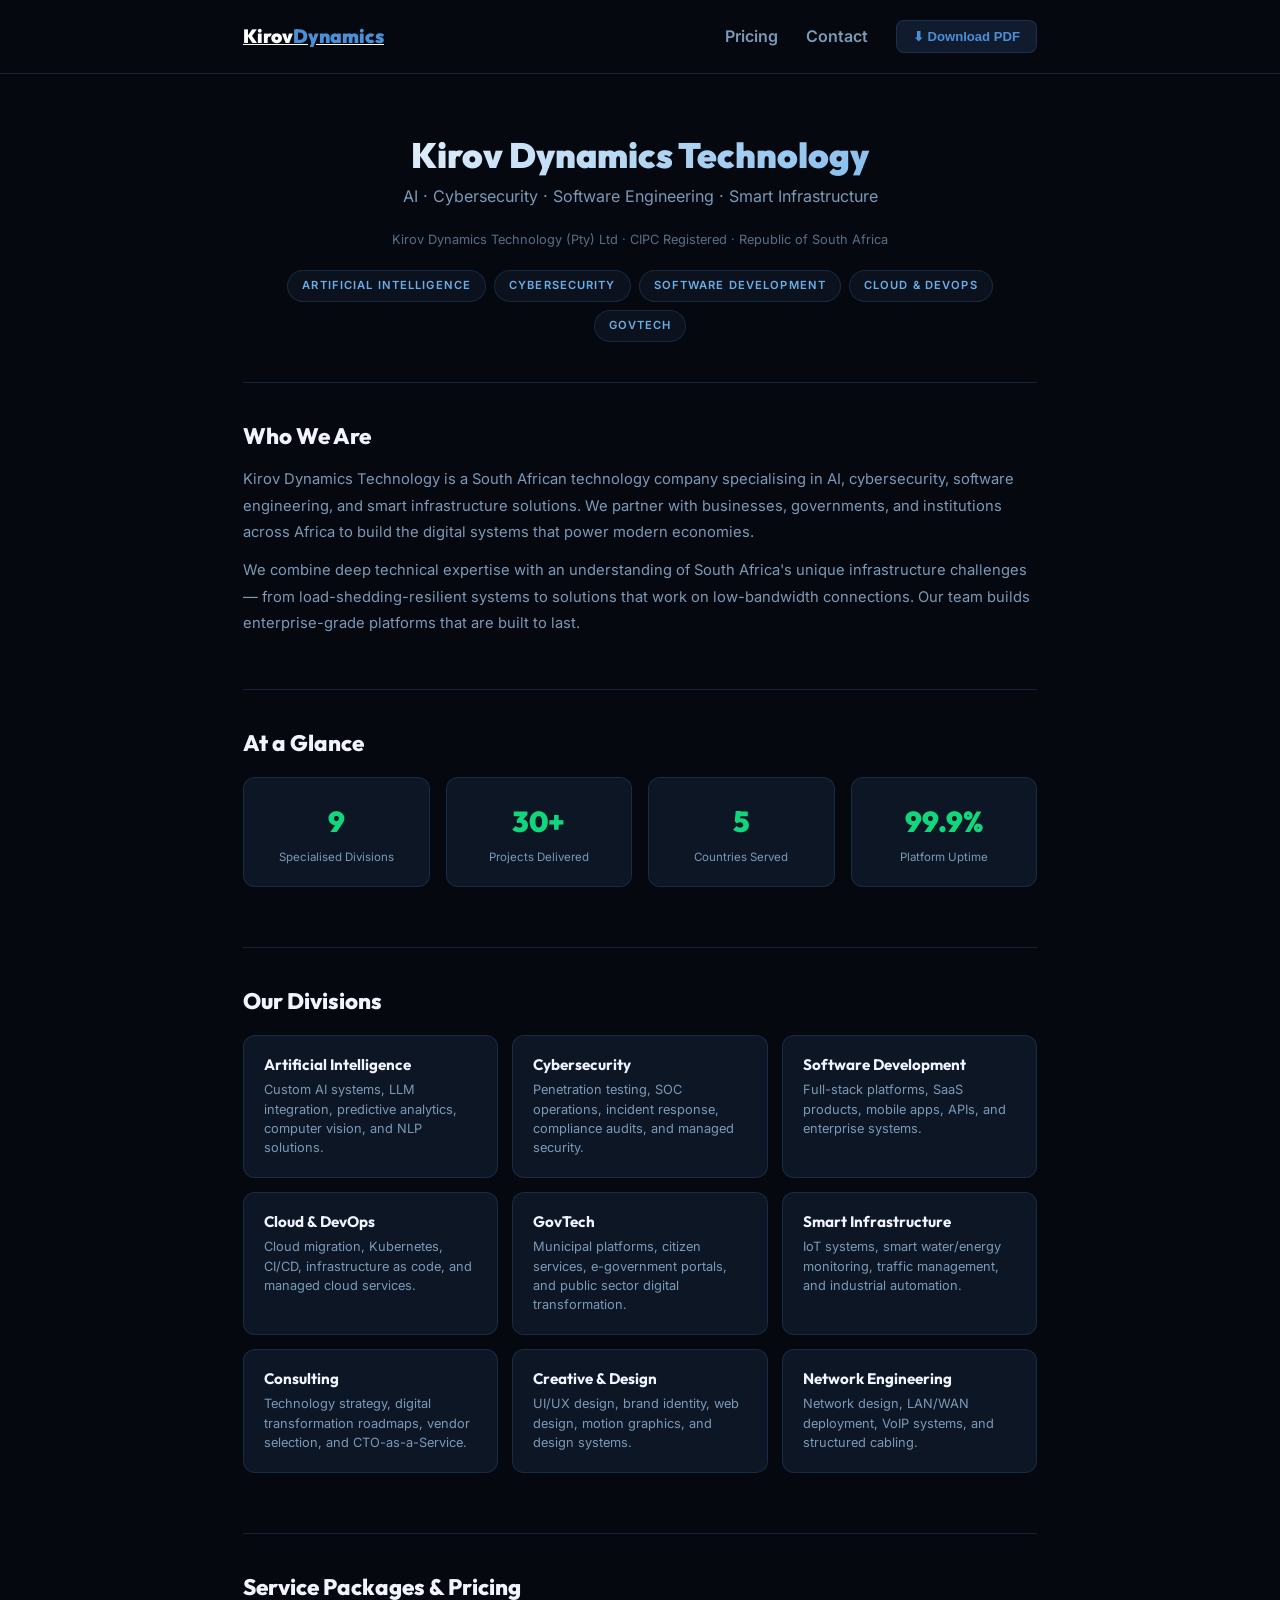
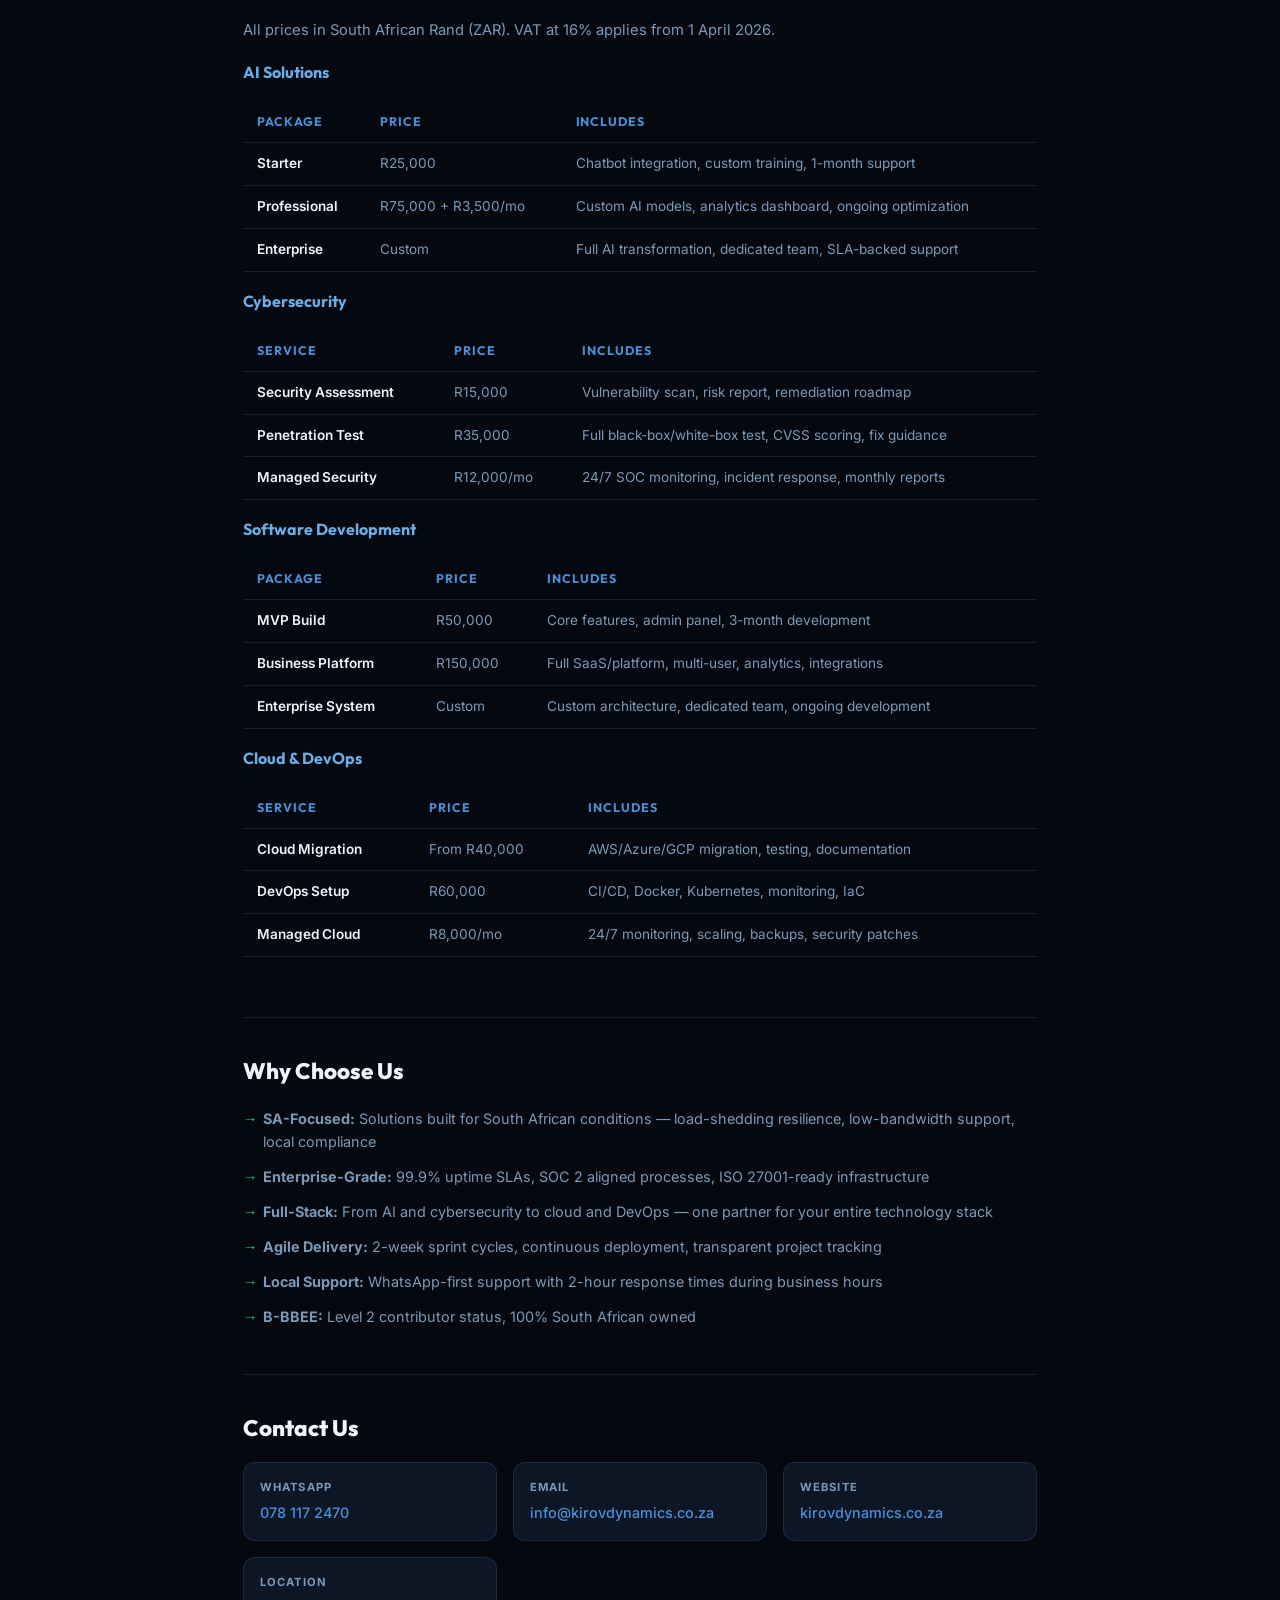
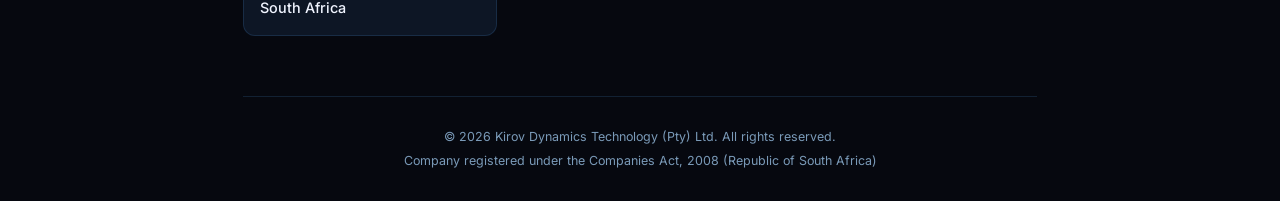
<file: docs/company-profile.html>
<!DOCTYPE html>
<html lang="en" data-home="./">
<head>
  <meta charset="UTF-8">
  <meta name="viewport" content="width=device-width, initial-scale=1.0">
<meta name="theme-color" content="#0a1628">
<link rel="canonical" href="https://kirov-dynamics-technology.github.io/kirov-dynamics/company-profile.html">
<meta name="description" content="Company profile for Kirov Dynamics Technology - AI, cybersecurity, software engineering, and smart infrastructure for Africa's digital economy.">
<link rel="icon" href="favicon.svg" type="image/svg+xml">
<link rel="apple-touch-icon" href="apple-touch-icon.png">
<meta property="og:site_name" content="Kirov Dynamics Technology">
<meta property="og:title" content="Company Profile — Kirov Dynamics Technology (Pty) Ltd">
<meta property="og:description" content="Company profile for Kirov Dynamics Technology - AI, cybersecurity, software engineering, and smart infrastructure for Africa's digital economy.">
<meta property="og:type" content="website">
<meta property="og:locale" content="en_ZA">
<meta property="og:url" content="https://kirov-dynamics-technology.github.io/kirov-dynamics/company-profile.html">
<meta property="og:image" content="https://kirov-dynamics-technology.github.io/kirov-dynamics/og-image.png">
<meta property="og:image:width" content="1200">
<meta property="og:image:height" content="630">
<meta property="og:image:alt" content="Kirov Dynamics Technology - automation, AI, data, cybersecurity and GovTech for South African organisations.">
<meta name="twitter:card" content="summary_large_image">
<meta name="twitter:title" content="Company Profile — Kirov Dynamics Technology (Pty) Ltd">
<meta name="twitter:description" content="Company profile for Kirov Dynamics Technology - AI, cybersecurity, software engineering, and smart infrastructure for Africa's digital economy.">
<meta name="twitter:image" content="https://kirov-dynamics-technology.github.io/kirov-dynamics/og-image.png">
  <title>Company Profile — Kirov Dynamics Technology (Pty) Ltd</title>
<link rel="preload" href="assets/fonts/inter-var.woff2" as="font" type="font/woff2" crossorigin>
  <link rel="preload" href="assets/fonts/outfit-var.woff2" as="font" type="font/woff2" crossorigin>
  <style>@font-face{font-family:'Inter';font-style:normal;font-weight:100 900;font-display:swap;src:url('assets/fonts/inter-var.woff2') format('woff2');unicode-range:U+0000-00FF, U+0131, U+0152-0153, U+02BB-02BC, U+02C6, U+02DA, U+02DC, U+0304, U+0308, U+0329, U+2000-206F, U+20AC, U+2122, U+2191, U+2193, U+2212, U+2215, U+FEFF, U+FFFD}
@font-face{font-family:'Outfit';font-style:normal;font-weight:100 900;font-display:swap;src:url('assets/fonts/outfit-var.woff2') format('woff2');unicode-range:U+0000-00FF, U+0131, U+0152-0153, U+02BB-02BC, U+02C6, U+02DA, U+02DC, U+0304, U+0308, U+0329, U+2000-206F, U+20AC, U+2122, U+2191, U+2193, U+2212, U+2215, U+FEFF, U+FFFD}</style>
  <style>
    :root{--bg:#06080f;--bg-card:#0d1625;--primary:#1a3664;--accent:#4a90d9;--accent-lite:#6aaee8;--teal:#00c8f8;--green:#10d67c;--gold:#f59e0b;--text:#f0f4ff;--muted:#7a9ab8;--border:rgba(74,144,217,0.18)}
    *,*::before,*::after{margin:0;padding:0;box-sizing:border-box}
    html{overflow-x:hidden}
    body{font-family:'Inter',sans-serif;background:var(--bg);color:var(--text);line-height:1.6}
    h1,h2,h3,h4{font-family:'Outfit',sans-serif;line-height:1.2}
    .container{max-width:850px;margin:0 auto;padding:0 28px}
    nav{padding:20px 0;border-bottom:1px solid var(--border);display:flex;align-items:center;justify-content:space-between}
    .nav-logo{font-family:'Outfit',sans-serif;font-size:1.2rem;font-weight:900;color:#fff}
    .nav-logo span{color:var(--accent)}
    .nav-links{display:flex;gap:28px;align-items:center;flex-wrap:nowrap;white-space:nowrap;flex-shrink:0}
    .nav-links a{font-size:16px;font-weight:600;color:var(--muted);transition:0.25s;white-space:nowrap;flex-shrink:0;display:inline-flex;align-items:center;text-decoration:none;background:none !important}
    .nav-links a:hover{color:var(--accent)}
    .print-btn{font-size:0.82rem;font-weight:600;padding:8px 16px;border-radius:8px;background:rgba(74,144,217,0.15);border:1px solid var(--border);color:var(--accent);cursor:pointer;transition:0.2s}
    .print-btn:hover{background:rgba(74,144,217,0.25)}

    .profile-header{padding:60px 0 40px;text-align:center;border-bottom:1px solid var(--border)}
    .profile-header h1{font-size:2.2rem;font-weight:900;margin-bottom:8px;background:linear-gradient(135deg,#fff,var(--accent-lite));-webkit-background-clip:text;-webkit-text-fill-color:transparent;background-clip:text}
    .profile-header .subtitle{font-size:1rem;color:var(--muted);margin-bottom:20px}
    .profile-header .reg{font-size:0.8rem;color:var(--muted);opacity:0.7}
    .tag-row{display:flex;flex-wrap:wrap;gap:8px;justify-content:center;margin-top:20px}
    .tag{font-size:0.7rem;font-weight:600;letter-spacing:0.1em;text-transform:uppercase;padding:6px 14px;border-radius:50px;border:1px solid var(--border);color:var(--accent-lite);background:rgba(74,144,217,0.08)}

    .section{padding:40px 0;border-bottom:1px solid var(--border)}
    .section h2{font-size:1.4rem;font-weight:800;margin-bottom:16px;color:var(--text)}
    .section p{font-size:0.92rem;color:var(--muted);line-height:1.8;margin-bottom:12px}
    .section ul{padding-left:0;list-style:none}
    .section li{font-size:0.9rem;color:var(--muted);padding:6px 0 6px 20px;position:relative;line-height:1.6}
    .section li::before{content:'→';position:absolute;left:0;color:var(--green);font-weight:700}

    .stats-grid{display:grid;grid-template-columns:repeat(4,1fr);gap:16px;margin:20px 0}
    .stat-card{text-align:center;padding:20px 12px;border-radius:12px;background:var(--bg-card);border:1px solid var(--border)}
    .stat-card .num{font-size:1.8rem;font-weight:900;color:var(--green);font-family:'Outfit',sans-serif}
    .stat-card .lbl{font-size:0.72rem;color:var(--muted);margin-top:4px}

    .services-grid{display:grid;grid-template-columns:repeat(auto-fit,minmax(220px,1fr));gap:14px;margin:20px 0}
    .svc-card{padding:20px;border-radius:12px;background:var(--bg-card);border:1px solid var(--border)}
    .svc-card h4{font-size:0.95rem;font-weight:700;margin-bottom:6px}
    .svc-card p{font-size:0.8rem;color:var(--muted);line-height:1.5;margin:0}

    .pricing-table{width:100%;border-collapse:collapse;margin:20px 0}
    .pricing-table th,.pricing-table td{text-align:left;padding:10px 14px;font-size:0.85rem;border-bottom:1px solid var(--border)}
    .pricing-table th{color:var(--accent);font-weight:700;font-family:'Outfit',sans-serif;font-size:0.78rem;letter-spacing:0.08em;text-transform:uppercase}
    .pricing-table td{color:var(--muted)}
    .pricing-table td:first-child{color:var(--text);font-weight:600}
    .pricing-table tr:hover td{background:rgba(74,144,217,0.05)}

    .contact-grid{display:grid;grid-template-columns:repeat(auto-fit,minmax(200px,1fr));gap:16px;margin:20px 0}
    .contact-item{padding:16px;border-radius:12px;background:var(--bg-card);border:1px solid var(--border)}
    .contact-item .clbl{font-size:0.7rem;font-weight:700;letter-spacing:0.1em;text-transform:uppercase;color:var(--muted);margin-bottom:4px}
    .contact-item .cval{font-size:0.9rem;color:var(--text);font-weight:500}
    .contact-item a{color:var(--accent);text-decoration:none}
    .contact-item a:hover{text-decoration:underline}

    footer{padding:30px 0;text-align:center;font-size:0.78rem;color:var(--muted)}
    footer .line{margin-bottom:4px}

    @media print{
      body{background:#fff;color:#111}
      nav,.print-btn{display:none}
      .section,.stat-card,.svc-card,.contact-item{border-color:#ddd;background:#f9f9f9}
      .profile-header h1{background:none;-webkit-text-fill-color:#111}
      .tag{color:#333;border-color:#ccc;background:#f0f0f0}
      .stat-card .num{color:#1a6b3f}
      .section h2{color:#111}
      .section p,.section li,.pricing-table td{color:#333}
      .pricing-table th{color:#1a3664}
      .contact-item .cval{color:#111}
      .contact-item a{color:#1a3664}
    }
  </style>
<!-- refresh-to-home -->
<script>
/* Refreshing ANY page returns to the homepage. Normal link navigation is left alone.
   A reload is detected from three independent signals, because browsers disagree:
   the Navigation Timing type can read "navigate" after a real refresh, and
   performance.navigation is deprecated and missing from some browsers. */
(function(){
  if (window.top !== window.self) return;      // never fight our own device-mockup iframe
  try {
    var path = location.pathname.replace(/\/+$/, '/');
    var home = new URL(document.documentElement.getAttribute('data-home') || './', location.href)
                 .pathname.replace(/\/+$/, '/');
    var reload = false;

    // 1. Navigation Timing Level 2
    try {
      var n = performance.getEntriesByType && performance.getEntriesByType('navigation')[0];
      if (n && n.type) reload = n.type === 'reload';
    } catch (e) {}

    // 2. deprecated Navigation Timing Level 1
    if (!reload) {
      try { reload = !!(performance.navigation && performance.navigation.type === 1); } catch (e) {}
    }

    // 3. Same URL as the previous document in this tab. A refresh re-enters the identical
    //    URL; ordinary navigation always changes it. Recorded on every page, the
    //    homepage included, so coming back to a page you already visited is not a
    //    false positive. Needs no time window, so a slow reload still counts.
    try {
      var k = 'rth:last';
      if (sessionStorage.getItem(k) === path) reload = true;
      sessionStorage.setItem(k, path);
    } catch (e) {}

    if (reload && path !== home) location.replace(home);
  } catch (e) {}
})();
</script>


<script src="assets/js/tracking.js" defer></script>
<script type="application/ld+json">
{"@context":"https://schema.org","@graph":[
{"@type":"AboutPage","@id":"https://kirov-dynamics-technology.github.io/kirov-dynamics/company-profile.html#page","name":"Company Profile","url":"https://kirov-dynamics-technology.github.io/kirov-dynamics/company-profile.html","about":{"@id":"https://kirov-dynamics-technology.github.io/kirov-dynamics/#org"},"mainEntity":{"@id":"https://kirov-dynamics-technology.github.io/kirov-dynamics/#org"}},
{"@type":"BreadcrumbList","@id":"https://kirov-dynamics-technology.github.io/kirov-dynamics/company-profile.html#breadcrumb","itemListElement":[{"@type":"ListItem","position":1,"name":"Home","item":"https://kirov-dynamics-technology.github.io/kirov-dynamics/"},{"@type":"ListItem","position":2,"name":"Company Profile","item":"https://kirov-dynamics-technology.github.io/kirov-dynamics/company-profile.html"}]}
]}
</script>
</head>
<body>

<nav>
  <div class="container" style="display:flex;align-items:center;justify-content:space-between;width:100%">
    <a href="index.html" class="nav-logo">Kirov<span>Dynamics</span></a>
    <div class="nav-links">
      <a href="pricing.html">Pricing</a>
      <a href="index.html#contact">Contact</a>
      <button type="button" class="print-btn" onclick="window.print()">⬇ Download PDF</button>
    </div>
  </div>
</nav>

<div class="container">

  <div class="profile-header">
    <h1>Kirov Dynamics Technology</h1>
    <p class="subtitle">AI · Cybersecurity · Software Engineering · Smart Infrastructure</p>
    <p class="reg">Kirov Dynamics Technology (Pty) Ltd · CIPC Registered · Republic of South Africa</p>
    <div class="tag-row">
      <span class="tag">Artificial Intelligence</span>
      <span class="tag">Cybersecurity</span>
      <span class="tag">Software Development</span>
      <span class="tag">Cloud & DevOps</span>
      <span class="tag">GovTech</span>
    </div>
  </div>

  <div class="section">
    <h2>Who We Are</h2>
    <p>Kirov Dynamics Technology is a South African technology company specialising in AI, cybersecurity, software engineering, and smart infrastructure solutions. We partner with businesses, governments, and institutions across Africa to build the digital systems that power modern economies.</p>
    <p>We combine deep technical expertise with an understanding of South Africa's unique infrastructure challenges — from load-shedding-resilient systems to solutions that work on low-bandwidth connections. Our team builds enterprise-grade platforms that are built to last.</p>
  </div>

  <div class="section">
    <h2>At a Glance</h2>
    <div class="stats-grid">
      <div class="stat-card"><div class="num">9</div><div class="lbl">Specialised Divisions</div></div>
      <div class="stat-card"><div class="num">30+</div><div class="lbl">Projects Delivered</div></div>
      <div class="stat-card"><div class="num">5</div><div class="lbl">Countries Served</div></div>
      <div class="stat-card"><div class="num">99.9%</div><div class="lbl">Platform Uptime</div></div>
    </div>
  </div>

  <div class="section">
    <h2>Our Divisions</h2>
    <div class="services-grid">
      <div class="svc-card">
        <h4>Artificial Intelligence</h4>
        <p>Custom AI systems, LLM integration, predictive analytics, computer vision, and NLP solutions.</p>
      </div>
      <div class="svc-card">
        <h4>Cybersecurity</h4>
        <p>Penetration testing, SOC operations, incident response, compliance audits, and managed security.</p>
      </div>
      <div class="svc-card">
        <h4>Software Development</h4>
        <p>Full-stack platforms, SaaS products, mobile apps, APIs, and enterprise systems.</p>
      </div>
      <div class="svc-card">
        <h4>Cloud & DevOps</h4>
        <p>Cloud migration, Kubernetes, CI/CD, infrastructure as code, and managed cloud services.</p>
      </div>
      <div class="svc-card">
        <h4>GovTech</h4>
        <p>Municipal platforms, citizen services, e-government portals, and public sector digital transformation.</p>
      </div>
      <div class="svc-card">
        <h4>Smart Infrastructure</h4>
        <p>IoT systems, smart water/energy monitoring, traffic management, and industrial automation.</p>
      </div>
      <div class="svc-card">
        <h4>Consulting</h4>
        <p>Technology strategy, digital transformation roadmaps, vendor selection, and CTO-as-a-Service.</p>
      </div>
      <div class="svc-card">
        <h4>Creative & Design</h4>
        <p>UI/UX design, brand identity, web design, motion graphics, and design systems.</p>
      </div>
      <div class="svc-card">
        <h4>Network Engineering</h4>
        <p>Network design, LAN/WAN deployment, VoIP systems, and structured cabling.</p>
      </div>
    </div>
  </div>

  <div class="section">
    <h2>Service Packages & Pricing</h2>
    <p>All prices in South African Rand (ZAR). VAT at 16% applies from 1 April 2026.</p>

    <h3 style="font-size:1rem;font-weight:700;margin:20px 0 10px;color:var(--accent-lite)">AI Solutions</h3>
    <table class="pricing-table">
      <thead><tr><th>Package</th><th>Price</th><th>Includes</th></tr></thead>
      <tbody>
        <tr><td>Starter</td><td>R25,000</td><td>Chatbot integration, custom training, 1-month support</td></tr>
        <tr><td>Professional</td><td>R75,000 + R3,500/mo</td><td>Custom AI models, analytics dashboard, ongoing optimization</td></tr>
        <tr><td>Enterprise</td><td>Custom</td><td>Full AI transformation, dedicated team, SLA-backed support</td></tr>
      </tbody>
    </table>

    <h3 style="font-size:1rem;font-weight:700;margin:20px 0 10px;color:var(--accent-lite)">Cybersecurity</h3>
    <table class="pricing-table">
      <thead><tr><th>Service</th><th>Price</th><th>Includes</th></tr></thead>
      <tbody>
        <tr><td>Security Assessment</td><td>R15,000</td><td>Vulnerability scan, risk report, remediation roadmap</td></tr>
        <tr><td>Penetration Test</td><td>R35,000</td><td>Full black-box/white-box test, CVSS scoring, fix guidance</td></tr>
        <tr><td>Managed Security</td><td>R12,000/mo</td><td>24/7 SOC monitoring, incident response, monthly reports</td></tr>
      </tbody>
    </table>

    <h3 style="font-size:1rem;font-weight:700;margin:20px 0 10px;color:var(--accent-lite)">Software Development</h3>
    <table class="pricing-table">
      <thead><tr><th>Package</th><th>Price</th><th>Includes</th></tr></thead>
      <tbody>
        <tr><td>MVP Build</td><td>R50,000</td><td>Core features, admin panel, 3-month development</td></tr>
        <tr><td>Business Platform</td><td>R150,000</td><td>Full SaaS/platform, multi-user, analytics, integrations</td></tr>
        <tr><td>Enterprise System</td><td>Custom</td><td>Custom architecture, dedicated team, ongoing development</td></tr>
      </tbody>
    </table>

    <h3 style="font-size:1rem;font-weight:700;margin:20px 0 10px;color:var(--accent-lite)">Cloud & DevOps</h3>
    <table class="pricing-table">
      <thead><tr><th>Service</th><th>Price</th><th>Includes</th></tr></thead>
      <tbody>
        <tr><td>Cloud Migration</td><td>From R40,000</td><td>AWS/Azure/GCP migration, testing, documentation</td></tr>
        <tr><td>DevOps Setup</td><td>R60,000</td><td>CI/CD, Docker, Kubernetes, monitoring, IaC</td></tr>
        <tr><td>Managed Cloud</td><td>R8,000/mo</td><td>24/7 monitoring, scaling, backups, security patches</td></tr>
      </tbody>
    </table>
  </div>

  <div class="section">
    <h2>Why Choose Us</h2>
    <ul>
      <li><strong>SA-Focused:</strong> Solutions built for South African conditions — load-shedding resilience, low-bandwidth support, local compliance</li>
      <li><strong>Enterprise-Grade:</strong> 99.9% uptime SLAs, SOC 2 aligned processes, ISO 27001-ready infrastructure</li>
      <li><strong>Full-Stack:</strong> From AI and cybersecurity to cloud and DevOps — one partner for your entire technology stack</li>
      <li><strong>Agile Delivery:</strong> 2-week sprint cycles, continuous deployment, transparent project tracking</li>
      <li><strong>Local Support:</strong> WhatsApp-first support with 2-hour response times during business hours</li>
      <li><strong>B-BBEE:</strong> Level 2 contributor status, 100% South African owned</li>
    </ul>
  </div>

  <div class="section">
    <h2>Contact Us</h2>
    <div class="contact-grid">
      <div class="contact-item">
        <div class="clbl">WhatsApp</div>
        <div class="cval"><a href="https://wa.me/27781172470">078 117 2470</a></div>
      </div>
      <div class="contact-item">
        <div class="clbl">Email</div>
        <div class="cval"><a href="mailto:info@kirovdynamics.co.za">info@kirovdynamics.co.za</a></div>
      </div>
      <div class="contact-item">
        <div class="clbl">Website</div>
        <div class="cval"><a href="https://kirov-dynamics-technology.github.io/kirov-dynamics/">kirovdynamics.co.za</a></div>
      </div>
      <div class="contact-item">
        <div class="clbl">Location</div>
        <div class="cval">South Africa</div>
      </div>
    </div>
  </div>

</div>

<footer>
  <p class="line">&copy; 2026 Kirov Dynamics Technology (Pty) Ltd. All rights reserved.</p>
  <p>Company registered under the Companies Act, 2008 (Republic of South Africa)</p>
</footer>

</body>
</html>
</file>
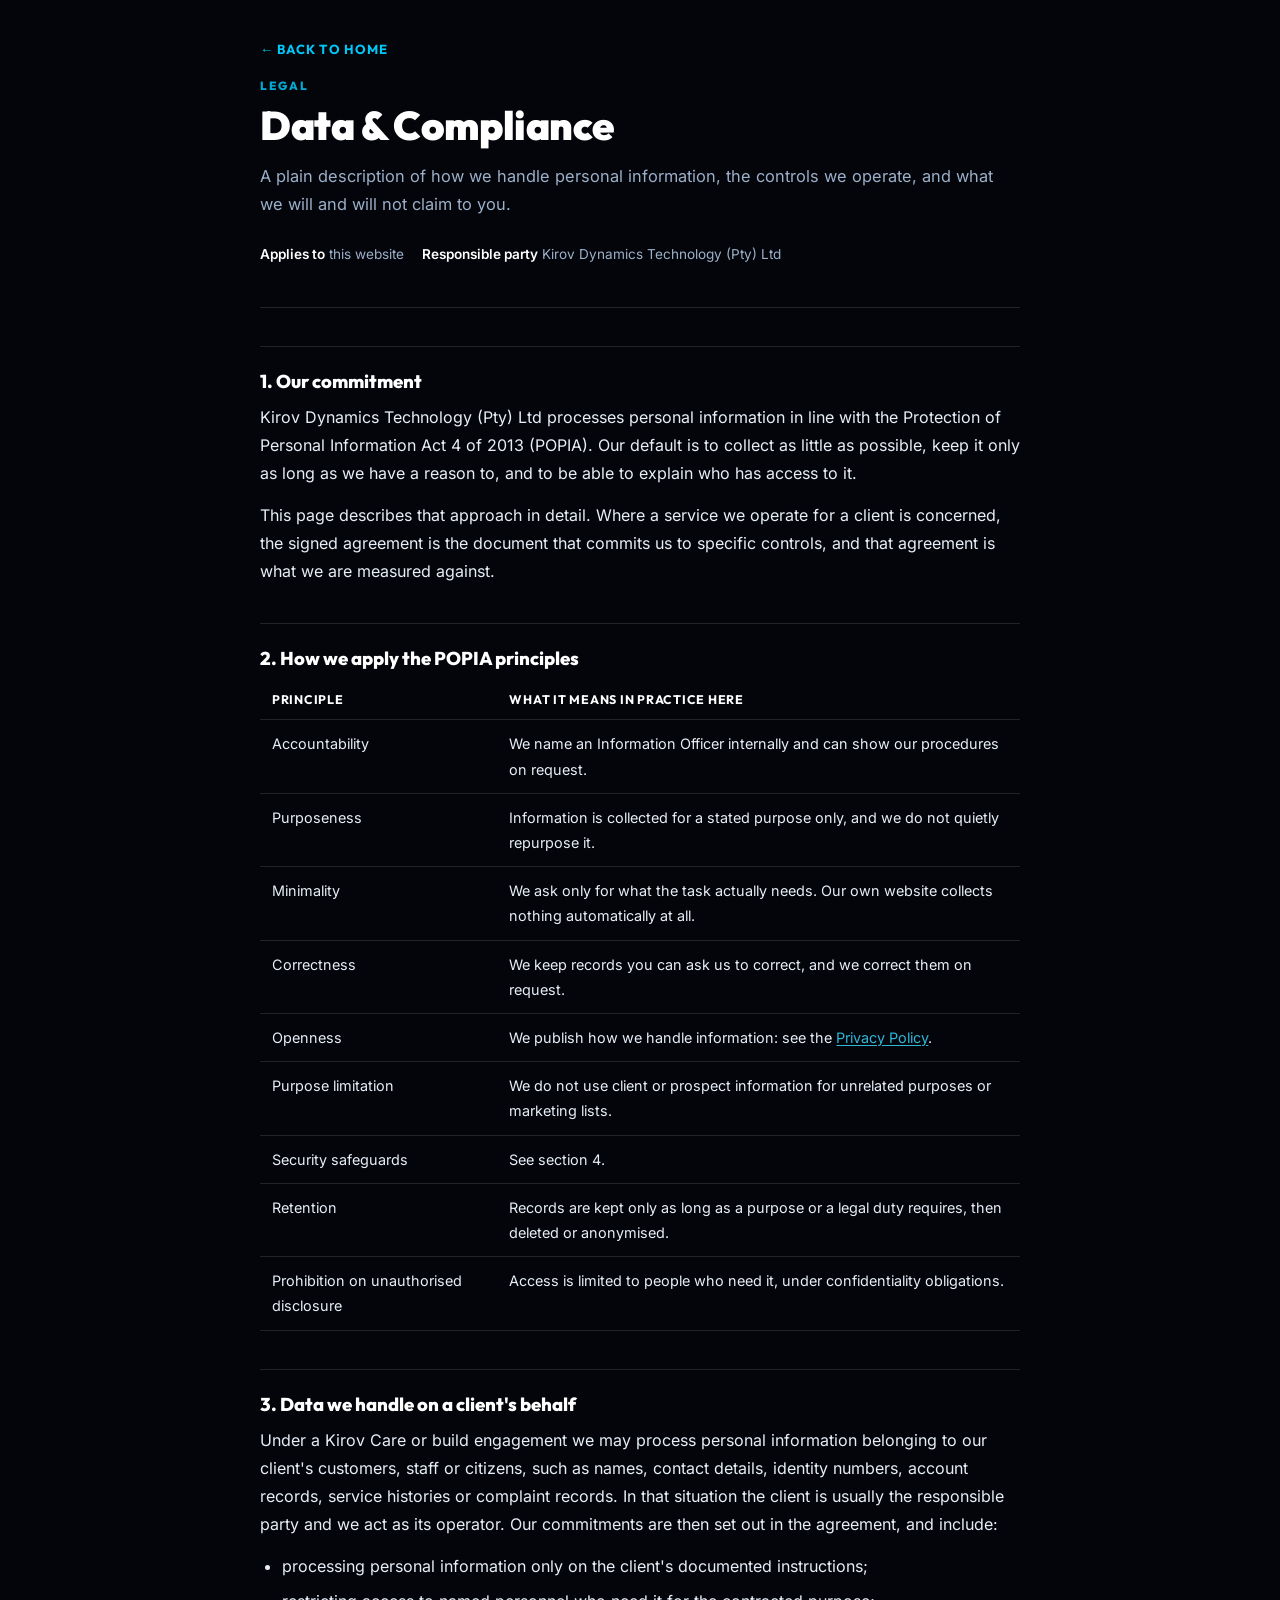
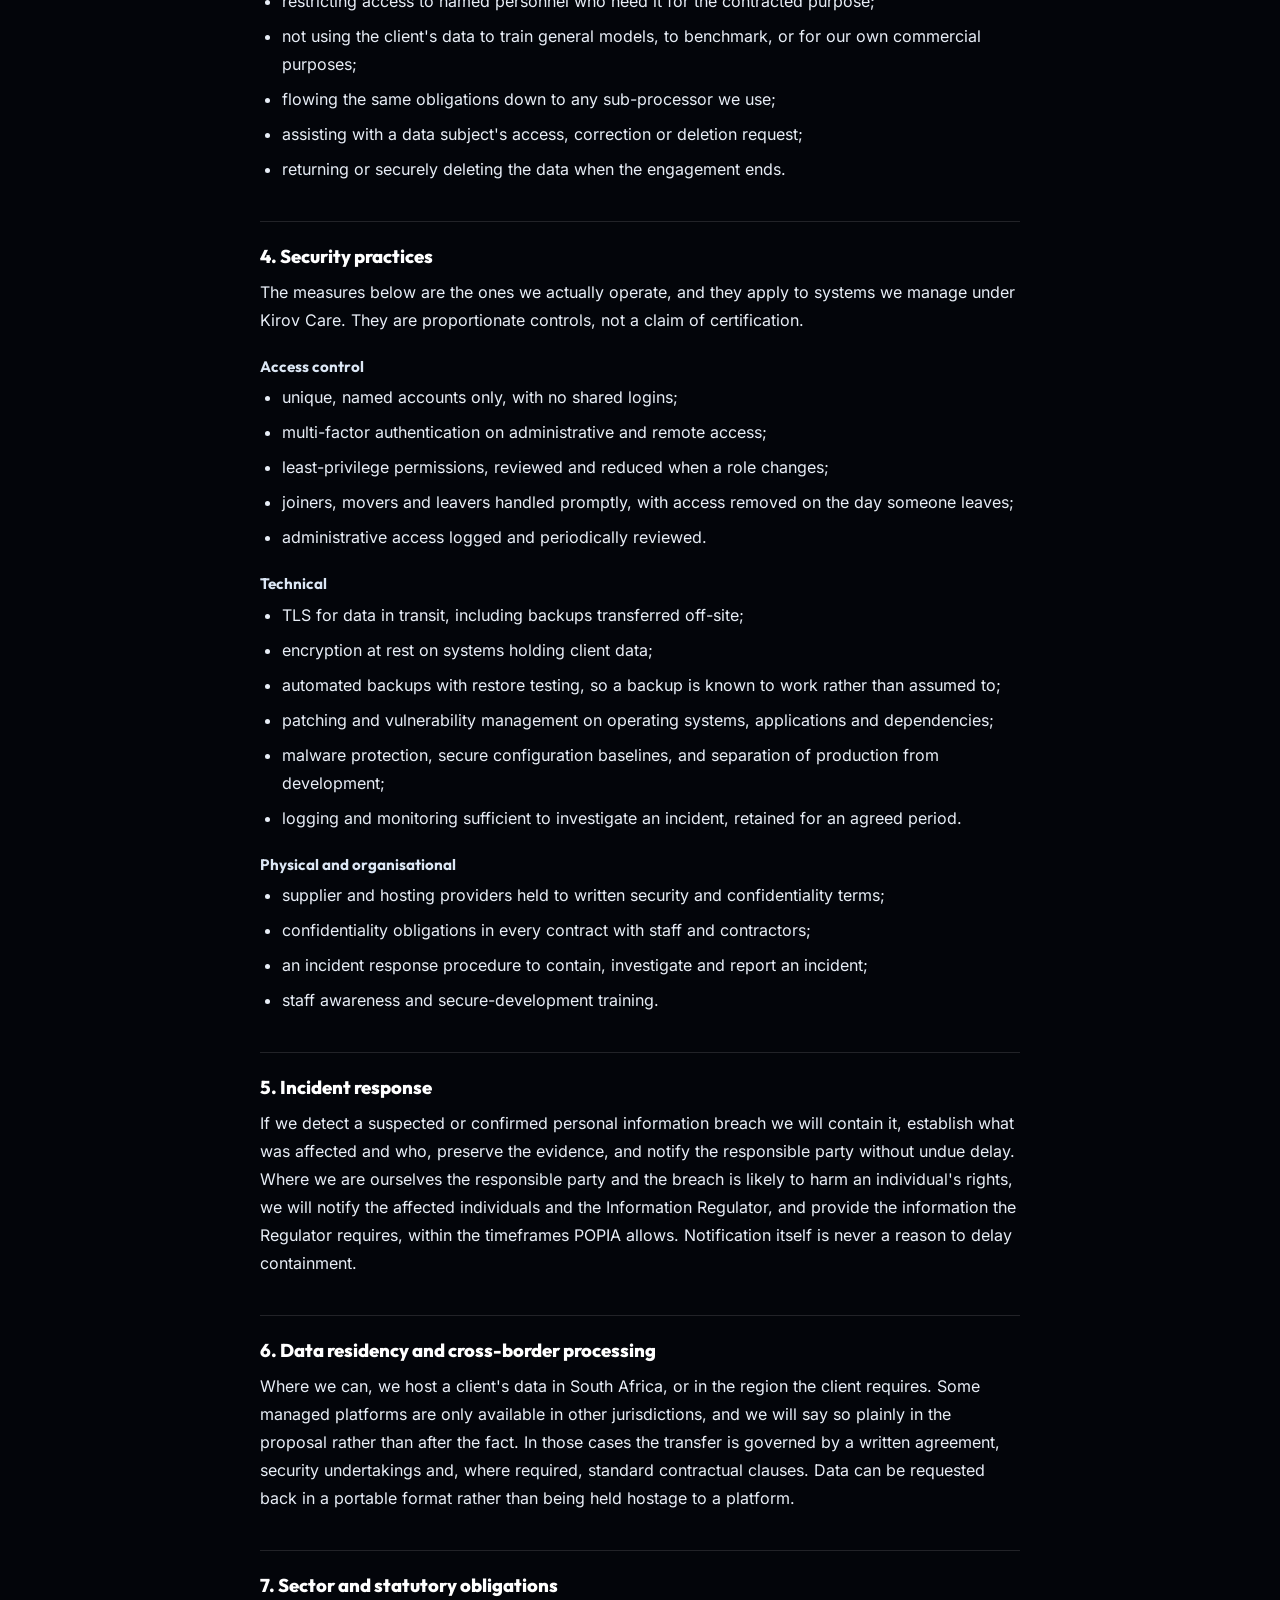
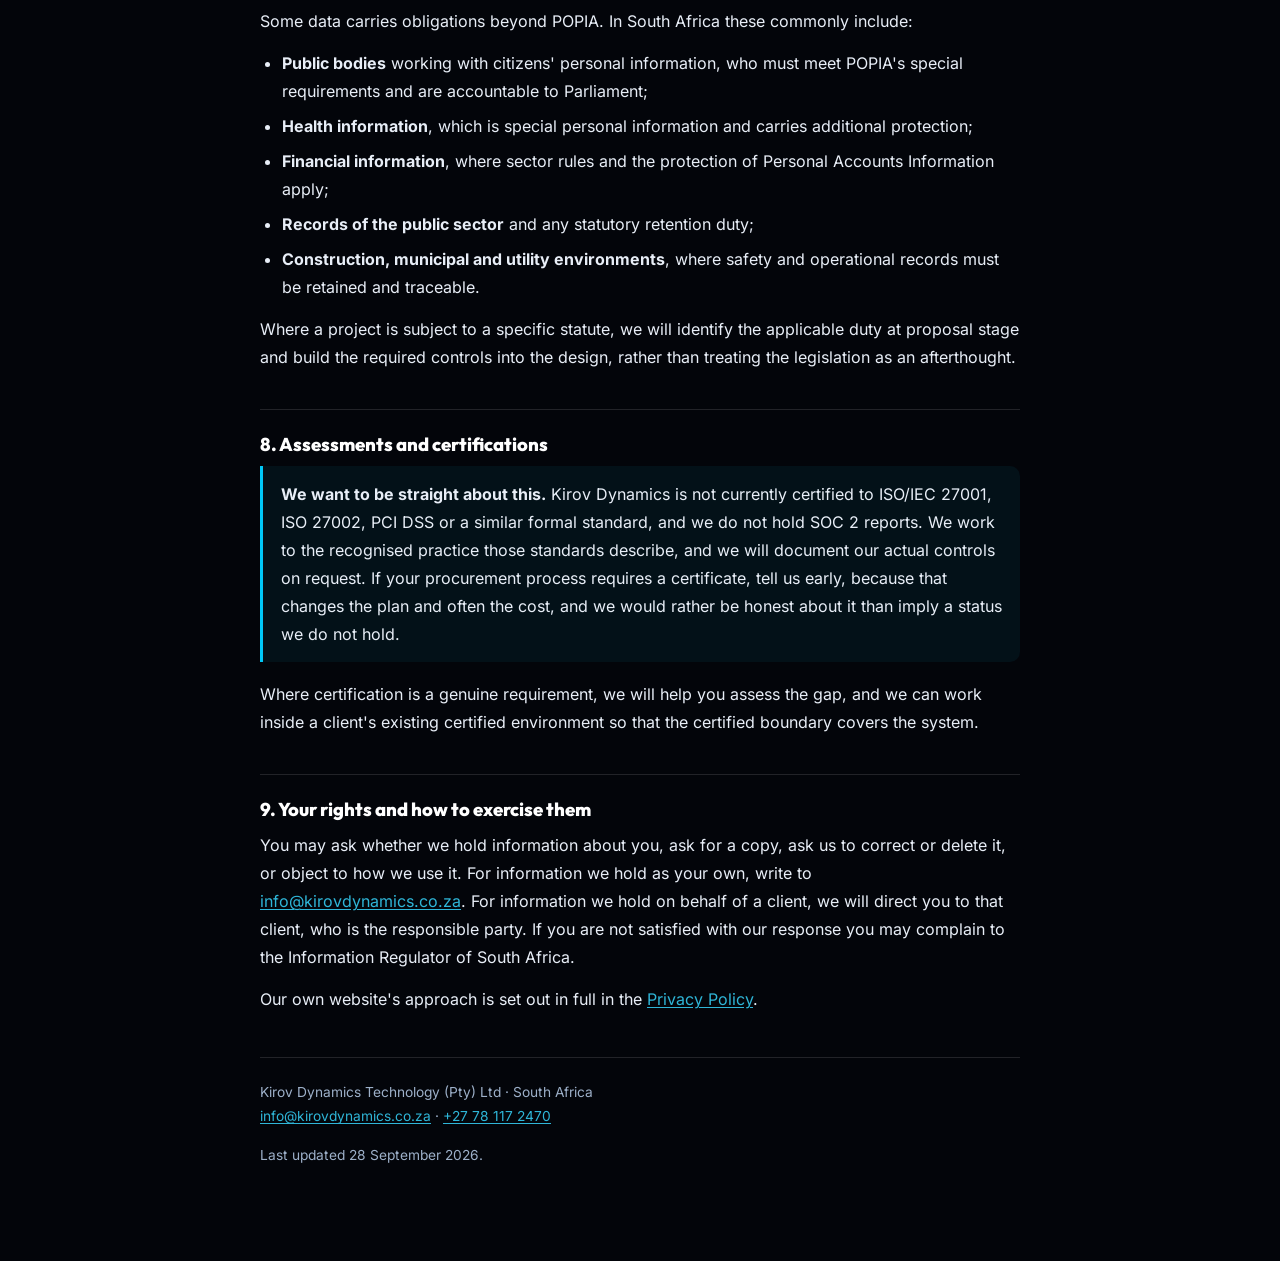
<file: docs/compliance.html>
<!DOCTYPE html>
<html lang="en-ZA" data-home="./">
<head>
  <meta charset="UTF-8">
  <meta name="viewport" content="width=device-width, initial-scale=1.0">
<meta name="theme-color" content="#0a1628">
<link rel="canonical" href="https://kirov-dynamics-technology.github.io/kirov-dynamics/compliance.html">
<meta name="description" content="How Kirov Dynamics Technology handles and protects personal information under POPIA, and the security practices behind our Kirov Care service.">
<link rel="icon" href="favicon.svg" type="image/svg+xml">
<link rel="apple-touch-icon" href="apple-touch-icon.png">
<link rel="preload" href="assets/fonts/inter-var.woff2" as="font" type="font/woff2" crossorigin>
<link rel="preload" href="assets/fonts/outfit-var.woff2" as="font" type="font/woff2" crossorigin>
<style>@font-face{font-family:'Inter';font-style:normal;font-weight:100 900;font-display:swap;src:url('assets/fonts/inter-var.woff2') format('woff2');unicode-range:U+0000-00FF, U+0131, U+0152-0153, U+02BB-02BC, U+02C6, U+02DA, U+02DC, U+0304, U+0308, U+0329, U+2000-206F, U+20AC, U+2122, U+2191, U+2193, U+2212, U+2215, U+FEFF, U+FFFD}
@font-face{font-family:'Outfit';font-style:normal;font-weight:100 900;font-display:swap;src:url('assets/fonts/outfit-var.woff2') format('woff2');unicode-range:U+0000-00FF, U+0131, U+0152-0153, U+02BB-02BC, U+02C6, U+02DA, U+02DC, U+0304, U+0308, U+0329, U+2000-206F, U+20AC, U+2122, U+2191, U+2193, U+2212, U+2215, U+FEFF, U+FFFD}

    :root{--navy:#0a1628;--navy-mid:#0d1e35;--teal:#00c8f8;--teal-ink:#2fb6d8;--ink:#e8eef7;--muted:#9db0c9;--line:rgba(255,255,255,.12)}
    *{box-sizing:border-box}
    body{font-family:'Inter',sans-serif;background:#03050a;color:var(--ink);margin:0;padding:0 20px 80px;line-height:1.75;-webkit-text-size-adjust:100%}
    .wrap{max-width:760px;margin:0 auto}
    .back{display:inline-flex;align-items:center;gap:8px;margin:28px 0 8px;font:700 .82rem/1 'Outfit',sans-serif;letter-spacing:.08em;text-transform:uppercase;color:var(--teal);text-decoration:none;min-height:44px}
    .back:hover{color:#fff}
    .kicker{font:800 .74rem/1 'Outfit',sans-serif;letter-spacing:.16em;text-transform:uppercase;color:rgba(0,200,248,.85);margin:0 0 10px}
    h1{font:900 clamp(1.7rem,5vw,2.5rem)/1.15 'Outfit',sans-serif;color:#fff;letter-spacing:-.01em;margin:0 0 14px}
    .lede{color:var(--muted);font-size:1.02rem;margin:0 0 8px}
    .meta{display:flex;flex-wrap:wrap;gap:8px 18px;padding:16px 0 26px;margin:0 0 8px;border-bottom:1px solid var(--line);color:var(--muted);font-size:.85rem}
    .meta b{color:#fff;font-weight:600}
    h2{font:800 1.16rem/1.3 'Outfit',sans-serif;color:#fff;margin:38px 0 10px;padding-top:22px;border-top:1px solid var(--line)}
    h3{font:700 .95rem/1.4 'Outfit',sans-serif;color:#dce7f5;margin:22px 0 6px}
    p{margin:0 0 14px}
    ul,ol{margin:0 0 14px;padding-left:22px}
    li{margin:0 0 7px}
    a{color:var(--teal-ink);text-decoration:underline;text-underline-offset:2px}
    .card{background:linear-gradient(135deg,var(--navy),var(--navy-mid));border:1px solid var(--line);border-radius:14px;padding:18px 20px;margin:0 0 16px}
    .card p:last-child{margin-bottom:0}
    .note{border-left:3px solid var(--teal);background:rgba(0,200,248,.06);border-radius:0 10px 10px 0;padding:14px 18px;margin:0 0 18px}
    .note p:last-child{margin:0}
    table{width:100%;border-collapse:collapse;margin:0 0 18px;font-size:.9rem}
    th,td{text-align:left;padding:11px 12px;border-bottom:1px solid var(--line);vertical-align:top}
    th{font:700 .78rem/1.4 'Outfit',sans-serif;letter-spacing:.06em;text-transform:uppercase;color:#fff}
    .foot{margin-top:44px;padding-top:22px;border-top:1px solid var(--line);color:var(--muted);font-size:.86rem}
    @media(max-width:560px){ body{padding:0 16px 60px} table{font-size:.85rem} th,td{padding:9px 8px} }
  </style>
<meta property="og:site_name" content="Kirov Dynamics Technology">
<meta property="og:title" content="Data &amp; Compliance | Kirov Dynamics">
<meta property="og:description" content="How Kirov Dynamics Technology handles and protects personal information under POPIA, and the security practices behind our Kirov Care service.">
<meta property="og:type" content="article">
<meta property="og:locale" content="en_ZA">
<meta property="og:url" content="https://kirov-dynamics-technology.github.io/kirov-dynamics/compliance.html">
<meta property="og:image" content="https://kirov-dynamics-technology.github.io/kirov-dynamics/og-image.png">
<meta property="og:image:width" content="1200">
<meta property="og:image:height" content="630">
<meta property="og:image:alt" content="Kirov Dynamics Technology - automation, AI, data, cybersecurity and GovTech for South African organisations.">
<meta name="twitter:card" content="summary_large_image">
<meta name="twitter:title" content="Data &amp; Compliance | Kirov Dynamics">
<meta name="twitter:description" content="How Kirov Dynamics Technology handles and protects personal information under POPIA, and the security practices behind our Kirov Care service.">
<meta name="twitter:image" content="https://kirov-dynamics-technology.github.io/kirov-dynamics/og-image.png">
  <title>Data &amp; Compliance | Kirov Dynamics</title>
<!-- refresh-to-home -->
<script>
/* Refreshing ANY page returns to the homepage. Normal link navigation is left alone.
   A reload is detected from three independent signals, because browsers disagree:
   the Navigation Timing type can read "navigate" after a real refresh, and
   performance.navigation is deprecated and missing from some browsers. */
(function(){
  if (window.top !== window.self) return;      // never fight our own device-mockup iframe
  try {
    var path = location.pathname.replace(/\/+$/, '/');
    var home = new URL(document.documentElement.getAttribute('data-home') || './', location.href)
                 .pathname.replace(/\/+$/, '/');
    var reload = false;

    // 1. Navigation Timing Level 2
    try {
      var n = performance.getEntriesByType && performance.getEntriesByType('navigation')[0];
      if (n && n.type) reload = n.type === 'reload';
    } catch (e) {}

    // 2. deprecated Navigation Timing Level 1
    if (!reload) {
      try { reload = !!(performance.navigation && performance.navigation.type === 1); } catch (e) {}
    }

    // 3. Same URL as the previous document in this tab. A refresh re-enters the identical
    //    URL; ordinary navigation always changes it. Recorded on every page, the
    //    homepage included, so coming back to a page you already visited is not a
    //    false positive. Needs no time window, so a slow reload still counts.
    try {
      var k = 'rth:last';
      if (sessionStorage.getItem(k) === path) reload = true;
      sessionStorage.setItem(k, path);
    } catch (e) {}

    if (reload && path !== home) location.replace(home);
  } catch (e) {}
})();
</script>

<script src="assets/js/tracking.js" defer></script>
</head>
<body>
  <div class="wrap">
    <a href="index.html" class="back">&larr; Back to Home</a>
    <p class="kicker">Legal</p>
    <h1>Data &amp; Compliance</h1>
    <p class="lede">A plain description of how we handle personal information, the controls we operate, and what we will and will not claim to you.</p>
    <div class="meta"><p><b>Applies to</b> this website</p><p><b>Responsible party</b> Kirov Dynamics Technology (Pty) Ltd</p></div>

    <h2>1. Our commitment</h2>
    <p>Kirov Dynamics Technology (Pty) Ltd processes personal information in line with the Protection of Personal Information Act 4 of 2013 (POPIA). Our default is to collect as little as possible, keep it only as long as we have a reason to, and to be able to explain who has access to it.</p>
    <p>This page describes that approach in detail. Where a service we operate for a client is concerned, the signed agreement is the document that commits us to specific controls, and that agreement is what we are measured against.</p>

    <h2>2. How we apply the POPIA principles</h2>
    <table>
      <tr><th>Principle</th><th>What it means in practice here</th></tr>
      <tr><td>Accountability</td><td>We name an Information Officer internally and can show our procedures on request.</td></tr>
      <tr><td>Purposeness</td><td>Information is collected for a stated purpose only, and we do not quietly repurpose it.</td></tr>
      <tr><td>Minimality</td><td>We ask only for what the task actually needs. Our own website collects nothing automatically at all.</td></tr>
      <tr><td>Correctness</td><td>We keep records you can ask us to correct, and we correct them on request.</td></tr>
      <tr><td>Openness</td><td>We publish how we handle information: see the <a href="privacy.html">Privacy Policy</a>.</td></tr>
      <tr><td>Purpose limitation</td><td>We do not use client or prospect information for unrelated purposes or marketing lists.</td></tr>
      <tr><td>Security safeguards</td><td>See section 4.</td></tr>
      <tr><td>Retention</td><td>Records are kept only as long as a purpose or a legal duty requires, then deleted or anonymised.</td></tr>
      <tr><td>Prohibition on unauthorised disclosure</td><td>Access is limited to people who need it, under confidentiality obligations.</td></tr>
    </table>

    <h2>3. Data we handle on a client's behalf</h2>
    <p>Under a Kirov Care or build engagement we may process personal information belonging to our client's customers, staff or citizens, such as names, contact details, identity numbers, account records, service histories or complaint records. In that situation the client is usually the responsible party and we act as its operator. Our commitments are then set out in the agreement, and include:</p>
    <ul>
      <li>processing personal information only on the client's documented instructions;</li>
      <li>restricting access to named personnel who need it for the contracted purpose;</li>
      <li>not using the client's data to train general models, to benchmark, or for our own commercial purposes;</li>
      <li>flowing the same obligations down to any sub-processor we use;</li>
      <li>assisting with a data subject's access, correction or deletion request;</li>
      <li>returning or securely deleting the data when the engagement ends.</li>
    </ul>

    <h2>4. Security practices</h2>
    <p>The measures below are the ones we actually operate, and they apply to systems we manage under Kirov Care. They are proportionate controls, not a claim of certification.</p>
    <h3>Access control</h3>
    <ul>
      <li>unique, named accounts only, with no shared logins;</li>
      <li>multi-factor authentication on administrative and remote access;</li>
      <li>least-privilege permissions, reviewed and reduced when a role changes;</li>
      <li>joiners, movers and leavers handled promptly, with access removed on the day someone leaves;</li>
      <li>administrative access logged and periodically reviewed.</li>
    </ul>
    <h3>Technical</h3>
    <ul>
      <li>TLS for data in transit, including backups transferred off-site;</li>
      <li>encryption at rest on systems holding client data;</li>
      <li>automated backups with restore testing, so a backup is known to work rather than assumed to;</li>
      <li>patching and vulnerability management on operating systems, applications and dependencies;</li>
      <li>malware protection, secure configuration baselines, and separation of production from development;</li>
      <li>logging and monitoring sufficient to investigate an incident, retained for an agreed period.</li>
    </ul>
    <h3>Physical and organisational</h3>
    <ul>
      <li>supplier and hosting providers held to written security and confidentiality terms;</li>
      <li>confidentiality obligations in every contract with staff and contractors;</li>
      <li>an incident response procedure to contain, investigate and report an incident;</li>
      <li>staff awareness and secure-development training.</li>
    </ul>

    <h2>5. Incident response</h2>
    <p>If we detect a suspected or confirmed personal information breach we will contain it, establish what was affected and who, preserve the evidence, and notify the responsible party without undue delay. Where we are ourselves the responsible party and the breach is likely to harm an individual's rights, we will notify the affected individuals and the Information Regulator, and provide the information the Regulator requires, within the timeframes POPIA allows. Notification itself is never a reason to delay containment.</p>

    <h2>6. Data residency and cross-border processing</h2>
    <p>Where we can, we host a client's data in South Africa, or in the region the client requires. Some managed platforms are only available in other jurisdictions, and we will say so plainly in the proposal rather than after the fact. In those cases the transfer is governed by a written agreement, security undertakings and, where required, standard contractual clauses. Data can be requested back in a portable format rather than being held hostage to a platform.</p>

    <h2>7. Sector and statutory obligations</h2>
    <p>Some data carries obligations beyond POPIA. In South Africa these commonly include:</p>
    <ul>
      <li><b>Public bodies</b> working with citizens' personal information, who must meet POPIA's special requirements and are accountable to Parliament;</li>
      <li><b>Health information</b>, which is special personal information and carries additional protection;</li>
      <li><b>Financial information</b>, where sector rules and the protection of Personal Accounts Information apply;</li>
      <li><b>Records of the public sector</b> and any statutory retention duty;</li>
      <li><b>Construction, municipal and utility environments</b>, where safety and operational records must be retained and traceable.</li>
    </ul>
    <p>Where a project is subject to a specific statute, we will identify the applicable duty at proposal stage and build the required controls into the design, rather than treating the legislation as an afterthought.</p>

    <h2>8. Assessments and certifications</h2>
    <div class="note">
      <p><b>We want to be straight about this.</b> Kirov Dynamics is not currently certified to ISO/IEC 27001, ISO 27002, PCI DSS or a similar formal standard, and we do not hold SOC 2 reports. We work to the recognised practice those standards describe, and we will document our actual controls on request. If your procurement process requires a certificate, tell us early, because that changes the plan and often the cost, and we would rather be honest about it than imply a status we do not hold.</p>
    </div>
    <p>Where certification is a genuine requirement, we will help you assess the gap, and we can work inside a client's existing certified environment so that the certified boundary covers the system.</p>

    <h2>9. Your rights and how to exercise them</h2>
    <p>You may ask whether we hold information about you, ask for a copy, ask us to correct or delete it, or object to how we use it. For information we hold as your own, write to <a href="mailto:info@kirovdynamics.co.za">info@kirovdynamics.co.za</a>. For information we hold on behalf of a client, we will direct you to that client, who is the responsible party. If you are not satisfied with our response you may complain to the Information Regulator of South Africa.</p>
    <p>Our own website's approach is set out in full in the <a href="privacy.html">Privacy Policy</a>.</p>
    <div class="foot">
      <p>Kirov Dynamics Technology (Pty) Ltd &middot; South Africa<br>
      <a href="mailto:info@kirovdynamics.co.za">info@kirovdynamics.co.za</a> &middot; <a href="tel:+27781172470">+27 78 117 2470</a></p>
      <p>Last updated 28 September 2026.</p>
    </div>
  </div>
</body>
</html>
</file>
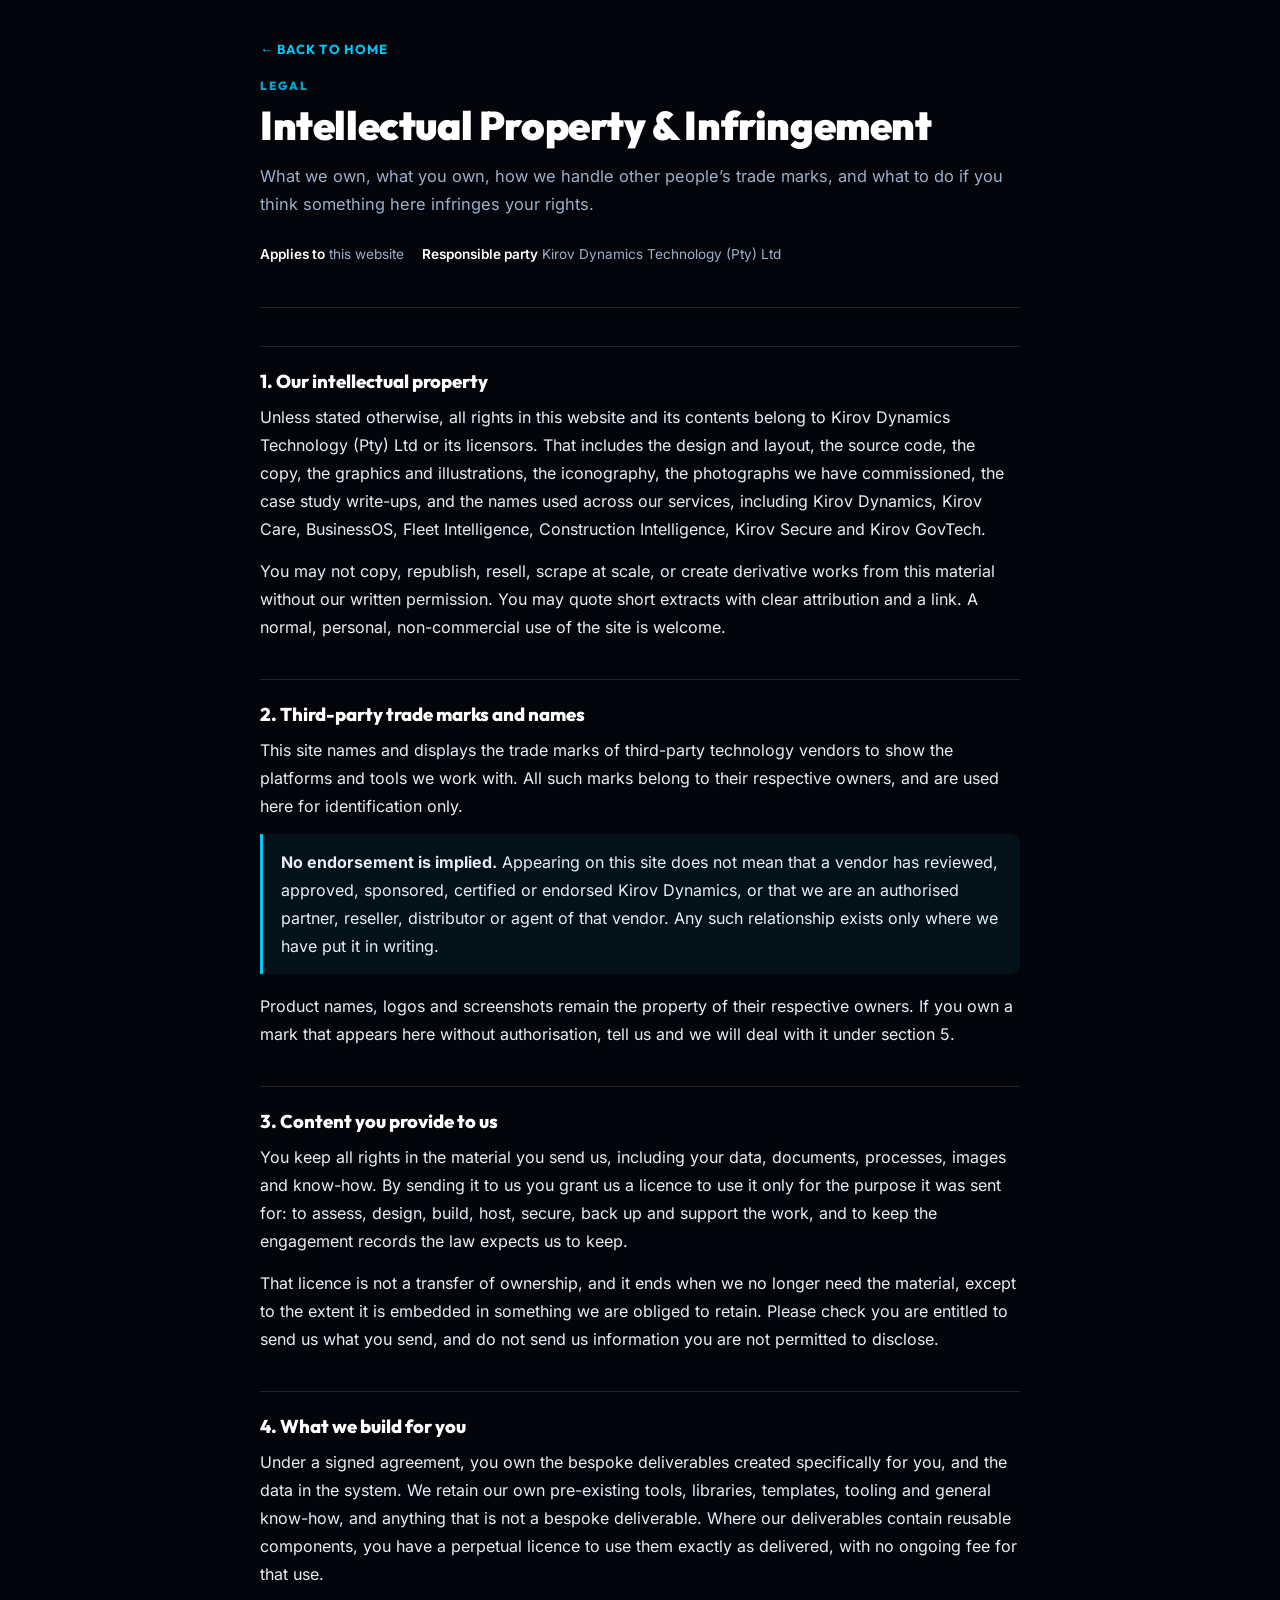
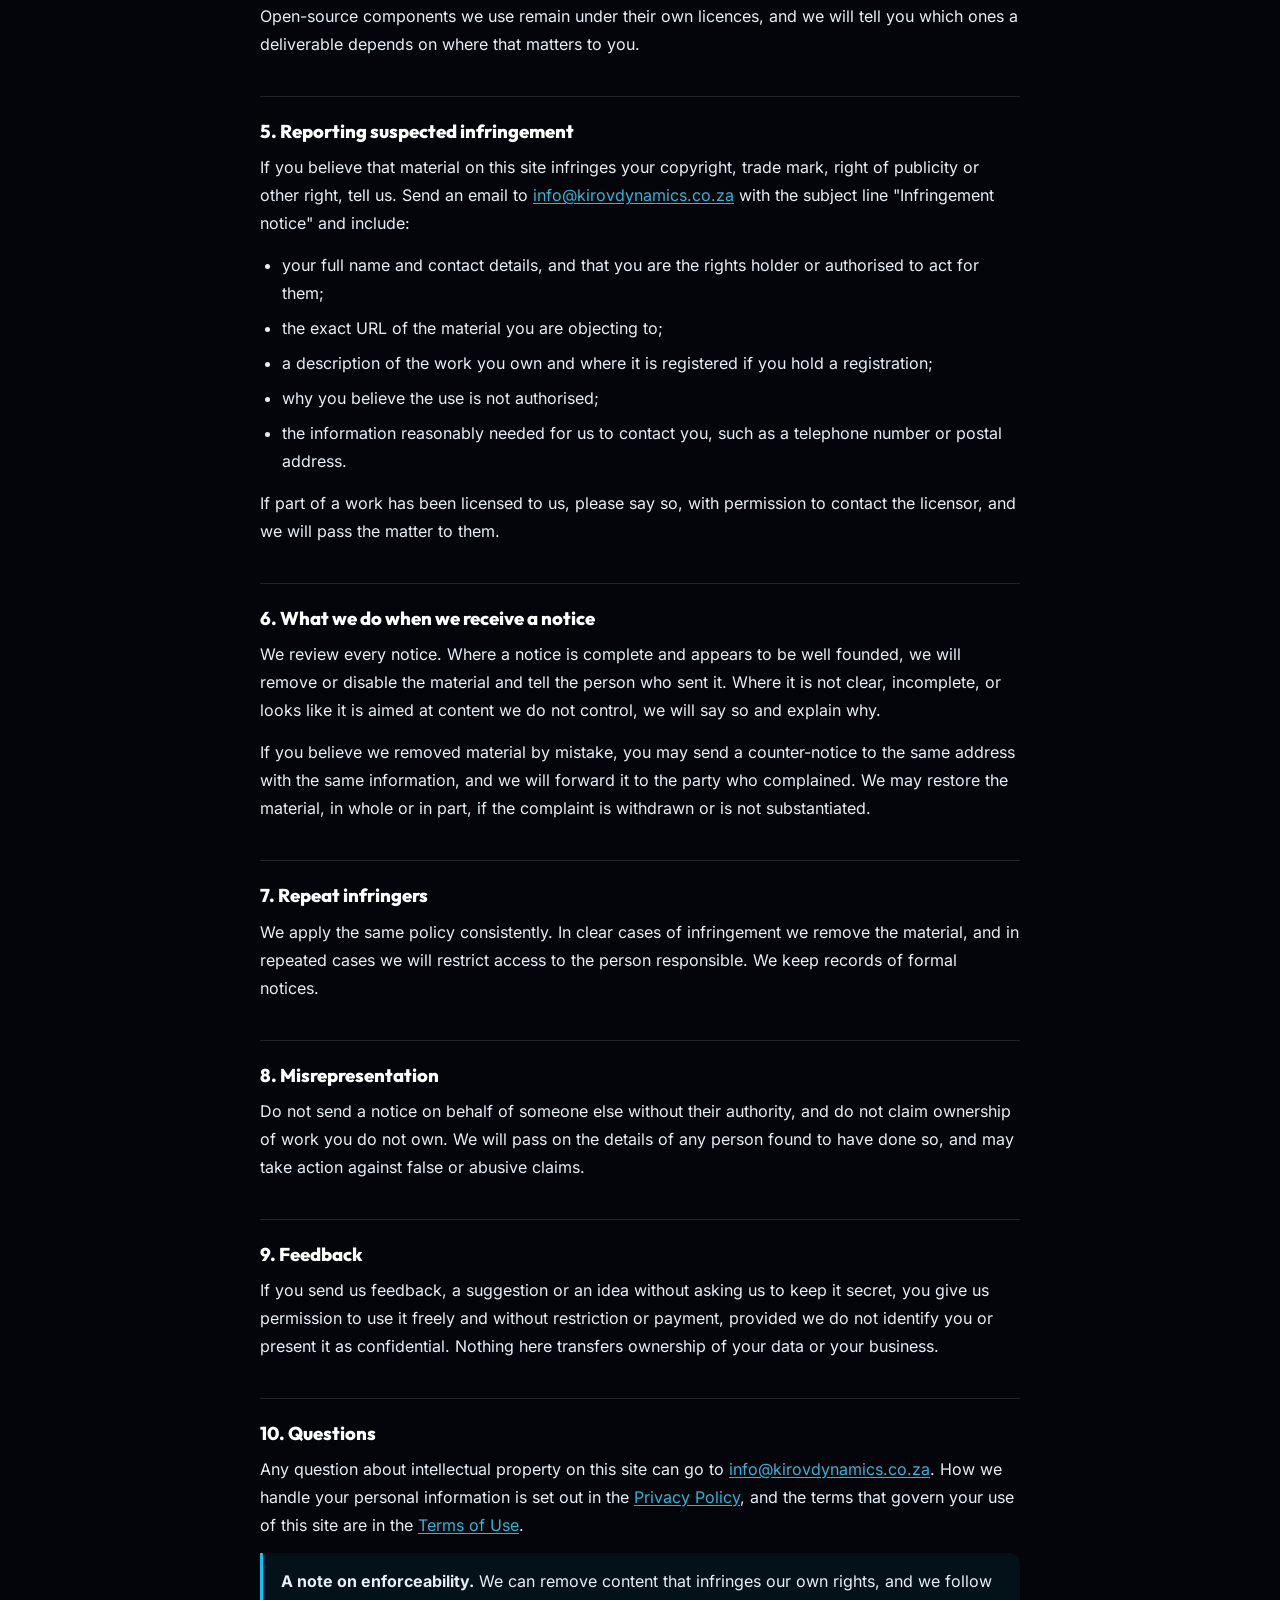
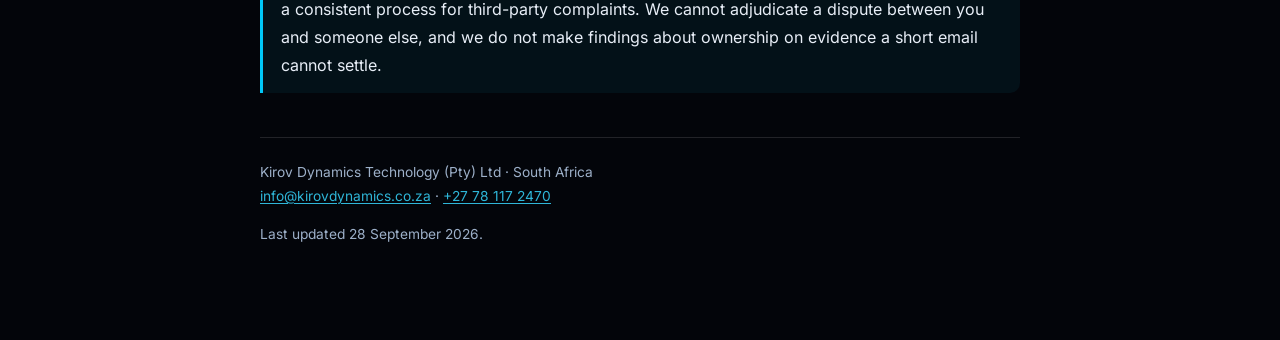
<file: docs/ip.html>
<!DOCTYPE html>
<html lang="en-ZA" data-home="./">
<head>
  <meta charset="UTF-8">
  <meta name="viewport" content="width=device-width, initial-scale=1.0">
<meta name="theme-color" content="#0a1628">
<link rel="canonical" href="https://kirov-dynamics-technology.github.io/kirov-dynamics/ip.html">
<meta name="description" content="Who owns what on the Kirov Dynamics website, how we treat third-party trade marks, and how to report suspected infringement to us.">
<link rel="icon" href="favicon.svg" type="image/svg+xml">
<link rel="apple-touch-icon" href="apple-touch-icon.png">
<link rel="preload" href="assets/fonts/inter-var.woff2" as="font" type="font/woff2" crossorigin>
<link rel="preload" href="assets/fonts/outfit-var.woff2" as="font" type="font/woff2" crossorigin>
<style>@font-face{font-family:'Inter';font-style:normal;font-weight:100 900;font-display:swap;src:url('assets/fonts/inter-var.woff2') format('woff2');unicode-range:U+0000-00FF, U+0131, U+0152-0153, U+02BB-02BC, U+02C6, U+02DA, U+02DC, U+0304, U+0308, U+0329, U+2000-206F, U+20AC, U+2122, U+2191, U+2193, U+2212, U+2215, U+FEFF, U+FFFD}
@font-face{font-family:'Outfit';font-style:normal;font-weight:100 900;font-display:swap;src:url('assets/fonts/outfit-var.woff2') format('woff2');unicode-range:U+0000-00FF, U+0131, U+0152-0153, U+02BB-02BC, U+02C6, U+02DA, U+02DC, U+0304, U+0308, U+0329, U+2000-206F, U+20AC, U+2122, U+2191, U+2193, U+2212, U+2215, U+FEFF, U+FFFD}

    :root{--navy:#0a1628;--navy-mid:#0d1e35;--teal:#00c8f8;--teal-ink:#2fb6d8;--ink:#e8eef7;--muted:#9db0c9;--line:rgba(255,255,255,.12)}
    *{box-sizing:border-box}
    body{font-family:'Inter',sans-serif;background:#03050a;color:var(--ink);margin:0;padding:0 20px 80px;line-height:1.75;-webkit-text-size-adjust:100%}
    .wrap{max-width:760px;margin:0 auto}
    .back{display:inline-flex;align-items:center;gap:8px;margin:28px 0 8px;font:700 .82rem/1 'Outfit',sans-serif;letter-spacing:.08em;text-transform:uppercase;color:var(--teal);text-decoration:none;min-height:44px}
    .back:hover{color:#fff}
    .kicker{font:800 .74rem/1 'Outfit',sans-serif;letter-spacing:.16em;text-transform:uppercase;color:rgba(0,200,248,.85);margin:0 0 10px}
    h1{font:900 clamp(1.7rem,5vw,2.5rem)/1.15 'Outfit',sans-serif;color:#fff;letter-spacing:-.01em;margin:0 0 14px}
    .lede{color:var(--muted);font-size:1.02rem;margin:0 0 8px}
    .meta{display:flex;flex-wrap:wrap;gap:8px 18px;padding:16px 0 26px;margin:0 0 8px;border-bottom:1px solid var(--line);color:var(--muted);font-size:.85rem}
    .meta b{color:#fff;font-weight:600}
    h2{font:800 1.16rem/1.3 'Outfit',sans-serif;color:#fff;margin:38px 0 10px;padding-top:22px;border-top:1px solid var(--line)}
    h3{font:700 .95rem/1.4 'Outfit',sans-serif;color:#dce7f5;margin:22px 0 6px}
    p{margin:0 0 14px}
    ul,ol{margin:0 0 14px;padding-left:22px}
    li{margin:0 0 7px}
    a{color:var(--teal-ink);text-decoration:underline;text-underline-offset:2px}
    .card{background:linear-gradient(135deg,var(--navy),var(--navy-mid));border:1px solid var(--line);border-radius:14px;padding:18px 20px;margin:0 0 16px}
    .card p:last-child{margin-bottom:0}
    .note{border-left:3px solid var(--teal);background:rgba(0,200,248,.06);border-radius:0 10px 10px 0;padding:14px 18px;margin:0 0 18px}
    .note p:last-child{margin:0}
    table{width:100%;border-collapse:collapse;margin:0 0 18px;font-size:.9rem}
    th,td{text-align:left;padding:11px 12px;border-bottom:1px solid var(--line);vertical-align:top}
    th{font:700 .78rem/1.4 'Outfit',sans-serif;letter-spacing:.06em;text-transform:uppercase;color:#fff}
    .foot{margin-top:44px;padding-top:22px;border-top:1px solid var(--line);color:var(--muted);font-size:.86rem}
    @media(max-width:560px){ body{padding:0 16px 60px} table{font-size:.85rem} th,td{padding:9px 8px} }
  </style>
<meta property="og:site_name" content="Kirov Dynamics Technology">
<meta property="og:title" content="Intellectual Property &amp; Infringement | Kirov Dynamics">
<meta property="og:description" content="Who owns what on the Kirov Dynamics website, how we treat third-party trade marks, and how to report suspected infringement to us.">
<meta property="og:type" content="article">
<meta property="og:locale" content="en_ZA">
<meta property="og:url" content="https://kirov-dynamics-technology.github.io/kirov-dynamics/ip.html">
<meta property="og:image" content="https://kirov-dynamics-technology.github.io/kirov-dynamics/og-image.png">
<meta property="og:image:width" content="1200">
<meta property="og:image:height" content="630">
<meta property="og:image:alt" content="Kirov Dynamics Technology - automation, AI, data, cybersecurity and GovTech for South African organisations.">
<meta name="twitter:card" content="summary_large_image">
<meta name="twitter:title" content="Intellectual Property &amp; Infringement | Kirov Dynamics">
<meta name="twitter:description" content="Who owns what on the Kirov Dynamics website, how we treat third-party trade marks, and how to report suspected infringement to us.">
<meta name="twitter:image" content="https://kirov-dynamics-technology.github.io/kirov-dynamics/og-image.png">
  <title>Intellectual Property &amp; Infringement | Kirov Dynamics</title>
<!-- refresh-to-home -->
<script>
/* Refreshing ANY page returns to the homepage. Normal link navigation is left alone.
   A reload is detected from three independent signals, because browsers disagree:
   the Navigation Timing type can read "navigate" after a real refresh, and
   performance.navigation is deprecated and missing from some browsers. */
(function(){
  if (window.top !== window.self) return;      // never fight our own device-mockup iframe
  try {
    var path = location.pathname.replace(/\/+$/, '/');
    var home = new URL(document.documentElement.getAttribute('data-home') || './', location.href)
                 .pathname.replace(/\/+$/, '/');
    var reload = false;

    // 1. Navigation Timing Level 2
    try {
      var n = performance.getEntriesByType && performance.getEntriesByType('navigation')[0];
      if (n && n.type) reload = n.type === 'reload';
    } catch (e) {}

    // 2. deprecated Navigation Timing Level 1
    if (!reload) {
      try { reload = !!(performance.navigation && performance.navigation.type === 1); } catch (e) {}
    }

    // 3. Same URL as the previous document in this tab. A refresh re-enters the identical
    //    URL; ordinary navigation always changes it. Recorded on every page, the
    //    homepage included, so coming back to a page you already visited is not a
    //    false positive. Needs no time window, so a slow reload still counts.
    try {
      var k = 'rth:last';
      if (sessionStorage.getItem(k) === path) reload = true;
      sessionStorage.setItem(k, path);
    } catch (e) {}

    if (reload && path !== home) location.replace(home);
  } catch (e) {}
})();
</script>

<script src="assets/js/tracking.js" defer></script>
</head>
<body>
  <div class="wrap">
    <a href="index.html" class="back">&larr; Back to Home</a>
    <p class="kicker">Legal</p>
    <h1>Intellectual Property &amp; Infringement</h1>
    <p class="lede">What we own, what you own, how we handle other people’s trade marks, and what to do if you think something here infringes your rights.</p>
    <div class="meta"><p><b>Applies to</b> this website</p><p><b>Responsible party</b> Kirov Dynamics Technology (Pty) Ltd</p></div>

    <h2>1. Our intellectual property</h2>
    <p>Unless stated otherwise, all rights in this website and its contents belong to Kirov Dynamics Technology (Pty) Ltd or its licensors. That includes the design and layout, the source code, the copy, the graphics and illustrations, the iconography, the photographs we have commissioned, the case study write-ups, and the names used across our services, including Kirov Dynamics, Kirov Care, BusinessOS, Fleet Intelligence, Construction Intelligence, Kirov Secure and Kirov GovTech.</p>
    <p>You may not copy, republish, resell, scrape at scale, or create derivative works from this material without our written permission. You may quote short extracts with clear attribution and a link. A normal, personal, non-commercial use of the site is welcome.</p>

    <h2>2. Third-party trade marks and names</h2>
    <p>This site names and displays the trade marks of third-party technology vendors to show the platforms and tools we work with. All such marks belong to their respective owners, and are used here for identification only.</p>
    <div class="note">
      <p><b>No endorsement is implied.</b> Appearing on this site does not mean that a vendor has reviewed, approved, sponsored, certified or endorsed Kirov Dynamics, or that we are an authorised partner, reseller, distributor or agent of that vendor. Any such relationship exists only where we have put it in writing.</p>
    </div>
    <p>Product names, logos and screenshots remain the property of their respective owners. If you own a mark that appears here without authorisation, tell us and we will deal with it under section 5.</p>

    <h2>3. Content you provide to us</h2>
    <p>You keep all rights in the material you send us, including your data, documents, processes, images and know-how. By sending it to us you grant us a licence to use it only for the purpose it was sent for: to assess, design, build, host, secure, back up and support the work, and to keep the engagement records the law expects us to keep.</p>
    <p>That licence is not a transfer of ownership, and it ends when we no longer need the material, except to the extent it is embedded in something we are obliged to retain. Please check you are entitled to send us what you send, and do not send us information you are not permitted to disclose.</p>

    <h2>4. What we build for you</h2>
    <p>Under a signed agreement, you own the bespoke deliverables created specifically for you, and the data in the system. We retain our own pre-existing tools, libraries, templates, tooling and general know-how, and anything that is not a bespoke deliverable. Where our deliverables contain reusable components, you have a perpetual licence to use them exactly as delivered, with no ongoing fee for that use.</p>
    <p>Open-source components we use remain under their own licences, and we will tell you which ones a deliverable depends on where that matters to you.</p>

    <h2>5. Reporting suspected infringement</h2>
    <p>If you believe that material on this site infringes your copyright, trade mark, right of publicity or other right, tell us. Send an email to <a href="mailto:info@kirovdynamics.co.za">info@kirovdynamics.co.za</a> with the subject line "Infringement notice" and include:</p>
    <ul>
      <li>your full name and contact details, and that you are the rights holder or authorised to act for them;</li>
      <li>the exact URL of the material you are objecting to;</li>
      <li>a description of the work you own and where it is registered if you hold a registration;</li>
      <li>why you believe the use is not authorised;</li>
      <li>the information reasonably needed for us to contact you, such as a telephone number or postal address.</li>
    </ul>
    <p>If part of a work has been licensed to us, please say so, with permission to contact the licensor, and we will pass the matter to them.</p>

    <h2>6. What we do when we receive a notice</h2>
    <p>We review every notice. Where a notice is complete and appears to be well founded, we will remove or disable the material and tell the person who sent it. Where it is not clear, incomplete, or looks like it is aimed at content we do not control, we will say so and explain why.</p>
    <p>If you believe we removed material by mistake, you may send a counter-notice to the same address with the same information, and we will forward it to the party who complained. We may restore the material, in whole or in part, if the complaint is withdrawn or is not substantiated.</p>

    <h2>7. Repeat infringers</h2>
    <p>We apply the same policy consistently. In clear cases of infringement we remove the material, and in repeated cases we will restrict access to the person responsible. We keep records of formal notices.</p>

    <h2>8. Misrepresentation</h2>
    <p>Do not send a notice on behalf of someone else without their authority, and do not claim ownership of work you do not own. We will pass on the details of any person found to have done so, and may take action against false or abusive claims.</p>

    <h2>9. Feedback</h2>
    <p>If you send us feedback, a suggestion or an idea without asking us to keep it secret, you give us permission to use it freely and without restriction or payment, provided we do not identify you or present it as confidential. Nothing here transfers ownership of your data or your business.</p>

    <h2>10. Questions</h2>
    <p>Any question about intellectual property on this site can go to <a href="mailto:info@kirovdynamics.co.za">info@kirovdynamics.co.za</a>. How we handle your personal information is set out in the <a href="privacy.html">Privacy Policy</a>, and the terms that govern your use of this site are in the <a href="terms.html">Terms of Use</a>.</p>

    <div class="note">
      <p><b>A note on enforceability.</b> We can remove content that infringes our own rights, and we follow a consistent process for third-party complaints. We cannot adjudicate a dispute between you and someone else, and we do not make findings about ownership on evidence a short email cannot settle.</p>
    </div>
    <div class="foot">
      <p>Kirov Dynamics Technology (Pty) Ltd &middot; South Africa<br>
      <a href="mailto:info@kirovdynamics.co.za">info@kirovdynamics.co.za</a> &middot; <a href="tel:+27781172470">+27 78 117 2470</a></p>
      <p>Last updated 28 September 2026.</p>
    </div>
  </div>
</body>
</html>
</file>
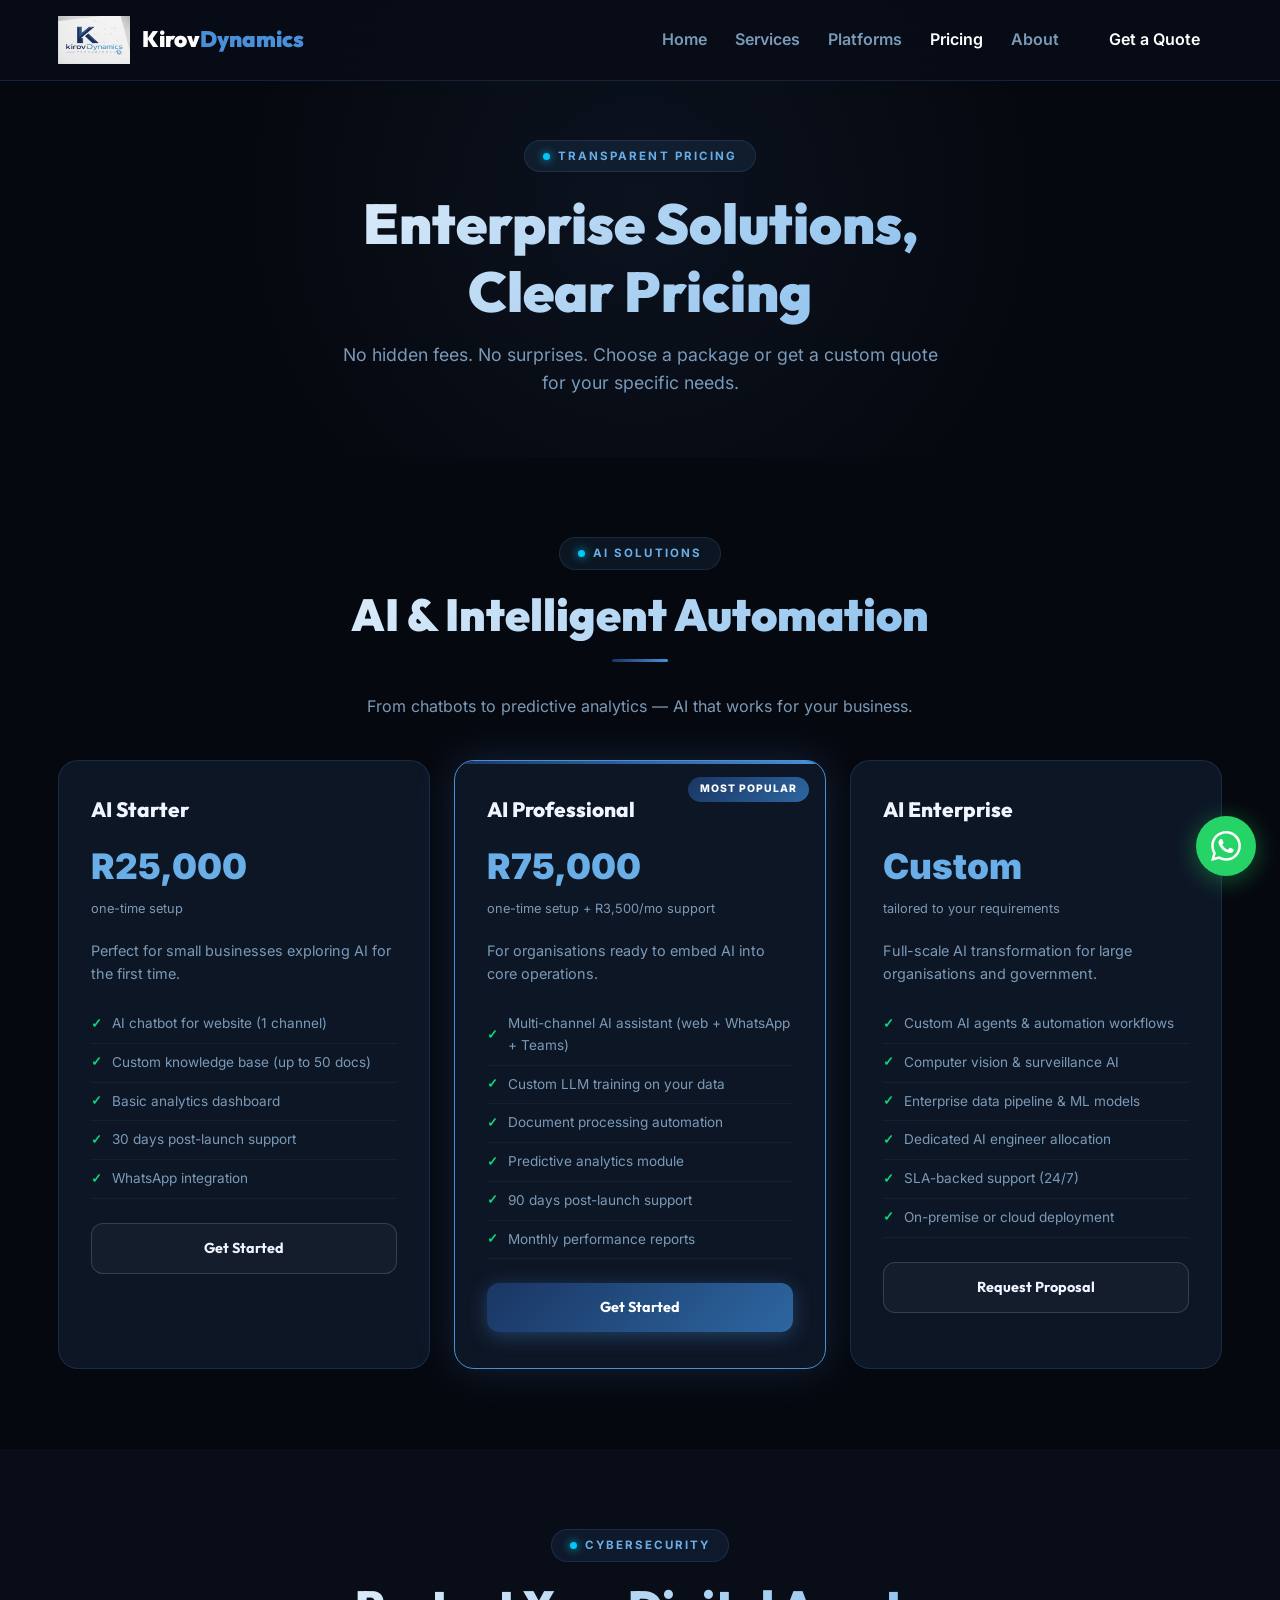
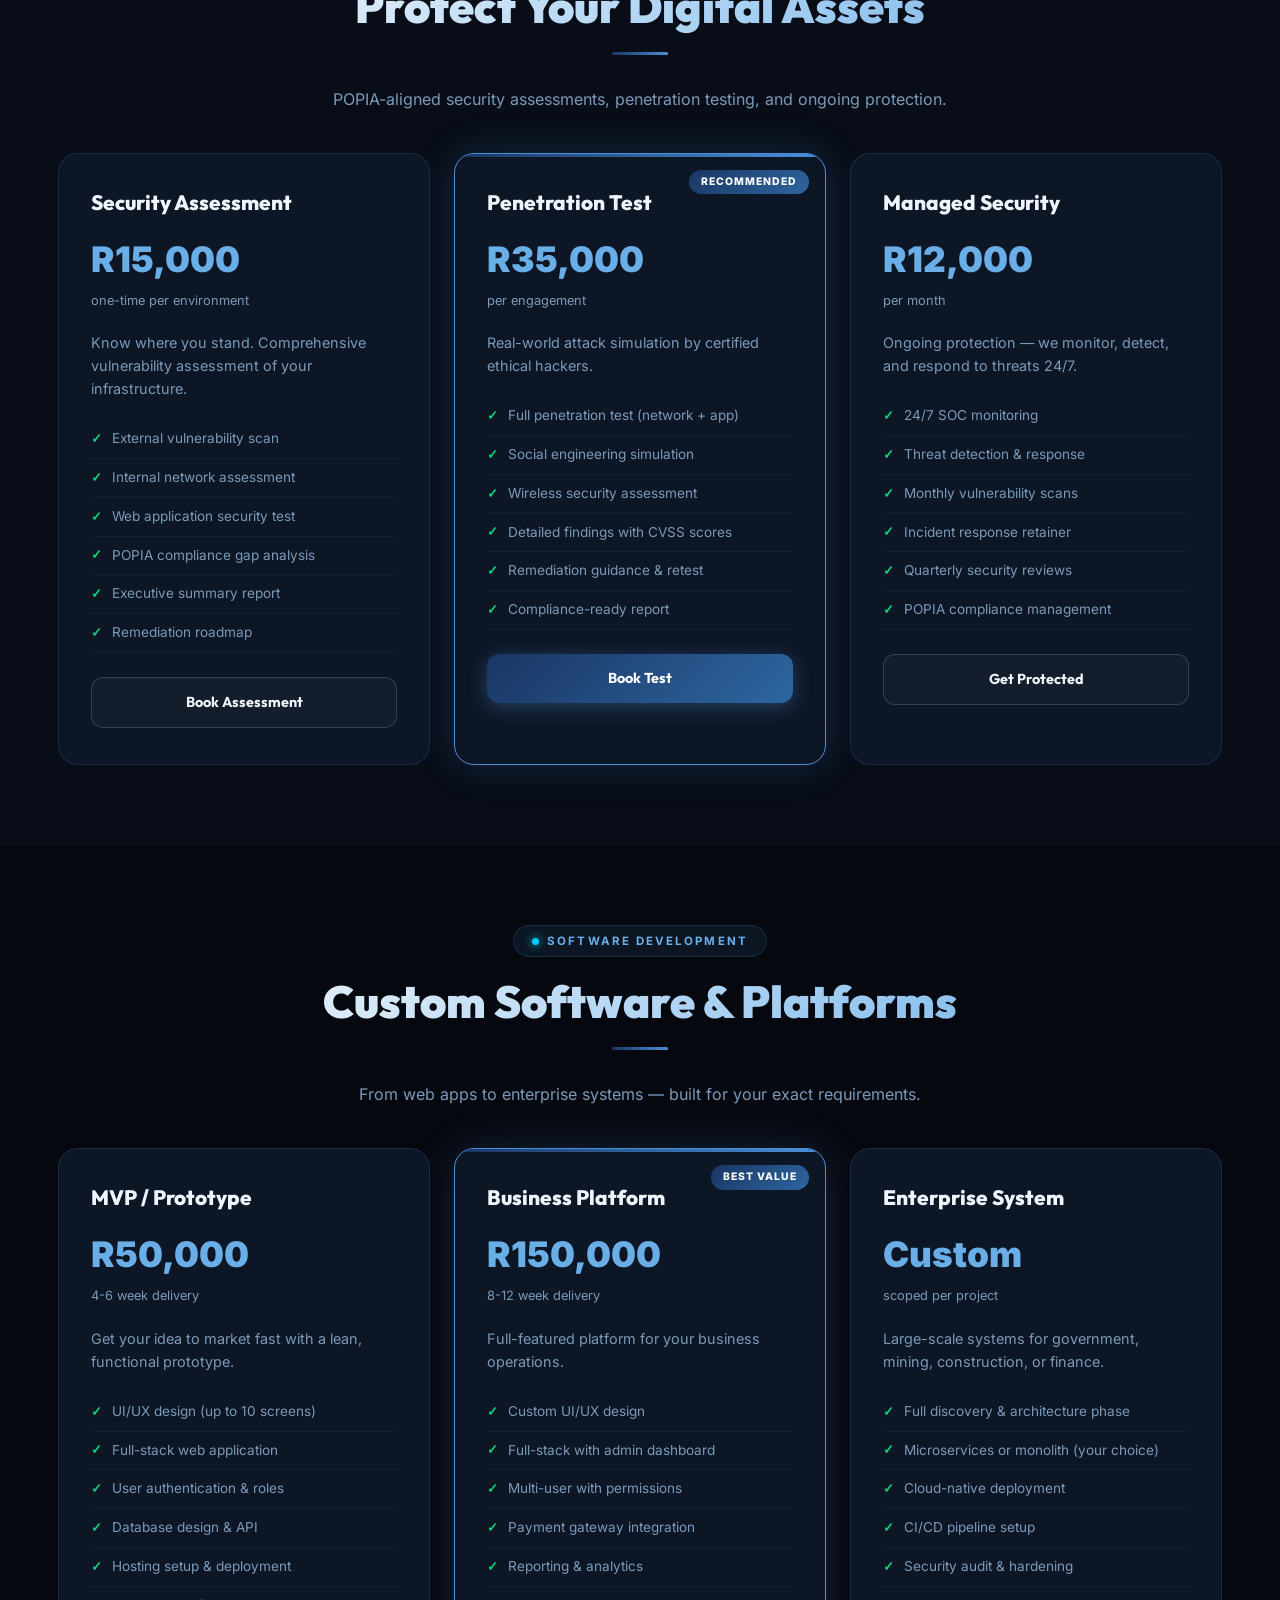
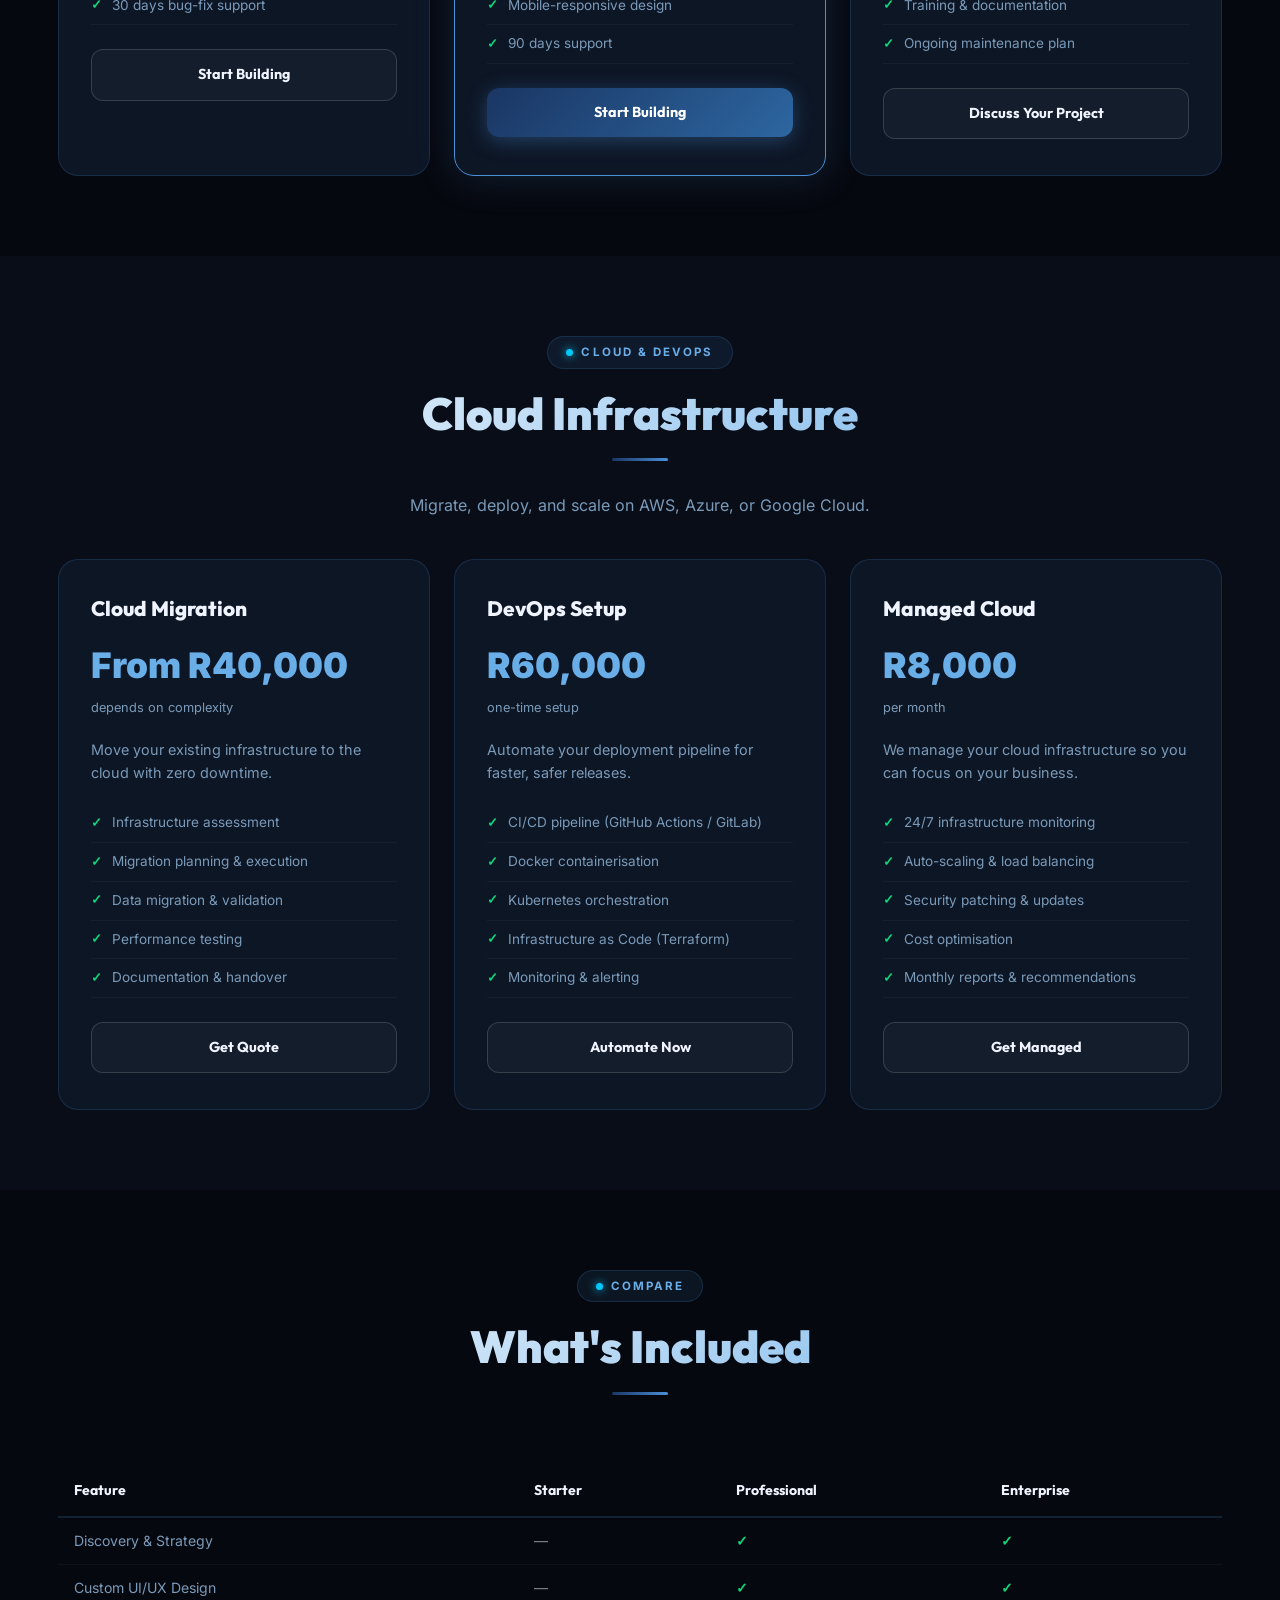
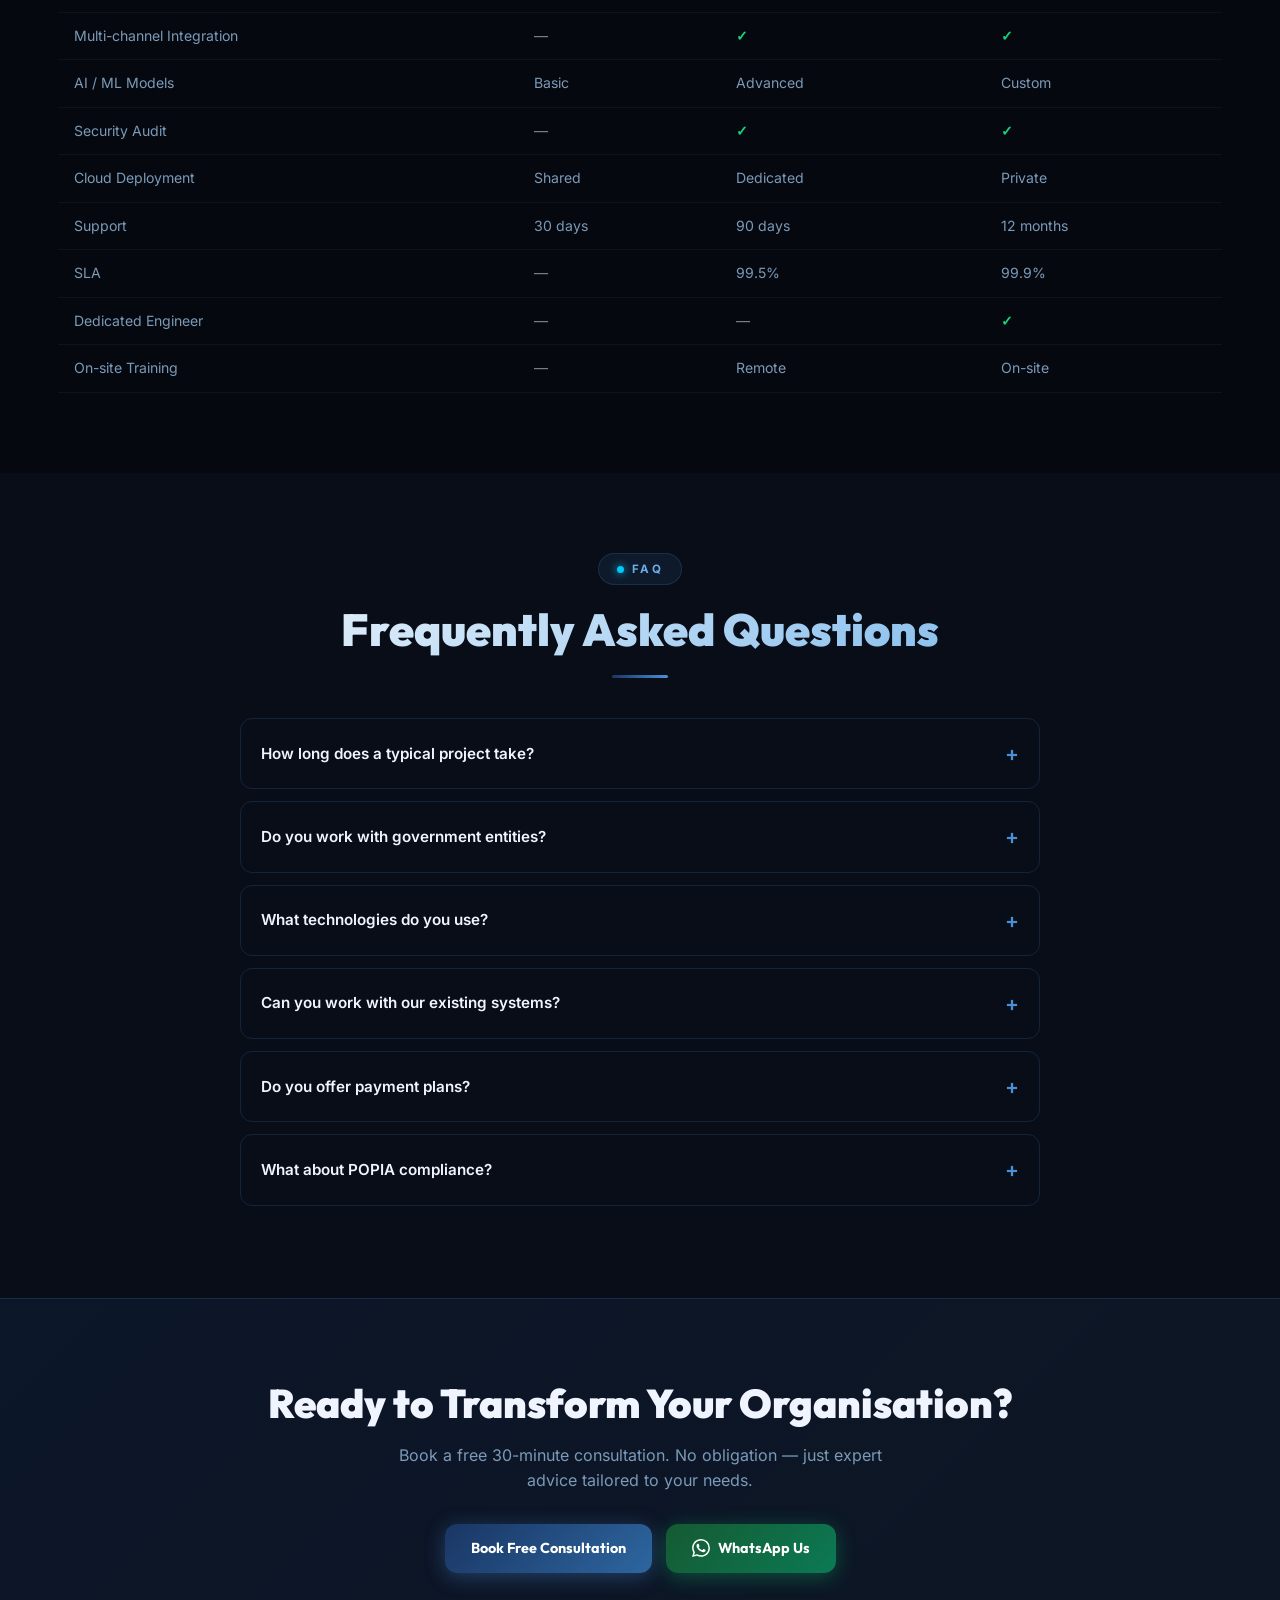
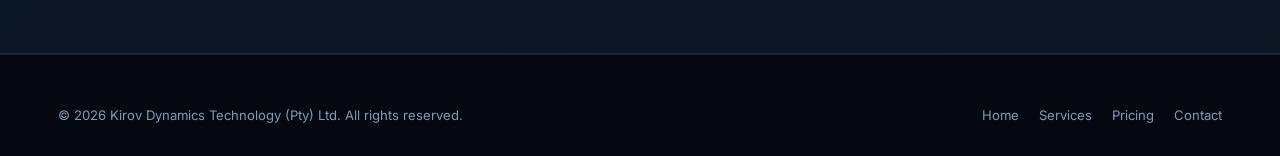
<file: docs/pricing.html>
<!DOCTYPE html>
<html lang="en" data-home="./">
<head>
  <meta charset="UTF-8">
  <meta name="viewport" content="width=device-width, initial-scale=1.0">
<meta name="theme-color" content="#0a1628">
<link rel="canonical" href="https://kirov-dynamics-technology.github.io/kirov-dynamics/pricing.html">
<meta name="description" content="Transparent pricing for AI solutions, cybersecurity, software development, and cloud services. Get a custom quote for your business or government project.">
<link rel="icon" href="favicon.svg" type="image/svg+xml">
<link rel="apple-touch-icon" href="apple-touch-icon.png">
<meta property="og:site_name" content="Kirov Dynamics Technology">
<meta property="og:title" content="Pricing &amp; Packages | Kirov Dynamics Technology">
<meta property="og:description" content="Transparent pricing for AI solutions, cybersecurity, software development, and cloud services. Get a custom quote for your business or government project.">
<meta property="og:type" content="website">
<meta property="og:locale" content="en_ZA">
<meta property="og:url" content="https://kirov-dynamics-technology.github.io/kirov-dynamics/pricing.html">
<meta property="og:image" content="https://kirov-dynamics-technology.github.io/kirov-dynamics/og-image.png">
<meta property="og:image:width" content="1200">
<meta property="og:image:height" content="630">
<meta property="og:image:alt" content="Kirov Dynamics Technology - automation, AI, data, cybersecurity and GovTech for South African organisations.">
<meta name="twitter:card" content="summary_large_image">
<meta name="twitter:title" content="Pricing &amp; Packages | Kirov Dynamics Technology">
<meta name="twitter:description" content="Transparent pricing for AI solutions, cybersecurity, software development, and cloud services. Get a custom quote for your business or government project.">
<meta name="twitter:image" content="https://kirov-dynamics-technology.github.io/kirov-dynamics/og-image.png">
  <title>Pricing &amp; Packages | Kirov Dynamics Technology</title>
<link rel="preload" href="assets/fonts/inter-var.woff2" as="font" type="font/woff2" crossorigin>
  <link rel="preload" href="assets/fonts/outfit-var.woff2" as="font" type="font/woff2" crossorigin>
  <style>@font-face{font-family:'Inter';font-style:normal;font-weight:100 900;font-display:swap;src:url('assets/fonts/inter-var.woff2') format('woff2');unicode-range:U+0000-00FF, U+0131, U+0152-0153, U+02BB-02BC, U+02C6, U+02DA, U+02DC, U+0304, U+0308, U+0329, U+2000-206F, U+20AC, U+2122, U+2191, U+2193, U+2212, U+2215, U+FEFF, U+FFFD}
@font-face{font-family:'Outfit';font-style:normal;font-weight:100 900;font-display:swap;src:url('assets/fonts/outfit-var.woff2') format('woff2');unicode-range:U+0000-00FF, U+0131, U+0152-0153, U+02BB-02BC, U+02C6, U+02DA, U+02DC, U+0304, U+0308, U+0329, U+2000-206F, U+20AC, U+2122, U+2191, U+2193, U+2212, U+2215, U+FEFF, U+FFFD}</style>
  <style>
    :root {
      --bg:#06080f;--bg-card:#0d1625;--bg-alt:#080d18;
      --primary:#1a3664;--accent:#4a90d9;--accent-deep:#2d66a0;--accent-lite:#6aaee8;
      --teal:#00c8f8;--green:#10d67c;--gold:#f59e0b;
      --text:#f0f4ff;--muted:#7a9ab8;
      --border:rgba(74,144,217,0.18);--glass:rgba(8,13,24,0.9);
      --radius:12px;--radius-lg:20px;
      --shadow:0 8px 40px rgba(0,0,0,0.6);
      --glow:0 0 40px rgba(74,144,217,0.2);
      --transition:0.3s cubic-bezier(0.4,0,0.2,1);
    }
    *,*::before,*::after{margin:0;padding:0;box-sizing:border-box}
    html{scroll-behavior:smooth;scroll-padding-top:70px;overflow-x:hidden}
    body{font-family:'Inter',sans-serif;background:var(--bg);color:var(--text);line-height:1.6;overflow-x:hidden}
    h1,h2,h3,h4,h5{font-family:'Outfit',sans-serif;line-height:1.2}
    a{text-decoration:none;color:inherit}
    .container{max-width:1220px;margin:0 auto;padding:0 28px;width:100%}

    /* NAV */
    #navbar{position:fixed;top:0;left:0;right:0;z-index:1000;padding:16px 0;background:var(--glass);backdrop-filter:blur(24px);border-bottom:1px solid var(--border)}
    .nav-inner{display:flex;align-items:center;justify-content:space-between;gap:24px}
    .nav-logo{display:flex;align-items:center;gap:12px;text-decoration:none}
    .nav-logo img{height:48px;width:auto}
    .nav-logo-text{font-family:'Outfit',sans-serif;font-size:1.4rem;font-weight:900;color:#fff}
    .nav-logo-text span{color:var(--accent)}
    .nav-links{display:flex;gap:28px;align-items:center;flex-wrap:nowrap;white-space:nowrap;flex-shrink:0}
    .nav-links a{font-size:16px;font-weight:600;color:var(--muted);transition:0.25s;white-space:nowrap;flex-shrink:0;display:inline-flex;align-items:center;text-decoration:none;background:none !important}
    .nav-links a:hover,.nav-links a.active{color:#fff;}
    .nav-cta{background:linear-gradient(135deg,var(--primary),var(--accent));color:#fff!important;padding:10px 22px!important;border-radius:var(--radius)!important}
    .nav-cta:hover{transform:translateY(-2px);box-shadow:0 8px 32px rgba(74,144,217,0.5)}
    @media(max-width:768px){.nav-links{display:none}}

    /* HERO */
    .hero{padding:140px 0 60px;text-align:center;position:relative;overflow:hidden}
    .hero::before{content:'';position:absolute;top:-200px;left:50%;transform:translateX(-50%);width:800px;height:800px;border-radius:50%;background:radial-gradient(circle,rgba(74,144,217,0.08),transparent 70%);pointer-events:none}
    .hero h1{font-size:clamp(2.2rem,5vw,3.5rem);font-weight:900;margin-bottom:16px;background:linear-gradient(135deg,#fff 0%,var(--accent-lite) 100%);-webkit-background-clip:text;-webkit-text-fill-color:transparent;background-clip:text}
    .hero p{font-size:1.1rem;color:var(--muted);max-width:600px;margin:0 auto}

    /* SECTION TAG */
    .section-tag{display:inline-flex;align-items:center;gap:8px;font-size:0.72rem;font-weight:700;letter-spacing:0.18em;text-transform:uppercase;color:var(--accent-lite);background:rgba(74,144,217,0.1);border:1px solid var(--border);padding:6px 18px;border-radius:50px;margin-bottom:18px}
    .section-tag::before{content:'';width:7px;height:7px;border-radius:50%;background:var(--teal);box-shadow:0 0 8px var(--teal);display:block}

    /* SECTION */
    section{padding:80px 0}
    .section-title{font-size:clamp(1.8rem,3.5vw,2.8rem);font-weight:900;margin-bottom:16px;background:linear-gradient(135deg,#fff 0%,var(--accent-lite) 100%);-webkit-background-clip:text;-webkit-text-fill-color:transparent;background-clip:text}
    .section-sub{font-size:1rem;color:var(--muted);line-height:1.75;max-width:720px}
    .divider{width:56px;height:3px;border-radius:3px;background:linear-gradient(90deg,var(--primary),var(--accent));margin:18px 0 30px}
    .divider-center{margin:18px auto 30px}
    .text-center{text-align:center}
    .mx-auto{margin-left:auto;margin-right:auto}

    /* BTN */
    .btn{display:inline-flex;align-items:center;gap:8px;font-family:'Outfit',sans-serif;font-weight:700;font-size:0.9rem;padding:13px 26px;border-radius:var(--radius);transition:var(--transition);cursor:pointer;white-space:nowrap;border:none}
    .btn-primary{background:linear-gradient(135deg,var(--primary),var(--accent-deep));color:#fff;box-shadow:0 4px 20px rgba(74,144,217,0.35)}
    .btn-primary:hover{transform:translateY(-2px);box-shadow:0 8px 32px rgba(74,144,217,0.5)}
    .btn-outline{border:1px solid rgba(255,255,255,0.15);color:var(--text);background:rgba(255,255,255,0.03)}
    .btn-outline:hover{border-color:var(--accent);background:rgba(74,144,217,0.15);transform:translateY(-2px)}
    .btn-green{background:linear-gradient(135deg,#155a32,#0b7a54);color:#fff;box-shadow:0 4px 20px rgba(16,214,124,0.3)}
    .btn-green:hover{transform:translateY(-2px);box-shadow:0 8px 32px rgba(16,214,124,0.5)}

    /* PRICING CARDS */
    .pricing-grid{display:grid;grid-template-columns:repeat(auto-fit,minmax(320px,1fr));gap:24px;margin-top:40px}
    .price-card{background:var(--bg-card);border:1px solid var(--border);border-radius:var(--radius-lg);padding:36px 32px;position:relative;transition:var(--transition);overflow:hidden}
    .price-card::before{content:'';position:absolute;top:0;left:0;right:0;height:3px;background:linear-gradient(90deg,var(--primary),var(--accent));opacity:0;transition:var(--transition)}
    .price-card:hover{border-color:var(--accent);transform:translateY(-4px);box-shadow:var(--glow)}
    .price-card:hover::before{opacity:1}
    .price-card.featured{border-color:var(--accent);box-shadow:var(--glow)}
    .price-card.featured::before{opacity:1}
    .price-badge{position:absolute;top:16px;right:16px;font-size:0.65rem;font-weight:800;letter-spacing:0.1em;text-transform:uppercase;padding:4px 12px;border-radius:50px;background:linear-gradient(135deg,var(--primary),var(--accent-deep));color:#fff}
    .price-card h3{font-size:1.3rem;font-weight:800;margin-bottom:6px}
    .price-card .price{font-size:2.2rem;font-weight:900;color:var(--accent-lite);margin:16px 0 4px}
    .price-card .price-note{font-size:0.8rem;color:var(--muted);margin-bottom:20px}
    .price-card p{font-size:0.9rem;color:var(--muted);line-height:1.6;margin-bottom:20px}
    .price-features{list-style:none;margin:0 0 24px}
    .price-features li{font-size:0.85rem;color:var(--muted);padding:8px 0;border-bottom:1px solid rgba(255,255,255,0.04);display:flex;align-items:center;gap:10px}
    .price-features li::before{content:'✓';color:var(--green);font-weight:700;font-size:0.8rem}
    .price-card .btn{width:100%;justify-content:center}

    /* COMPARISON TABLE */
    .comparison-table{width:100%;border-collapse:collapse;margin-top:40px;font-size:0.88rem}
    .comparison-table th{text-align:left;padding:14px 16px;border-bottom:2px solid var(--border);font-weight:700;color:var(--text);font-family:'Outfit',sans-serif}
    .comparison-table td{padding:12px 16px;border-bottom:1px solid rgba(255,255,255,0.04);color:var(--muted)}
    .comparison-table tr:hover td{background:rgba(74,144,217,0.04)}
    .comparison-table .check{color:var(--green);font-weight:700}
    .comparison-table .dash{color:rgba(255,255,255,0.5)}
    @media(max-width:768px){.comparison-table{font-size:0.78rem}.comparison-table th,.comparison-table td{padding:10px 8px}}

    /* FAQ */
    .faq-list{max-width:800px;margin:40px auto 0}
    .faq-item{border:1px solid var(--border);border-radius:var(--radius);margin-bottom:12px;overflow:hidden;transition:var(--transition)}
    .faq-item:hover{border-color:rgba(74,144,217,0.3)}
    .faq-q{display:flex;align-items:center;justify-content:space-between;padding:18px 20px;cursor:pointer;font-weight:600;font-size:0.95rem;transition:var(--transition)}
    .faq-q:hover{color:var(--accent-lite)}
    .faq-q::after{content:'+';font-size:1.3rem;color:var(--accent);transition:var(--transition)}
    .faq-item.open .faq-q::after{transform:rotate(45deg)}
    .faq-a{max-height:0;overflow:hidden;transition:max-height 0.35s ease,padding 0.35s ease;padding:0 20px}
    .faq-item.open .faq-a{max-height:300px;padding:0 20px 18px}
    .faq-a p{font-size:0.88rem;color:var(--muted);line-height:1.7}

    /* CTA */
    .cta-section{background:linear-gradient(135deg,rgba(26,54,100,0.3),rgba(74,144,217,0.1));border-top:1px solid var(--border);border-bottom:1px solid var(--border);padding:80px 0;text-align:center}
    .cta-section h2{font-size:clamp(1.8rem,3.5vw,2.5rem);font-weight:900;margin-bottom:16px}
    .cta-section p{color:var(--muted);max-width:500px;margin:0 auto 30px}
    .cta-btns{display:flex;gap:14px;justify-content:center;flex-wrap:wrap}

    /* FOOTER */
    footer{padding:50px 0 30px;border-top:1px solid var(--border);font-size:0.82rem;color:var(--muted)}
    .footer-inner{display:flex;justify-content:space-between;align-items:center;flex-wrap:wrap;gap:16px}
    .footer-links{display:flex;gap:20px}
    .footer-links a{color:var(--muted);transition:var(--transition)}
    .footer-links a:hover{color:var(--accent)}

    /* WHATSAPP WIDGET */
    .wa-fab{position:fixed;bottom:24px;right:24px;z-index:999;width:60px;height:60px;border-radius:50%;background:#25d366;display:flex;align-items:center;justify-content:center;box-shadow:0 4px 24px rgba(37,211,102,0.4);cursor:pointer;transition:var(--transition);border:none}
    .wa-fab:hover{transform:scale(1.1);box-shadow:0 6px 32px rgba(37,211,102,0.6)}
    .wa-fab svg{width:30px;height:30px;fill:#fff}
    .wa-popup{position:fixed;bottom:96px;right:24px;z-index:998;width:320px;background:var(--bg-card);border:1px solid var(--border);border-radius:var(--radius-lg);box-shadow:var(--shadow);overflow:hidden;transform:scale(0.9);opacity:0;pointer-events:none;transition:var(--transition)}
    .wa-popup.open{transform:scale(1);opacity:1;pointer-events:all}
    .wa-popup-header{background:#075e54;padding:16px 20px;display:flex;align-items:center;gap:12px}
    .wa-popup-header .avatar{width:40px;height:40px;border-radius:50%;background:rgba(255,255,255,0.15);display:flex;align-items:center;justify-content:center;font-weight:800;color:#fff;font-size:0.9rem}
    .wa-popup-header .info h4{color:#fff;font-size:0.95rem;font-weight:700}
    .wa-popup-header .info span{color:rgba(255,255,255,0.7);font-size:0.75rem}
    .wa-popup-body{padding:20px;background:rgba(74,144,217,0.04)}
    .wa-popup-body .msg{background:var(--bg-card);border:1px solid var(--border);border-radius:0 var(--radius) var(--radius) var(--radius);padding:14px;font-size:0.88rem;color:var(--text);line-height:1.6;margin-bottom:12px}
    .wa-popup-body .msg::after{content:'';position:absolute;top:0;left:-6px;border:6px solid transparent;border-right-color:var(--border)}
    .wa-popup-body .quick-btns{display:flex;flex-direction:column;gap:8px}
    .wa-popup-body .quick-btns a{display:block;padding:10px 14px;border-radius:8px;background:rgba(37,211,102,0.08);border:1px solid rgba(37,211,102,0.2);color:#25d366;font-size:0.82rem;font-weight:600;text-align:center;transition:var(--transition)}
    .wa-popup-body .quick-btns a:hover{background:rgba(37,211,102,0.15);border-color:rgba(37,211,102,0.4)}
    @media(max-width:480px){.wa-popup{width:calc(100vw - 48px);right:24px}}

    /* REVEAL */
    .reveal{opacity:0;transform:translateY(30px);transition:opacity 0.6s ease,transform 0.6s ease}
    .reveal.visible{opacity:1;transform:none}
  </style>
<!-- refresh-to-home -->
<script>
/* Refreshing ANY page returns to the homepage. Normal link navigation is left alone.
   A reload is detected from three independent signals, because browsers disagree:
   the Navigation Timing type can read "navigate" after a real refresh, and
   performance.navigation is deprecated and missing from some browsers. */
(function(){
  if (window.top !== window.self) return;      // never fight our own device-mockup iframe
  try {
    var path = location.pathname.replace(/\/+$/, '/');
    var home = new URL(document.documentElement.getAttribute('data-home') || './', location.href)
                 .pathname.replace(/\/+$/, '/');
    var reload = false;

    // 1. Navigation Timing Level 2
    try {
      var n = performance.getEntriesByType && performance.getEntriesByType('navigation')[0];
      if (n && n.type) reload = n.type === 'reload';
    } catch (e) {}

    // 2. deprecated Navigation Timing Level 1
    if (!reload) {
      try { reload = !!(performance.navigation && performance.navigation.type === 1); } catch (e) {}
    }

    // 3. Same URL as the previous document in this tab. A refresh re-enters the identical
    //    URL; ordinary navigation always changes it. Recorded on every page, the
    //    homepage included, so coming back to a page you already visited is not a
    //    false positive. Needs no time window, so a slow reload still counts.
    try {
      var k = 'rth:last';
      if (sessionStorage.getItem(k) === path) reload = true;
      sessionStorage.setItem(k, path);
    } catch (e) {}

    if (reload && path !== home) location.replace(home);
  } catch (e) {}
})();
</script>


<script src="assets/js/tracking.js" defer></script>
<script type="application/ld+json">
{"@context":"https://schema.org","@graph":[
{"@type":"Service","@id":"https://kirov-dynamics-technology.github.io/kirov-dynamics/pricing.html#service","name":"Kirov Dynamics Technology Pricing","serviceType":["AI Solutions","Cybersecurity","Software Development","Cloud Computing","Digital Infrastructure"],"provider":{"@id":"https://kirov-dynamics-technology.github.io/kirov-dynamics/#org"},"areaServed":{"@type":"Country","name":"South Africa"},"priceRange":"R15,000 - R150,000+","url":"https://kirov-dynamics-technology.github.io/kirov-dynamics/pricing.html"},
{"@type":"BreadcrumbList","@id":"https://kirov-dynamics-technology.github.io/kirov-dynamics/pricing.html#breadcrumb","itemListElement":[{"@type":"ListItem","position":1,"name":"Home","item":"https://kirov-dynamics-technology.github.io/kirov-dynamics/"},{"@type":"ListItem","position":2,"name":"Pricing","item":"https://kirov-dynamics-technology.github.io/kirov-dynamics/pricing.html"}]}
]}
</script>
</head>
<body>

<!-- NAVBAR -->
<nav id="navbar">
  <div class="container nav-inner">
    <a href="index.html" class="nav-logo">
      <img src="assets/images/logo.png" alt="Kirov Dynamics" onerror="this.style.display='none'">
      <span class="nav-logo-text">Kirov<span>Dynamics</span></span>
    </a>
    <div class="nav-links">
      <a href="index.html">Home</a>
      <a href="index.html#services">Services</a>
      <a href="index.html#solutions">Platforms</a>
      <a href="pricing.html" class="active">Pricing</a>
      <a href="index.html#about">About</a>
      <a href="index.html#contact" class="nav-cta">Get a Quote</a>
    </div>
  </div>
</nav>

<!-- HERO -->
<section class="hero">
  <div class="container">
    <span class="section-tag">Transparent Pricing</span>
    <h1>Enterprise Solutions,<br>Clear Pricing</h1>
    <p>No hidden fees. No surprises. Choose a package or get a custom quote for your specific needs.</p>
  </div>
</section>

<!-- AI SOLUTIONS -->
<section id="ai">
  <div class="container">
    <div class="text-center reveal">
      <span class="section-tag">AI Solutions</span>
      <h2 class="section-title">AI & Intelligent Automation</h2>
      <div class="divider divider-center"></div>
      <p class="section-sub mx-auto">From chatbots to predictive analytics — AI that works for your business.</p>
    </div>
    <div class="pricing-grid">
      <div class="price-card reveal">
        <h3>AI Starter</h3>
        <div class="price">R25,000</div>
        <div class="price-note">one-time setup</div>
        <p>Perfect for small businesses exploring AI for the first time.</p>
        <ul class="price-features">
          <li>AI chatbot for website (1 channel)</li>
          <li>Custom knowledge base (up to 50 docs)</li>
          <li>Basic analytics dashboard</li>
          <li>30 days post-launch support</li>
          <li>WhatsApp integration</li>
        </ul>
        <a href="#contact" class="btn btn-outline">Get Started</a>
      </div>
      <div class="price-card featured reveal">
        <div class="price-badge">Most Popular</div>
        <h3>AI Professional</h3>
        <div class="price">R75,000</div>
        <div class="price-note">one-time setup + R3,500/mo support</div>
        <p>For organisations ready to embed AI into core operations.</p>
        <ul class="price-features">
          <li>Multi-channel AI assistant (web + WhatsApp + Teams)</li>
          <li>Custom LLM training on your data</li>
          <li>Document processing automation</li>
          <li>Predictive analytics module</li>
          <li>90 days post-launch support</li>
          <li>Monthly performance reports</li>
        </ul>
        <a href="#contact" class="btn btn-primary">Get Started</a>
      </div>
      <div class="price-card reveal">
        <h3>AI Enterprise</h3>
        <div class="price">Custom</div>
        <div class="price-note">tailored to your requirements</div>
        <p>Full-scale AI transformation for large organisations and government.</p>
        <ul class="price-features">
          <li>Custom AI agents & automation workflows</li>
          <li>Computer vision & surveillance AI</li>
          <li>Enterprise data pipeline & ML models</li>
          <li>Dedicated AI engineer allocation</li>
          <li>SLA-backed support (24/7)</li>
          <li>On-premise or cloud deployment</li>
        </ul>
        <a href="#contact" class="btn btn-outline">Request Proposal</a>
      </div>
    </div>
  </div>
</section>

<!-- CYBERSECURITY -->
<section id="cyber" style="background:var(--bg-alt)">
  <div class="container">
    <div class="text-center reveal">
      <span class="section-tag">Cybersecurity</span>
      <h2 class="section-title">Protect Your Digital Assets</h2>
      <div class="divider divider-center"></div>
      <p class="section-sub mx-auto">POPIA-aligned security assessments, penetration testing, and ongoing protection.</p>
    </div>
    <div class="pricing-grid">
      <div class="price-card reveal">
        <h3>Security Assessment</h3>
        <div class="price">R15,000</div>
        <div class="price-note">one-time per environment</div>
        <p>Know where you stand. Comprehensive vulnerability assessment of your infrastructure.</p>
        <ul class="price-features">
          <li>External vulnerability scan</li>
          <li>Internal network assessment</li>
          <li>Web application security test</li>
          <li>POPIA compliance gap analysis</li>
          <li>Executive summary report</li>
          <li>Remediation roadmap</li>
        </ul>
        <a href="#contact" class="btn btn-outline">Book Assessment</a>
      </div>
      <div class="price-card featured reveal">
        <div class="price-badge">Recommended</div>
        <h3>Penetration Test</h3>
        <div class="price">R35,000</div>
        <div class="price-note">per engagement</div>
        <p>Real-world attack simulation by certified ethical hackers.</p>
        <ul class="price-features">
          <li>Full penetration test (network + app)</li>
          <li>Social engineering simulation</li>
          <li>Wireless security assessment</li>
          <li>Detailed findings with CVSS scores</li>
          <li>Remediation guidance & retest</li>
          <li>Compliance-ready report</li>
        </ul>
        <a href="#contact" class="btn btn-primary">Book Test</a>
      </div>
      <div class="price-card reveal">
        <h3>Managed Security</h3>
        <div class="price">R12,000</div>
        <div class="price-note">per month</div>
        <p>Ongoing protection — we monitor, detect, and respond to threats 24/7.</p>
        <ul class="price-features">
          <li>24/7 SOC monitoring</li>
          <li>Threat detection & response</li>
          <li>Monthly vulnerability scans</li>
          <li>Incident response retainer</li>
          <li>Quarterly security reviews</li>
          <li>POPIA compliance management</li>
        </ul>
        <a href="#contact" class="btn btn-outline">Get Protected</a>
      </div>
    </div>
  </div>
</section>

<!-- SOFTWARE DEVELOPMENT -->
<section id="software">
  <div class="container">
    <div class="text-center reveal">
      <span class="section-tag">Software Development</span>
      <h2 class="section-title">Custom Software & Platforms</h2>
      <div class="divider divider-center"></div>
      <p class="section-sub mx-auto">From web apps to enterprise systems — built for your exact requirements.</p>
    </div>
    <div class="pricing-grid">
      <div class="price-card reveal">
        <h3>MVP / Prototype</h3>
        <div class="price">R50,000</div>
        <div class="price-note">4-6 week delivery</div>
        <p>Get your idea to market fast with a lean, functional prototype.</p>
        <ul class="price-features">
          <li>UI/UX design (up to 10 screens)</li>
          <li>Full-stack web application</li>
          <li>User authentication & roles</li>
          <li>Database design & API</li>
          <li>Hosting setup & deployment</li>
          <li>30 days bug-fix support</li>
        </ul>
        <a href="#contact" class="btn btn-outline">Start Building</a>
      </div>
      <div class="price-card featured reveal">
        <div class="price-badge">Best Value</div>
        <h3>Business Platform</h3>
        <div class="price">R150,000</div>
        <div class="price-note">8-12 week delivery</div>
        <p>Full-featured platform for your business operations.</p>
        <ul class="price-features">
          <li>Custom UI/UX design</li>
          <li>Full-stack with admin dashboard</li>
          <li>Multi-user with permissions</li>
          <li>Payment gateway integration</li>
          <li>Reporting & analytics</li>
          <li>Mobile-responsive design</li>
          <li>90 days support</li>
        </ul>
        <a href="#contact" class="btn btn-primary">Start Building</a>
      </div>
      <div class="price-card reveal">
        <h3>Enterprise System</h3>
        <div class="price">Custom</div>
        <div class="price-note">scoped per project</div>
        <p>Large-scale systems for government, mining, construction, or finance.</p>
        <ul class="price-features">
          <li>Full discovery & architecture phase</li>
          <li>Microservices or monolith (your choice)</li>
          <li>Cloud-native deployment</li>
          <li>CI/CD pipeline setup</li>
          <li>Security audit & hardening</li>
          <li>Training & documentation</li>
          <li>Ongoing maintenance plan</li>
        </ul>
        <a href="#contact" class="btn btn-outline">Discuss Your Project</a>
      </div>
    </div>
  </div>
</section>

<!-- CLOUD & DEVOPS -->
<section id="cloud" style="background:var(--bg-alt)">
  <div class="container">
    <div class="text-center reveal">
      <span class="section-tag">Cloud & DevOps</span>
      <h2 class="section-title">Cloud Infrastructure</h2>
      <div class="divider divider-center"></div>
      <p class="section-sub mx-auto">Migrate, deploy, and scale on AWS, Azure, or Google Cloud.</p>
    </div>
    <div class="pricing-grid">
      <div class="price-card reveal">
        <h3>Cloud Migration</h3>
        <div class="price">From R40,000</div>
        <div class="price-note">depends on complexity</div>
        <p>Move your existing infrastructure to the cloud with zero downtime.</p>
        <ul class="price-features">
          <li>Infrastructure assessment</li>
          <li>Migration planning & execution</li>
          <li>Data migration & validation</li>
          <li>Performance testing</li>
          <li>Documentation & handover</li>
        </ul>
        <a href="#contact" class="btn btn-outline">Get Quote</a>
      </div>
      <div class="price-card reveal">
        <h3>DevOps Setup</h3>
        <div class="price">R60,000</div>
        <div class="price-note">one-time setup</div>
        <p>Automate your deployment pipeline for faster, safer releases.</p>
        <ul class="price-features">
          <li>CI/CD pipeline (GitHub Actions / GitLab)</li>
          <li>Docker containerisation</li>
          <li>Kubernetes orchestration</li>
          <li>Infrastructure as Code (Terraform)</li>
          <li>Monitoring & alerting</li>
        </ul>
        <a href="#contact" class="btn btn-outline">Automate Now</a>
      </div>
      <div class="price-card reveal">
        <h3>Managed Cloud</h3>
        <div class="price">R8,000</div>
        <div class="price-note">per month</div>
        <p>We manage your cloud infrastructure so you can focus on your business.</p>
        <ul class="price-features">
          <li>24/7 infrastructure monitoring</li>
          <li>Auto-scaling & load balancing</li>
          <li>Security patching & updates</li>
          <li>Cost optimisation</li>
          <li>Monthly reports & recommendations</li>
        </ul>
        <a href="#contact" class="btn btn-outline">Get Managed</a>
      </div>
    </div>
  </div>
</section>

<!-- COMPARISON -->
<section id="compare">
  <div class="container">
    <div class="text-center reveal">
      <span class="section-tag">Compare</span>
      <h2 class="section-title">What's Included</h2>
      <div class="divider divider-center"></div>
    </div>
    <div class="reveal" style="overflow-x:auto">
      <table class="comparison-table">
        <thead>
          <tr>
            <th>Feature</th>
            <th>Starter</th>
            <th>Professional</th>
            <th>Enterprise</th>
          </tr>
        </thead>
        <tbody>
          <tr><td>Discovery & Strategy</td><td class="dash">—</td><td class="check">✓</td><td class="check">✓</td></tr>
          <tr><td>Custom UI/UX Design</td><td class="dash">—</td><td class="check">✓</td><td class="check">✓</td></tr>
          <tr><td>Multi-channel Integration</td><td class="dash">—</td><td class="check">✓</td><td class="check">✓</td></tr>
          <tr><td>AI / ML Models</td><td>Basic</td><td>Advanced</td><td>Custom</td></tr>
          <tr><td>Security Audit</td><td class="dash">—</td><td class="check">✓</td><td class="check">✓</td></tr>
          <tr><td>Cloud Deployment</td><td>Shared</td><td>Dedicated</td><td>Private</td></tr>
          <tr><td>Support</td><td>30 days</td><td>90 days</td><td>12 months</td></tr>
          <tr><td>SLA</td><td class="dash">—</td><td>99.5%</td><td>99.9%</td></tr>
          <tr><td>Dedicated Engineer</td><td class="dash">—</td><td class="dash">—</td><td class="check">✓</td></tr>
          <tr><td>On-site Training</td><td class="dash">—</td><td>Remote</td><td>On-site</td></tr>
        </tbody>
      </table>
    </div>
  </div>
</section>

<!-- FAQ -->
<section id="faq" style="background:var(--bg-alt)">
  <div class="container">
    <div class="text-center reveal">
      <span class="section-tag">FAQ</span>
      <h2 class="section-title">Frequently Asked Questions</h2>
      <div class="divider divider-center"></div>
    </div>
    <div class="faq-list reveal">
      <div class="faq-item">
        <div class="faq-q">How long does a typical project take?</div>
        <div class="faq-a"><p>MVPs: 4-6 weeks. Business platforms: 8-12 weeks. Enterprise systems: 3-6 months depending on scope. We provide a detailed timeline during our discovery phase.</p></div>
      </div>
      <div class="faq-item">
        <div class="faq-q">Do you work with government entities?</div>
        <div class="faq-a"><p>Yes. We understand public sector procurement, PFMA/MFMA compliance, and CIDB requirements. Several of our founders have direct government experience.</p></div>
      </div>
      <div class="faq-item">
        <div class="faq-q">What technologies do you use?</div>
        <div class="faq-a"><p>React, Next.js, Python, FastAPI, Node.js, Java, Spring Boot, PostgreSQL, MongoDB, Docker, Kubernetes, AWS, Azure, and Google Cloud. We choose the right stack for your needs.</p></div>
      </div>
      <div class="faq-item">
        <div class="faq-q">Can you work with our existing systems?</div>
        <div class="faq-a"><p>Absolutely. We integrate with legacy systems, ERPs, CRMs, and databases. Our APIs are designed for interoperability.</p></div>
      </div>
      <div class="faq-item">
        <div class="faq-q">Do you offer payment plans?</div>
        <div class="faq-a"><p>Yes. For projects over R100,000 we offer milestone-based payments (e.g., 40% upfront, 30% mid-project, 30% on delivery). Contact us to discuss terms.</p></div>
      </div>
      <div class="faq-item">
        <div class="faq-q">What about POPIA compliance?</div>
        <div class="faq-a"><p>POPIA compliance is built into every project. We conduct data protection impact assessments and ensure all systems meet South African privacy requirements from day one.</p></div>
      </div>
    </div>
  </div>
</section>

<!-- CTA -->
<section class="cta-section">
  <div class="container">
    <h2 class="reveal">Ready to Transform Your Organisation?</h2>
    <p class="reveal">Book a free 30-minute consultation. No obligation — just expert advice tailored to your needs.</p>
    <div class="cta-btns reveal">
      <a href="index.html#contact" class="btn btn-primary">Book Free Consultation</a>
      <a href="https://wa.me/27781172470?text=Hi%20Kirov%2C%20I%27d%20like%20to%20discuss%20a%20project" target="_blank" class="btn btn-green">
        <svg viewBox="0 0 24 24" width="18" height="18" fill="currentColor"><path d="M17.472 14.382c-.297-.149-1.758-.867-2.03-.967-.273-.099-.471-.148-.67.15-.197.297-.767.966-.94 1.164-.173.199-.347.223-.644.075-.297-.15-1.255-.463-2.39-1.475-.883-.788-1.48-1.761-1.653-2.059-.173-.297-.018-.458.13-.606.134-.133.298-.347.446-.52.149-.174.198-.298.298-.497.099-.198.05-.371-.025-.52-.075-.149-.669-1.612-.916-2.207-.242-.579-.487-.5-.669-.51-.173-.008-.371-.01-.57-.01-.198 0-.52.074-.792.372-.272.297-1.04 1.016-1.04 2.479 0 1.462 1.065 2.875 1.213 3.074.149.198 2.096 3.2 5.077 4.487.709.306 1.262.489 1.694.625.712.227 1.36.195 1.871.118.571-.085 1.758-.719 2.006-1.413.248-.694.248-1.289.173-1.413-.074-.124-.272-.198-.57-.347m-5.421 7.403h-.004a9.87 9.87 0 01-5.031-1.378l-.361-.214-3.741.982.998-3.648-.235-.374a9.86 9.86 0 01-1.51-5.26c.001-5.45 4.436-9.884 9.888-9.884 2.64 0 5.122 1.03 6.988 2.898a9.825 9.825 0 012.893 6.994c-.003 5.45-4.437 9.884-9.885 9.884m8.413-18.297A11.815 11.815 0 0012.05 0C5.495 0 .16 5.335.157 11.892c0 2.096.547 4.142 1.588 5.945L.057 24l6.305-1.654a11.882 11.882 0 005.683 1.448h.005c6.554 0 11.89-5.335 11.893-11.893a11.821 11.821 0 00-3.48-8.413z"/></svg>
        WhatsApp Us
      </a>
    </div>
  </div>
</section>

<!-- FOOTER -->
<footer>
  <div class="container footer-inner">
    <p>&copy; 2026 Kirov Dynamics Technology (Pty) Ltd. All rights reserved.</p>
    <div class="footer-links">
      <a href="index.html">Home</a>
      <a href="index.html#services">Services</a>
      <a href="pricing.html">Pricing</a>
      <a href="index.html#contact">Contact</a>
    </div>
  </div>
</footer>

<!-- WHATSAPP FAB -->
<button type="button" class="wa-fab" id="wa-fab" aria-label="Chat on WhatsApp">
  <svg viewBox="0 0 24 24"><path d="M17.472 14.382c-.297-.149-1.758-.867-2.03-.967-.273-.099-.471-.148-.67.15-.197.297-.767.966-.94 1.164-.173.199-.347.223-.644.075-.297-.15-1.255-.463-2.39-1.475-.883-.788-1.48-1.761-1.653-2.059-.173-.297-.018-.458.13-.606.134-.133.298-.347.446-.52.149-.174.198-.298.298-.497.099-.198.05-.371-.025-.52-.075-.149-.669-1.612-.916-2.207-.242-.579-.487-.5-.669-.51-.173-.008-.371-.01-.57-.01-.198 0-.52.074-.792.372-.272.297-1.04 1.016-1.04 2.479 0 1.462 1.065 2.875 1.213 3.074.149.198 2.096 3.2 5.077 4.487.709.306 1.262.489 1.694.625.712.227 1.36.195 1.871.118.571-.085 1.758-.719 2.006-1.413.248-.694.248-1.289.173-1.413-.074-.124-.272-.198-.57-.347m-5.421 7.403h-.004a9.87 9.87 0 01-5.031-1.378l-.361-.214-3.741.982.998-3.648-.235-.374a9.86 9.86 0 01-1.51-5.26c.001-5.45 4.436-9.884 9.888-9.884 2.64 0 5.122 1.03 6.988 2.898a9.825 9.825 0 012.893 6.994c-.003 5.45-4.437 9.884-9.885 9.884m8.413-18.297A11.815 11.815 0 0012.05 0C5.495 0 .16 5.335.157 11.892c0 2.096.547 4.142 1.588 5.945L.057 24l6.305-1.654a11.882 11.882 0 005.683 1.448h.005c6.554 0 11.89-5.335 11.893-11.893a11.821 11.821 0 00-3.48-8.413z"/></svg>
</button>

<!-- WHATSAPP POPUP -->
<div class="wa-popup" id="wa-popup">
  <div class="wa-popup-header">
    <div class="avatar">K</div>
    <div class="info">
      <h4>Kirov Dynamics</h4>
      <span>Usually replies within minutes</span>
    </div>
  </div>
  <div class="wa-popup-body">
    <div class="msg">Hi there! How can we help you today?</div>
    <div class="quick-btns">
      <a href="https://wa.me/27781172470?text=Hi%20Kirov%2C%20I%27d%20like%20a%20quote%20for%20AI%20solutions" target="_blank">Get an AI Quote</a>
      <a href="https://wa.me/27781172470?text=Hi%20Kirov%2C%20I%20need%20a%20security%20assessment" target="_blank">Security Assessment</a>
      <a href="https://wa.me/27781172470?text=Hi%20Kirov%2C%20I%20need%20custom%20software%20built" target="_blank">Build Software</a>
      <a href="https://wa.me/27781172470?text=Hi%20Kirov%2C%20I%27d%20like%20to%20book%20a%20free%20consultation" target="_blank">Book Consultation</a>
    </div>
  </div>
</div>

<script>
// WhatsApp widget toggle
document.getElementById('wa-fab').addEventListener('click', function() {
  var popup = document.getElementById('wa-popup');
  popup.classList.toggle('open');
});

// Close popup when clicking outside
document.addEventListener('click', function(e) {
  var popup = document.getElementById('wa-popup');
  var fab = document.getElementById('wa-fab');
  if (!popup.contains(e.target) && !fab.contains(e.target)) {
    popup.classList.remove('open');
  }
});

// FAQ toggle
document.querySelectorAll('.faq-q').forEach(function(q) {
  q.addEventListener('click', function() {
    var item = this.parentElement;
    var wasOpen = item.classList.contains('open');
    document.querySelectorAll('.faq-item').forEach(function(i) { i.classList.remove('open'); });
    if (!wasOpen) item.classList.add('open');
  });
});

// Scroll reveal
var reveals = document.querySelectorAll('.reveal');
var observer = new IntersectionObserver(function(entries) {
  entries.forEach(function(entry) {
    if (entry.isIntersecting) {
      entry.target.classList.add('visible');
    }
  });
}, { threshold: 0.1 });
reveals.forEach(function(el) { observer.observe(el); });

// Navbar scroll
window.addEventListener('scroll', function() {
  var navbar = document.getElementById('navbar');
  if (window.scrollY > 50) {
    navbar.classList.add('scrolled');
  } else {
    navbar.classList.remove('scrolled');
  }
});
</script>

</body>
</html>
</file>
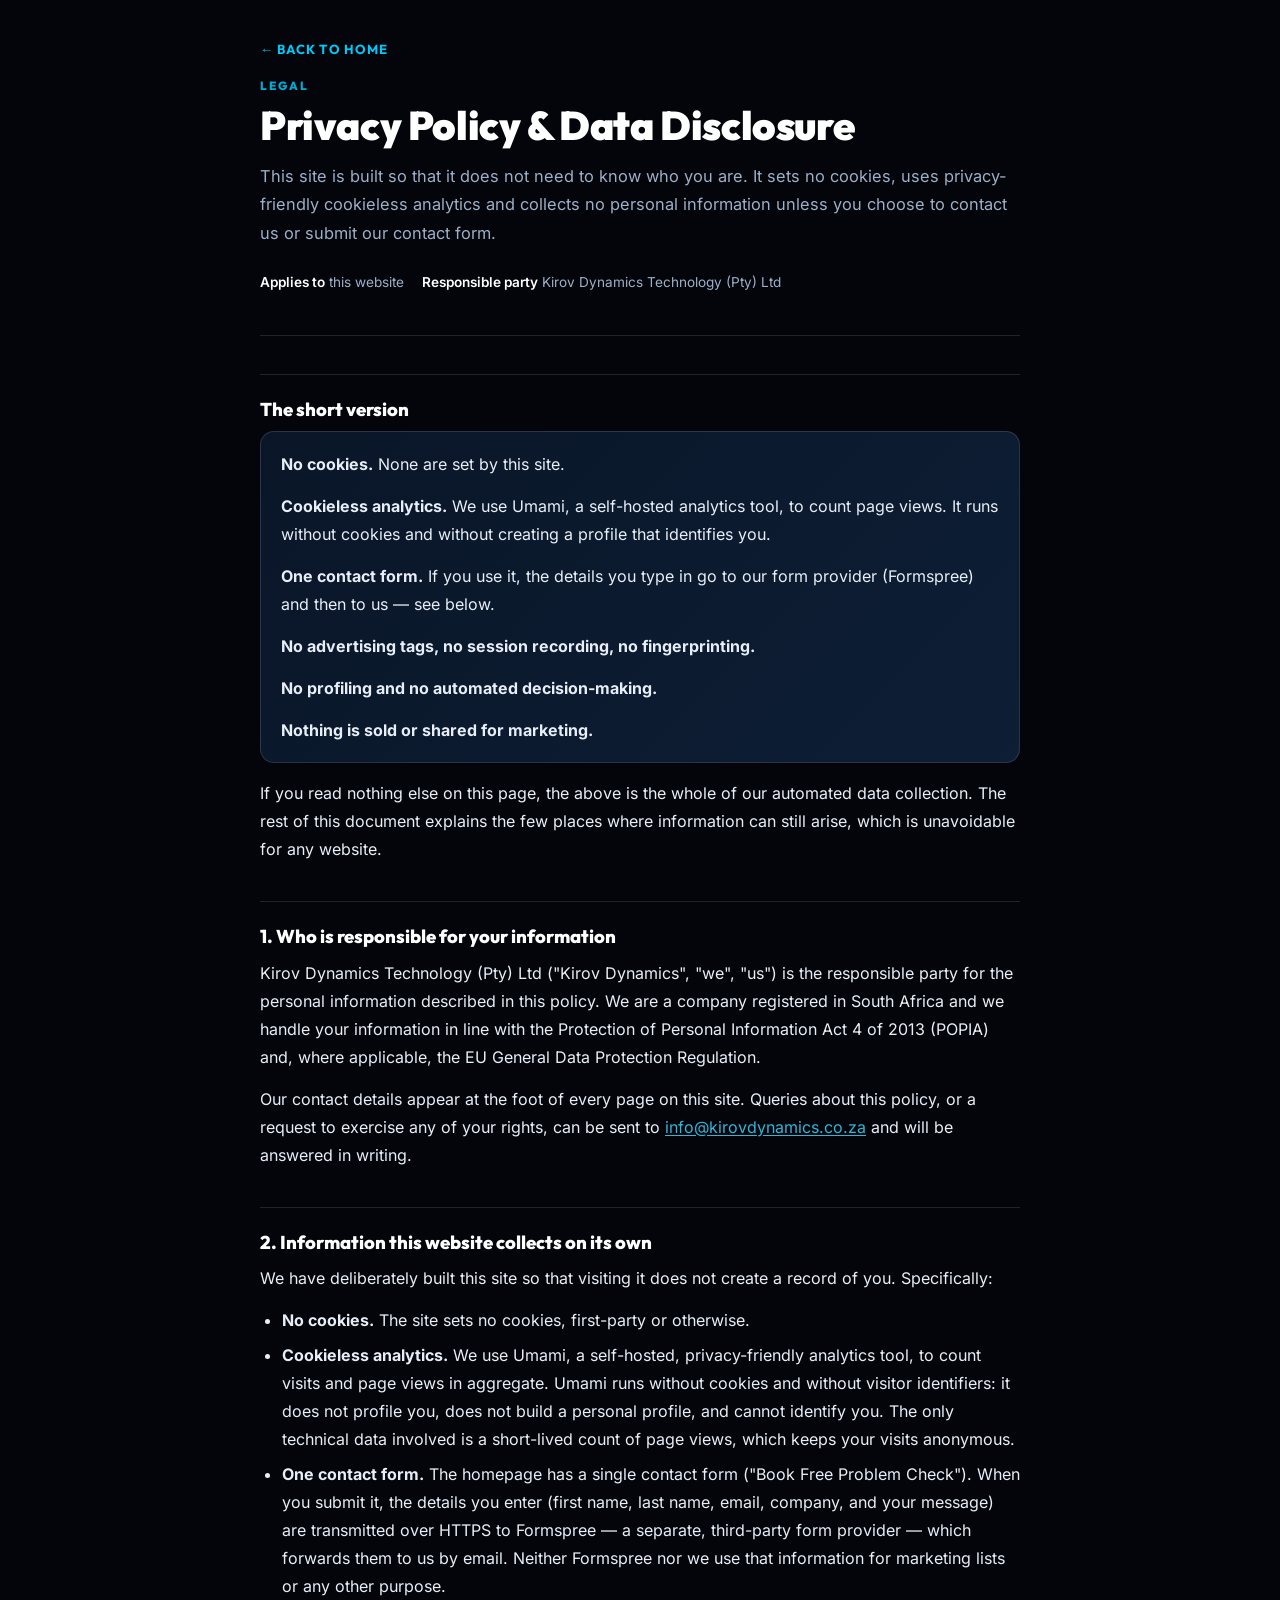
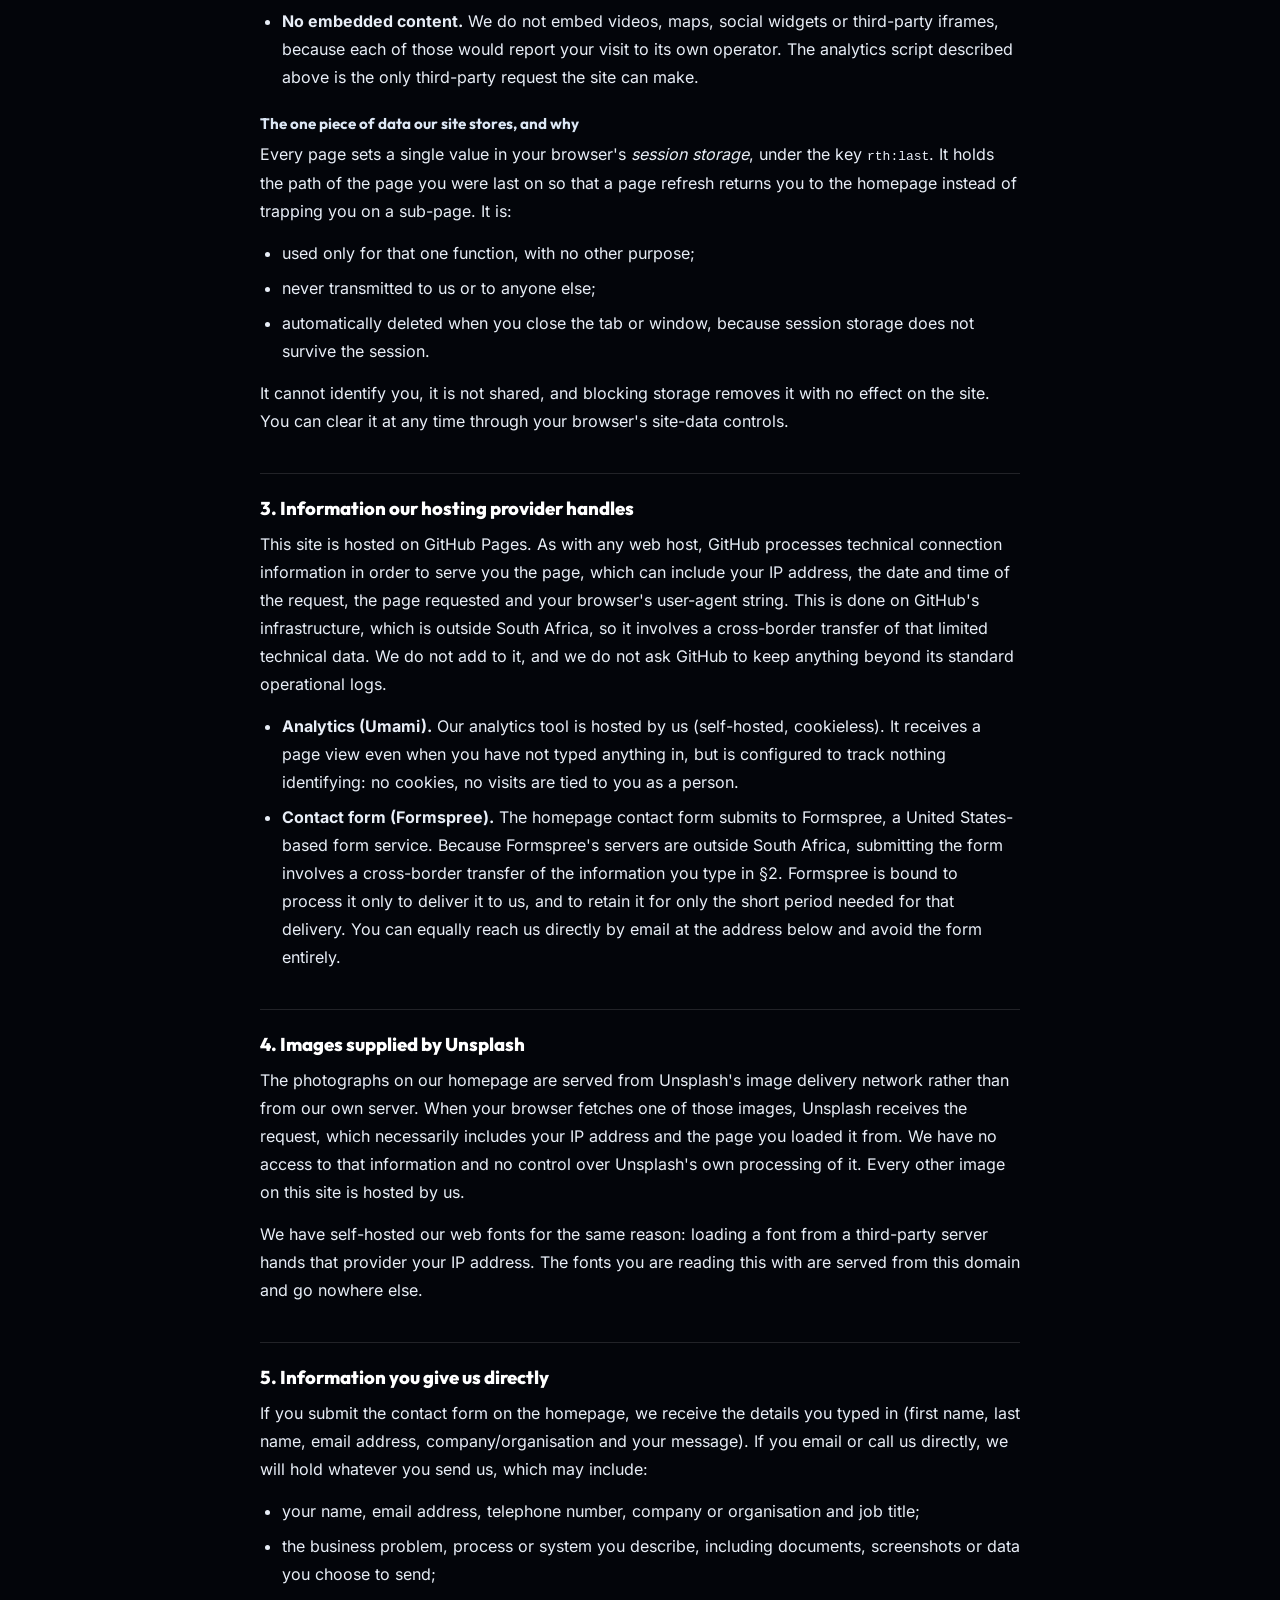
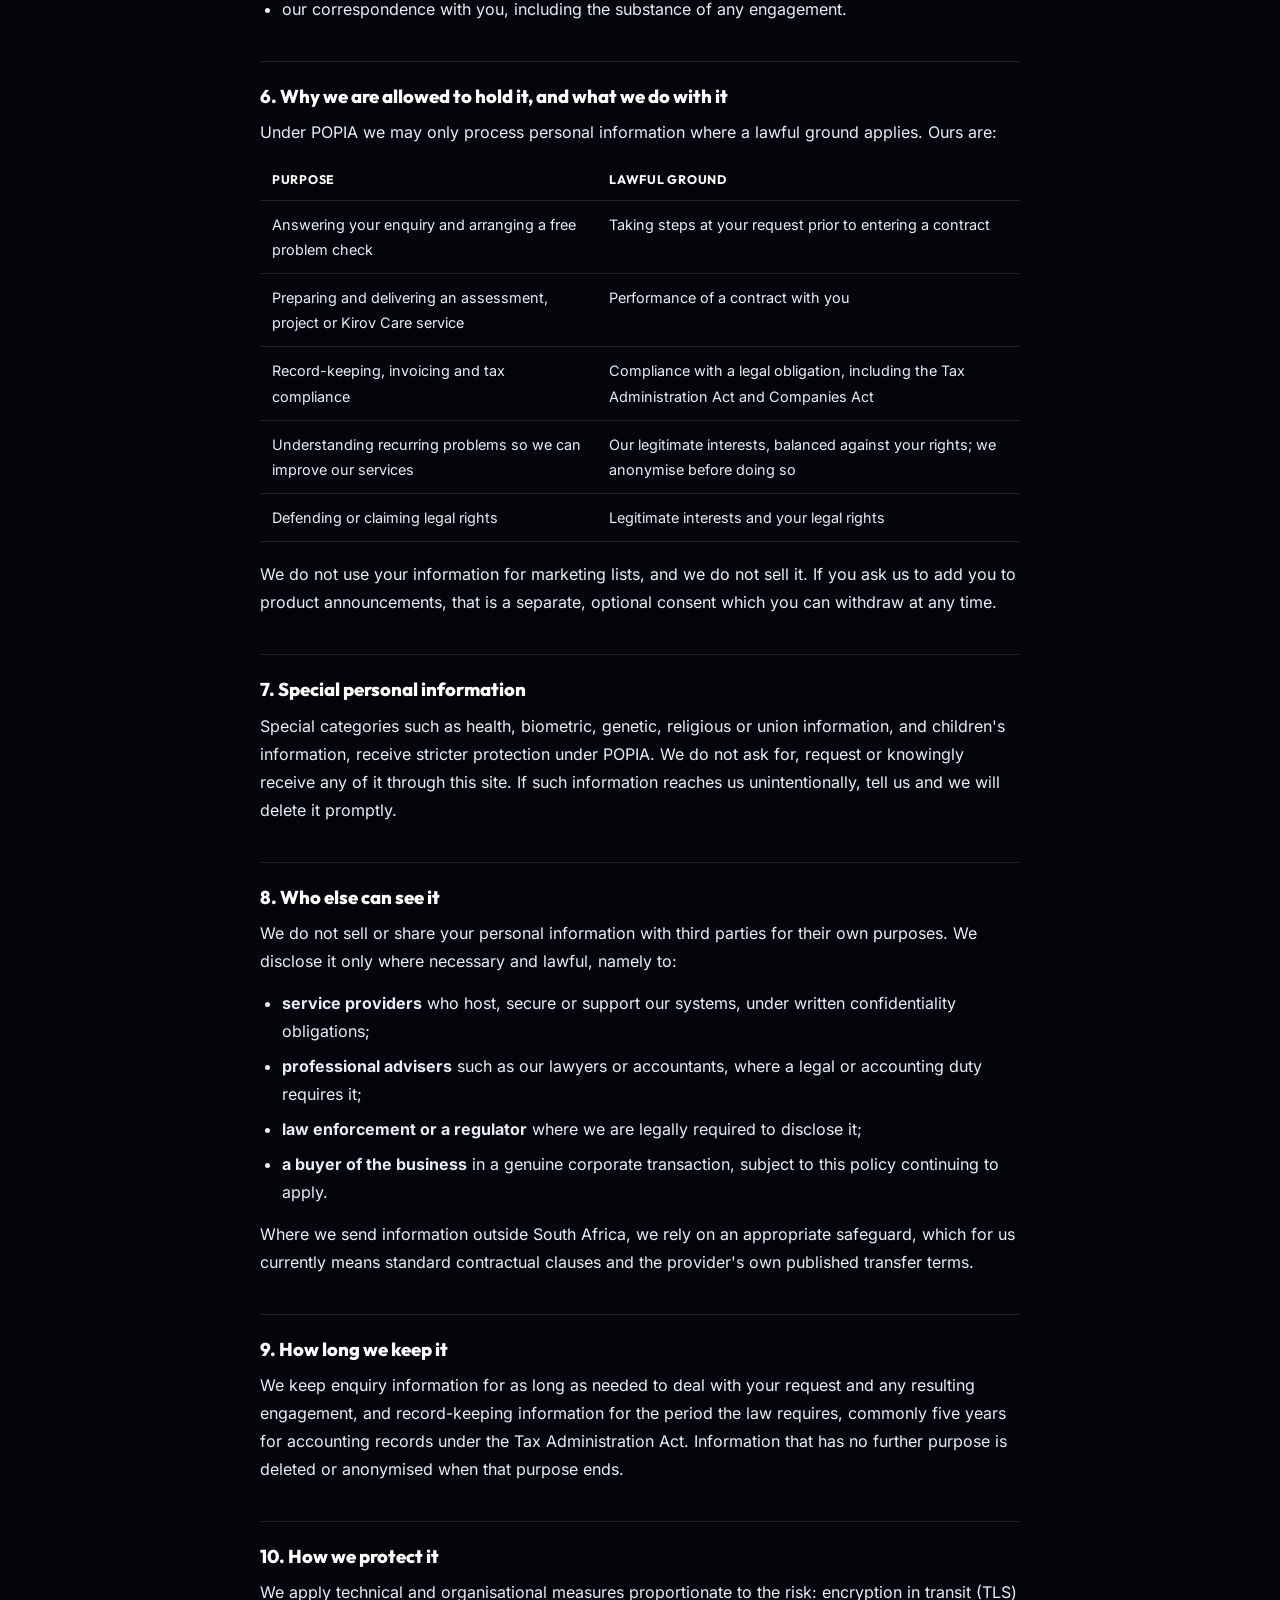
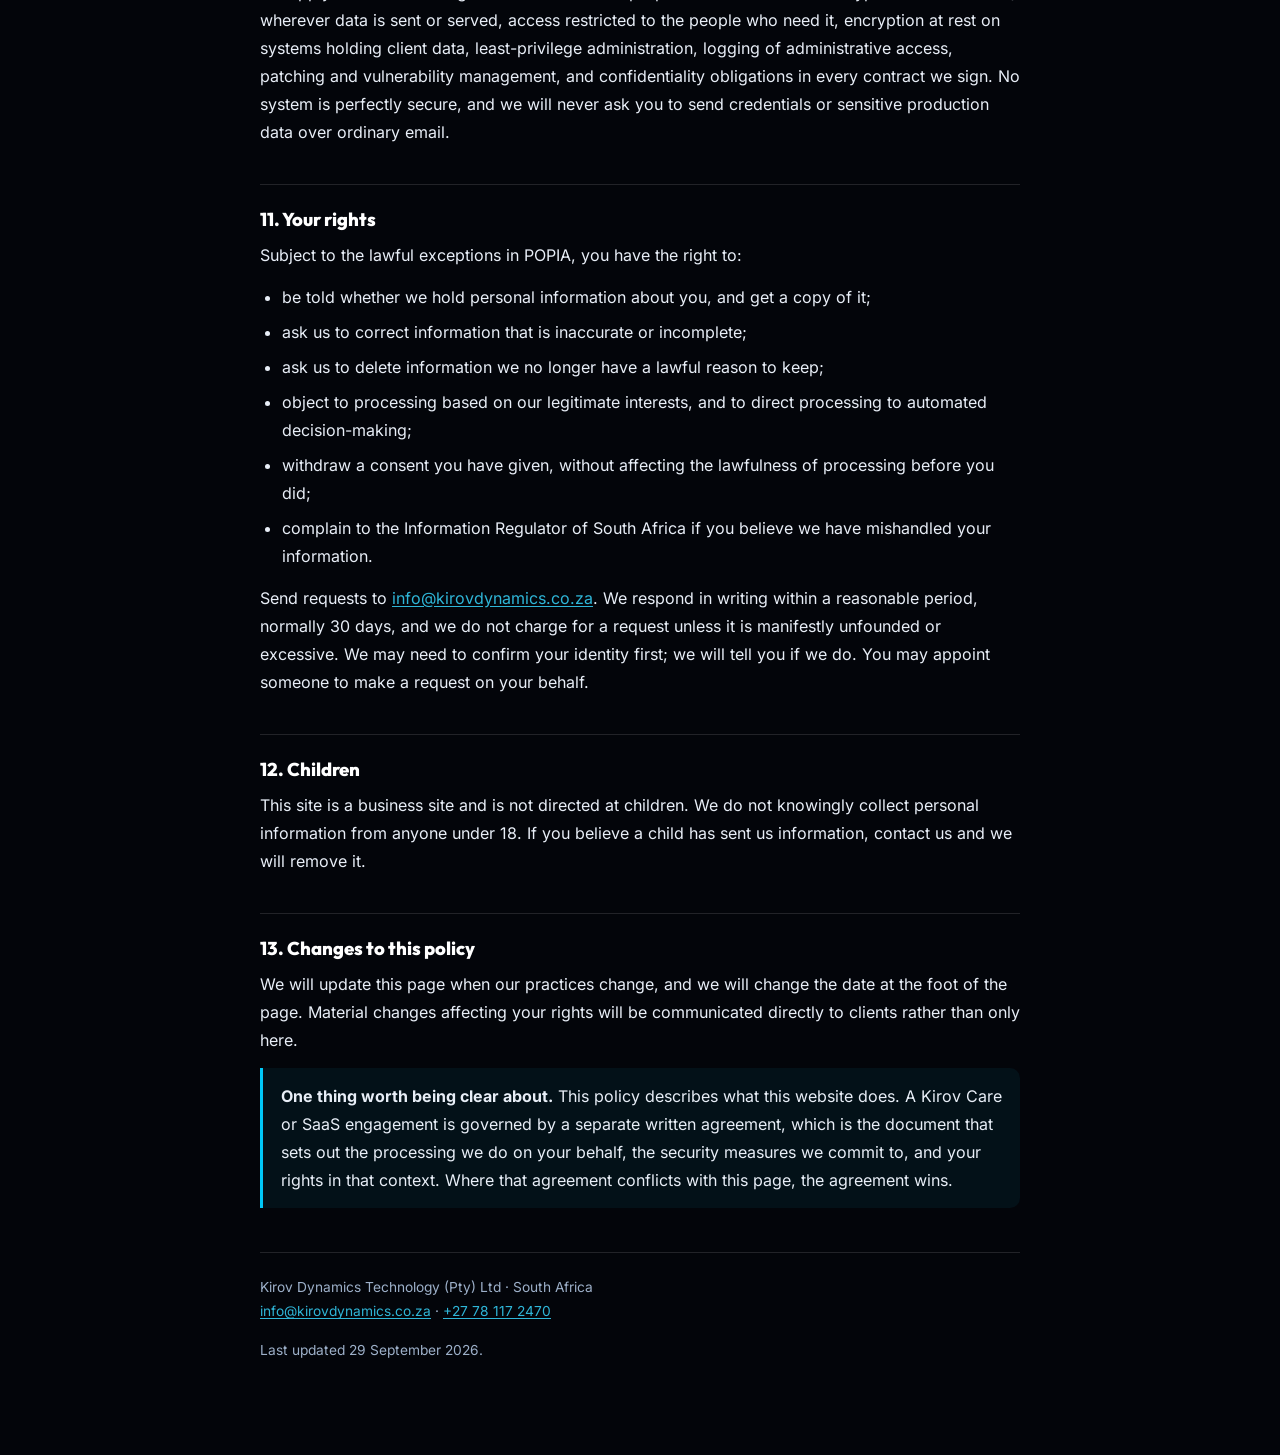
<file: docs/privacy.html>
<!DOCTYPE html>
<html lang="en-ZA" data-home="./">
<head>
  <meta charset="UTF-8">
  <meta name="viewport" content="width=device-width, initial-scale=1.0">
<meta name="theme-color" content="#0a1628">
<link rel="canonical" href="https://kirov-dynamics-technology.github.io/kirov-dynamics/privacy.html">
<meta name="description" content="How Kirov Dynamics Technology collects, uses and protects your personal information, in line with POPIA.">
<link rel="icon" href="favicon.svg" type="image/svg+xml">
<link rel="apple-touch-icon" href="apple-touch-icon.png">
<link rel="preload" href="assets/fonts/inter-var.woff2" as="font" type="font/woff2" crossorigin>
<link rel="preload" href="assets/fonts/outfit-var.woff2" as="font" type="font/woff2" crossorigin>
<style>@font-face{font-family:'Inter';font-style:normal;font-weight:100 900;font-display:swap;src:url('assets/fonts/inter-var.woff2') format('woff2');unicode-range:U+0000-00FF, U+0131, U+0152-0153, U+02BB-02BC, U+02C6, U+02DA, U+02DC, U+0304, U+0308, U+0329, U+2000-206F, U+20AC, U+2122, U+2191, U+2193, U+2212, U+2215, U+FEFF, U+FFFD}
@font-face{font-family:'Outfit';font-style:normal;font-weight:100 900;font-display:swap;src:url('assets/fonts/outfit-var.woff2') format('woff2');unicode-range:U+0000-00FF, U+0131, U+0152-0153, U+02BB-02BC, U+02C6, U+02DA, U+02DC, U+0304, U+0308, U+0329, U+2000-206F, U+20AC, U+2122, U+2191, U+2193, U+2212, U+2215, U+FEFF, U+FFFD}

    :root{--navy:#0a1628;--navy-mid:#0d1e35;--teal:#00c8f8;--teal-ink:#2fb6d8;--ink:#e8eef7;--muted:#9db0c9;--line:rgba(255,255,255,.12)}
    *{box-sizing:border-box}
    body{font-family:'Inter',sans-serif;background:#03050a;color:var(--ink);margin:0;padding:0 20px 80px;line-height:1.75;-webkit-text-size-adjust:100%}
    .wrap{max-width:760px;margin:0 auto}
    .back{display:inline-flex;align-items:center;gap:8px;margin:28px 0 8px;font:700 .82rem/1 'Outfit',sans-serif;letter-spacing:.08em;text-transform:uppercase;color:var(--teal);text-decoration:none;min-height:44px}
    .back:hover{color:#fff}
    .kicker{font:800 .74rem/1 'Outfit',sans-serif;letter-spacing:.16em;text-transform:uppercase;color:rgba(0,200,248,.85);margin:0 0 10px}
    h1{font:900 clamp(1.7rem,5vw,2.5rem)/1.15 'Outfit',sans-serif;color:#fff;letter-spacing:-.01em;margin:0 0 14px}
    .lede{color:var(--muted);font-size:1.02rem;margin:0 0 8px}
    .meta{display:flex;flex-wrap:wrap;gap:8px 18px;padding:16px 0 26px;margin:0 0 8px;border-bottom:1px solid var(--line);color:var(--muted);font-size:.85rem}
    .meta b{color:#fff;font-weight:600}
    h2{font:800 1.16rem/1.3 'Outfit',sans-serif;color:#fff;margin:38px 0 10px;padding-top:22px;border-top:1px solid var(--line)}
    h3{font:700 .95rem/1.4 'Outfit',sans-serif;color:#dce7f5;margin:22px 0 6px}
    p{margin:0 0 14px}
    ul,ol{margin:0 0 14px;padding-left:22px}
    li{margin:0 0 7px}
    a{color:var(--teal-ink);text-decoration:underline;text-underline-offset:2px}
    .card{background:linear-gradient(135deg,var(--navy),var(--navy-mid));border:1px solid var(--line);border-radius:14px;padding:18px 20px;margin:0 0 16px}
    .card p:last-child{margin-bottom:0}
    .note{border-left:3px solid var(--teal);background:rgba(0,200,248,.06);border-radius:0 10px 10px 0;padding:14px 18px;margin:0 0 18px}
    .note p:last-child{margin:0}
    table{width:100%;border-collapse:collapse;margin:0 0 18px;font-size:.9rem}
    th,td{text-align:left;padding:11px 12px;border-bottom:1px solid var(--line);vertical-align:top}
    th{font:700 .78rem/1.4 'Outfit',sans-serif;letter-spacing:.06em;text-transform:uppercase;color:#fff}
    .foot{margin-top:44px;padding-top:22px;border-top:1px solid var(--line);color:var(--muted);font-size:.86rem}
    @media(max-width:560px){ body{padding:0 16px 60px} table{font-size:.85rem} th,td{padding:9px 8px} }
  </style>
<meta property="og:site_name" content="Kirov Dynamics Technology">
<meta property="og:title" content="Privacy Policy &amp; Data Disclosure | Kirov Dynamics">
<meta property="og:description" content="How Kirov Dynamics Technology collects, uses and protects your personal information, in line with POPIA.">
<meta property="og:type" content="article">
<meta property="og:locale" content="en_ZA">
<meta property="og:url" content="https://kirov-dynamics-technology.github.io/kirov-dynamics/privacy.html">
<meta property="og:image" content="https://kirov-dynamics-technology.github.io/kirov-dynamics/og-image.png">
<meta property="og:image:width" content="1200">
<meta property="og:image:height" content="630">
<meta property="og:image:alt" content="Kirov Dynamics Technology - automation, AI, data, cybersecurity and GovTech for South African organisations.">
<meta name="twitter:card" content="summary_large_image">
<meta name="twitter:title" content="Privacy Policy &amp; Data Disclosure | Kirov Dynamics">
<meta name="twitter:description" content="How Kirov Dynamics Technology collects, uses and protects your personal information, in line with POPIA.">
<meta name="twitter:image" content="https://kirov-dynamics-technology.github.io/kirov-dynamics/og-image.png">
  <title>Privacy Policy &amp; Data Disclosure | Kirov Dynamics</title>
<!-- refresh-to-home -->
<script>
/* Refreshing ANY page returns to the homepage. Normal link navigation is left alone.
   A reload is detected from three independent signals, because browsers disagree:
   the Navigation Timing type can read "navigate" after a real refresh, and
   performance.navigation is deprecated and missing from some browsers. */
(function(){
  if (window.top !== window.self) return;      // never fight our own device-mockup iframe
  try {
    var path = location.pathname.replace(/\/+$/, '/');
    var home = new URL(document.documentElement.getAttribute('data-home') || './', location.href)
                 .pathname.replace(/\/+$/, '/');
    var reload = false;

    // 1. Navigation Timing Level 2
    try {
      var n = performance.getEntriesByType && performance.getEntriesByType('navigation')[0];
      if (n && n.type) reload = n.type === 'reload';
    } catch (e) {}

    // 2. deprecated Navigation Timing Level 1
    if (!reload) {
      try { reload = !!(performance.navigation && performance.navigation.type === 1); } catch (e) {}
    }

    // 3. Same URL as the previous document in this tab. A refresh re-enters the identical
    //    URL; ordinary navigation always changes it. Recorded on every page, the
    //    homepage included, so coming back to a page you already visited is not a
    //    false positive. Needs no time window, so a slow reload still counts.
    try {
      var k = 'rth:last';
      if (sessionStorage.getItem(k) === path) reload = true;
      sessionStorage.setItem(k, path);
    } catch (e) {}

    if (reload && path !== home) location.replace(home);
  } catch (e) {}
})();
</script>

<script src="assets/js/tracking.js" defer></script>

</head>
<body>
  <div class="wrap">
    <a href="index.html" class="back">&larr; Back to Home</a>
    <p class="kicker">Legal</p>
    <h1>Privacy Policy &amp; Data Disclosure</h1>
    <p class="lede">This site is built so that it does not need to know who you are. It sets no cookies, uses privacy-friendly cookieless analytics and collects no personal information unless you choose to contact us or submit our contact form.</p>
    <div class="meta"><p><b>Applies to</b> this website</p><p><b>Responsible party</b> Kirov Dynamics Technology (Pty) Ltd</p></div>

    <h2>The short version</h2>
    <div class="card">
      <p><b>No cookies.</b> None are set by this site.</p>
      <p><b>Cookieless analytics.</b> We use Umami, a self-hosted analytics tool, to count page views. It runs without cookies and without creating a profile that identifies you.</p>
      <p><b>One contact form.</b> If you use it, the details you type in go to our form provider (Formspree) and then to us — see below.</p>
      <p><b>No advertising tags, no session recording, no fingerprinting.</b></p>
      <p><b>No profiling and no automated decision-making.</b></p>
      <p><b>Nothing is sold or shared for marketing.</b></p>
    </div>
    <p>If you read nothing else on this page, the above is the whole of our automated data collection. The rest of this document explains the few places where information can still arise, which is unavoidable for any website.</p>

    <h2>1. Who is responsible for your information</h2>
    <p>Kirov Dynamics Technology (Pty) Ltd ("Kirov Dynamics", "we", "us") is the responsible party for the personal information described in this policy. We are a company registered in South Africa and we handle your information in line with the Protection of Personal Information Act 4 of 2013 (POPIA) and, where applicable, the EU General Data Protection Regulation.</p>
    <p>Our contact details appear at the foot of every page on this site. Queries about this policy, or a request to exercise any of your rights, can be sent to <a href="mailto:info@kirovdynamics.co.za">info@kirovdynamics.co.za</a> and will be answered in writing.</p>

    <h2>2. Information this website collects on its own</h2>
    <p>We have deliberately built this site so that visiting it does not create a record of you. Specifically:</p>
    <ul>
      <li><b>No cookies.</b> The site sets no cookies, first-party or otherwise.</li>
      <li><b>Cookieless analytics.</b> We use Umami, a self-hosted, privacy-friendly analytics tool, to count visits and page views in aggregate. Umami runs without cookies and without visitor identifiers: it does not profile you, does not build a personal profile, and cannot identify you. The only technical data involved is a short-lived count of page views, which keeps your visits anonymous.</li>
      <li><b>One contact form.</b> The homepage has a single contact form ("Book Free Problem Check"). When you submit it, the details you enter (first name, last name, email, company, and your message) are transmitted over HTTPS to Formspree — a separate, third-party form provider — which forwards them to us by email. Neither Formspree nor we use that information for marketing lists or any other purpose.</li>
      <li><b>No embedded content.</b> We do not embed videos, maps, social widgets or third-party iframes, because each of those would report your visit to its own operator. The analytics script described above is the only third-party request the site can make.</li>
    </ul>
    <h3>The one piece of data our site stores, and why</h3>
    <p>Every page sets a single value in your browser's <i>session storage</i>, under the key <code>rth:last</code>. It holds the path of the page you were last on so that a page refresh returns you to the homepage instead of trapping you on a sub-page. It is:</p>
    <ul>
      <li>used only for that one function, with no other purpose;</li>
      <li>never transmitted to us or to anyone else;</li>
      <li>automatically deleted when you close the tab or window, because session storage does not survive the session.</li>
    </ul>
    <p>It cannot identify you, it is not shared, and blocking storage removes it with no effect on the site. You can clear it at any time through your browser's site-data controls.</p>

    <h2>3. Information our hosting provider handles</h2>
    <p>This site is hosted on GitHub Pages. As with any web host, GitHub processes technical connection information in order to serve you the page, which can include your IP address, the date and time of the request, the page requested and your browser's user-agent string. This is done on GitHub's infrastructure, which is outside South Africa, so it involves a cross-border transfer of that limited technical data. We do not add to it, and we do not ask GitHub to keep anything beyond its standard operational logs.</p>
    <ul>
      <li><b>Analytics (Umami).</b> Our analytics tool is hosted by us (self-hosted, cookieless). It receives a page view even when you have not typed anything in, but is configured to track nothing identifying: no cookies, no visits are tied to you as a person.</li>
      <li><b>Contact form (Formspree).</b> The homepage contact form submits to Formspree, a United States-based form service. Because Formspree's servers are outside South Africa, submitting the form involves a cross-border transfer of the information you type in §2. Formspree is bound to process it only to deliver it to us, and to retain it for only the short period needed for that delivery. You can equally reach us directly by email at the address below and avoid the form entirely.</li>
    </ul>

    <h2>4. Images supplied by Unsplash</h2>
    <p>The photographs on our homepage are served from Unsplash's image delivery network rather than from our own server. When your browser fetches one of those images, Unsplash receives the request, which necessarily includes your IP address and the page you loaded it from. We have no access to that information and no control over Unsplash's own processing of it. Every other image on this site is hosted by us.</p>
    <p>We have self-hosted our web fonts for the same reason: loading a font from a third-party server hands that provider your IP address. The fonts you are reading this with are served from this domain and go nowhere else.</p>

    <h2>5. Information you give us directly</h2>
    <p>If you submit the contact form on the homepage, we receive the details you typed in (first name, last name, email address, company/organisation and your message). If you email or call us directly, we will hold whatever you send us, which may include:</p>
    <ul>
      <li>your name, email address, telephone number, company or organisation and job title;</li>
      <li>the business problem, process or system you describe, including documents, screenshots or data you choose to send;</li>
      <li>our correspondence with you, including the substance of any engagement.</li>
    </ul>

    <h2>6. Why we are allowed to hold it, and what we do with it</h2>
    <p>Under POPIA we may only process personal information where a lawful ground applies. Ours are:</p>
    <table>
      <tr><th>Purpose</th><th>Lawful ground</th></tr>
      <tr><td>Answering your enquiry and arranging a free problem check</td><td>Taking steps at your request prior to entering a contract</td></tr>
      <tr><td>Preparing and delivering an assessment, project or Kirov Care service</td><td>Performance of a contract with you</td></tr>
      <tr><td>Record-keeping, invoicing and tax compliance</td><td>Compliance with a legal obligation, including the Tax Administration Act and Companies Act</td></tr>
      <tr><td>Understanding recurring problems so we can improve our services</td><td>Our legitimate interests, balanced against your rights; we anonymise before doing so</td></tr>
      <tr><td>Defending or claiming legal rights</td><td>Legitimate interests and your legal rights</td></tr>
    </table>
    <p>We do not use your information for marketing lists, and we do not sell it. If you ask us to add you to product announcements, that is a separate, optional consent which you can withdraw at any time.</p>

    <h2>7. Special personal information</h2>
    <p>Special categories such as health, biometric, genetic, religious or union information, and children's information, receive stricter protection under POPIA. We do not ask for, request or knowingly receive any of it through this site. If such information reaches us unintentionally, tell us and we will delete it promptly.</p>

    <h2>8. Who else can see it</h2>
    <p>We do not sell or share your personal information with third parties for their own purposes. We disclose it only where necessary and lawful, namely to:</p>
    <ul>
      <li><b>service providers</b> who host, secure or support our systems, under written confidentiality obligations;</li>
      <li><b>professional advisers</b> such as our lawyers or accountants, where a legal or accounting duty requires it;</li>
      <li><b>law enforcement or a regulator</b> where we are legally required to disclose it;</li>
      <li><b>a buyer of the business</b> in a genuine corporate transaction, subject to this policy continuing to apply.</li>
    </ul>
    <p>Where we send information outside South Africa, we rely on an appropriate safeguard, which for us currently means standard contractual clauses and the provider's own published transfer terms.</p>

    <h2>9. How long we keep it</h2>
    <p>We keep enquiry information for as long as needed to deal with your request and any resulting engagement, and record-keeping information for the period the law requires, commonly five years for accounting records under the Tax Administration Act. Information that has no further purpose is deleted or anonymised when that purpose ends.</p>

    <h2>10. How we protect it</h2>
    <p>We apply technical and organisational measures proportionate to the risk: encryption in transit (TLS) wherever data is sent or served, access restricted to the people who need it, encryption at rest on systems holding client data, least-privilege administration, logging of administrative access, patching and vulnerability management, and confidentiality obligations in every contract we sign. No system is perfectly secure, and we will never ask you to send credentials or sensitive production data over ordinary email.</p>

    <h2>11. Your rights</h2>
    <p>Subject to the lawful exceptions in POPIA, you have the right to:</p>
    <ul>
      <li>be told whether we hold personal information about you, and get a copy of it;</li>
      <li>ask us to correct information that is inaccurate or incomplete;</li>
      <li>ask us to delete information we no longer have a lawful reason to keep;</li>
      <li>object to processing based on our legitimate interests, and to direct processing to automated decision-making;</li>
      <li>withdraw a consent you have given, without affecting the lawfulness of processing before you did;</li>
      <li>complain to the Information Regulator of South Africa if you believe we have mishandled your information.</li>
    </ul>
    <p>Send requests to <a href="mailto:info@kirovdynamics.co.za">info@kirovdynamics.co.za</a>. We respond in writing within a reasonable period, normally 30 days, and we do not charge for a request unless it is manifestly unfounded or excessive. We may need to confirm your identity first; we will tell you if we do. You may appoint someone to make a request on your behalf.</p>

    <h2>12. Children</h2>
    <p>This site is a business site and is not directed at children. We do not knowingly collect personal information from anyone under 18. If you believe a child has sent us information, contact us and we will remove it.</p>

    <h2>13. Changes to this policy</h2>
    <p>We will update this page when our practices change, and we will change the date at the foot of the page. Material changes affecting your rights will be communicated directly to clients rather than only here.</p>

    <div class="note">
      <p><b>One thing worth being clear about.</b> This policy describes what this website does. A Kirov Care or SaaS engagement is governed by a separate written agreement, which is the document that sets out the processing we do on your behalf, the security measures we commit to, and your rights in that context. Where that agreement conflicts with this page, the agreement wins.</p>
    </div>
    <div class="foot">
      <p>Kirov Dynamics Technology (Pty) Ltd &middot; South Africa<br>
      <a href="mailto:info@kirovdynamics.co.za">info@kirovdynamics.co.za</a> &middot; <a href="tel:+27781172470">+27 78 117 2470</a></p>
      <p>Last updated 29 September 2026.</p>
    </div>
  </div>
</body>
</html>
</file>
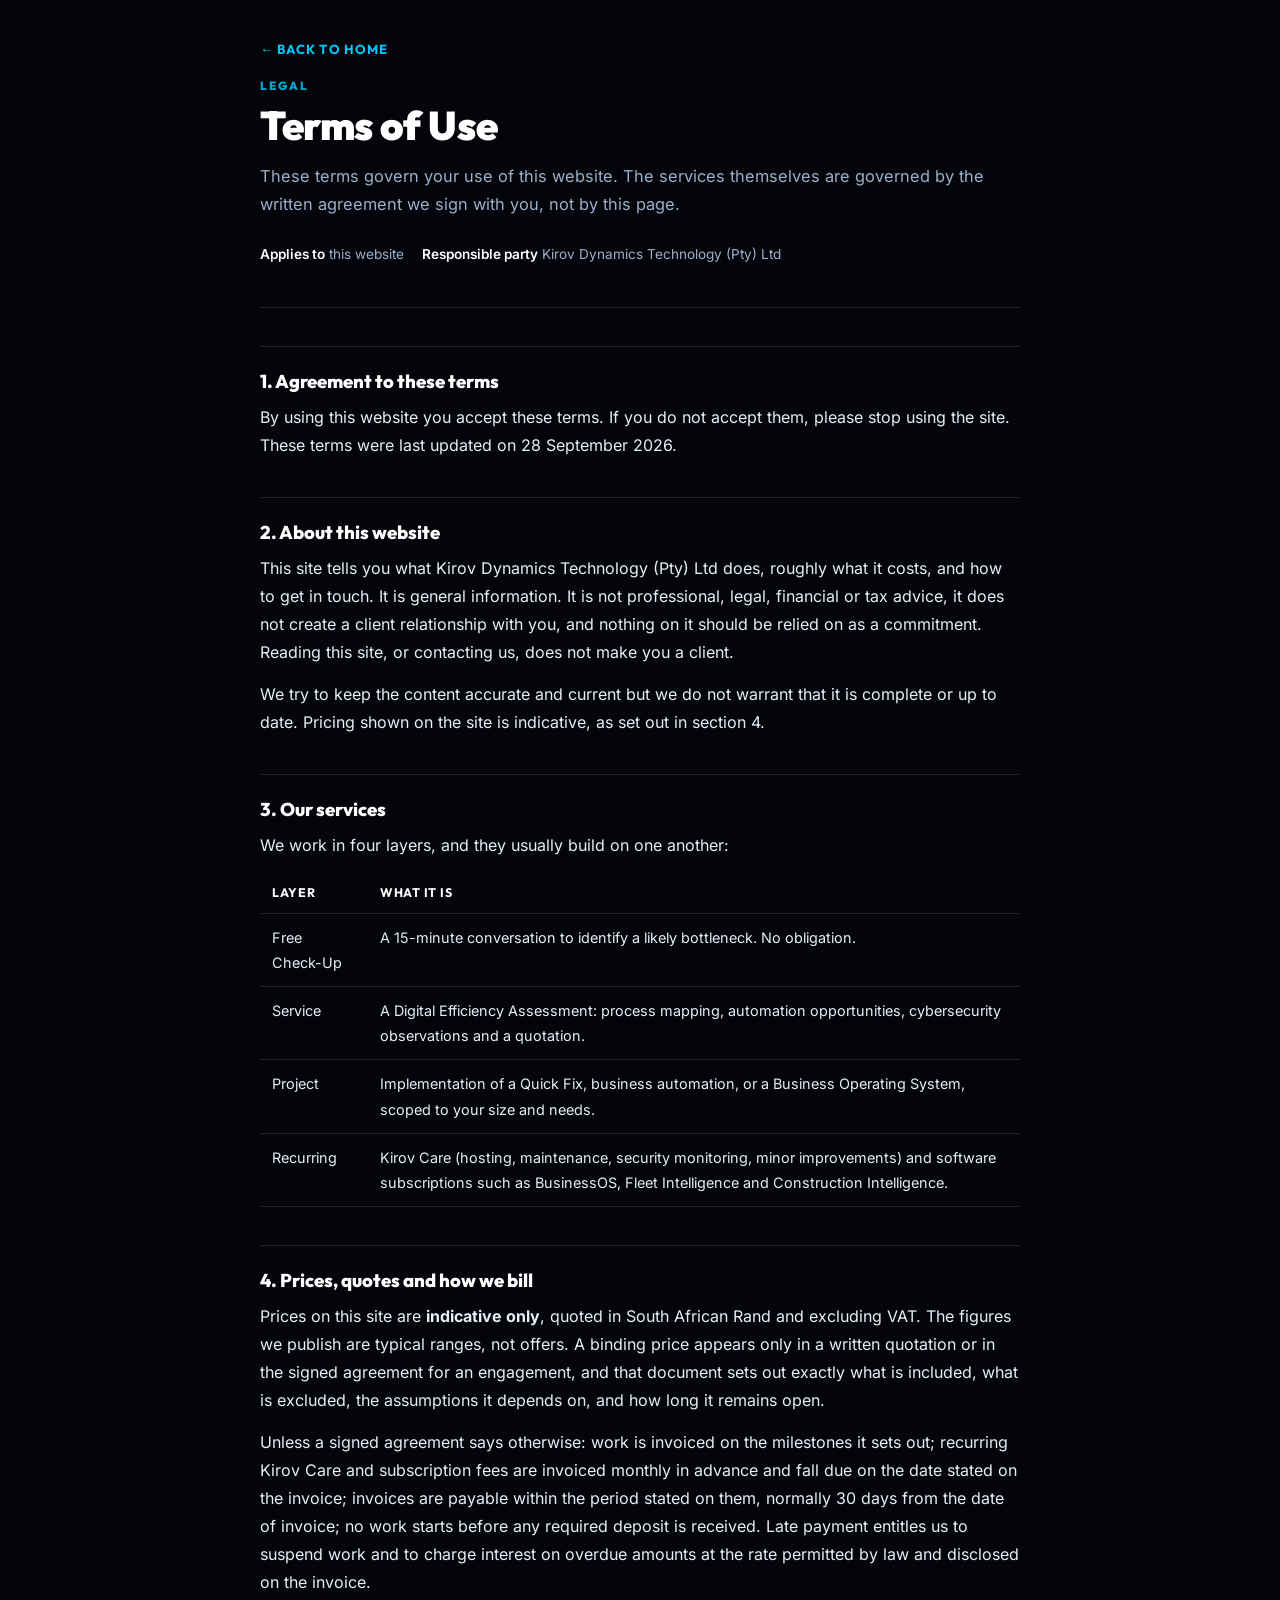
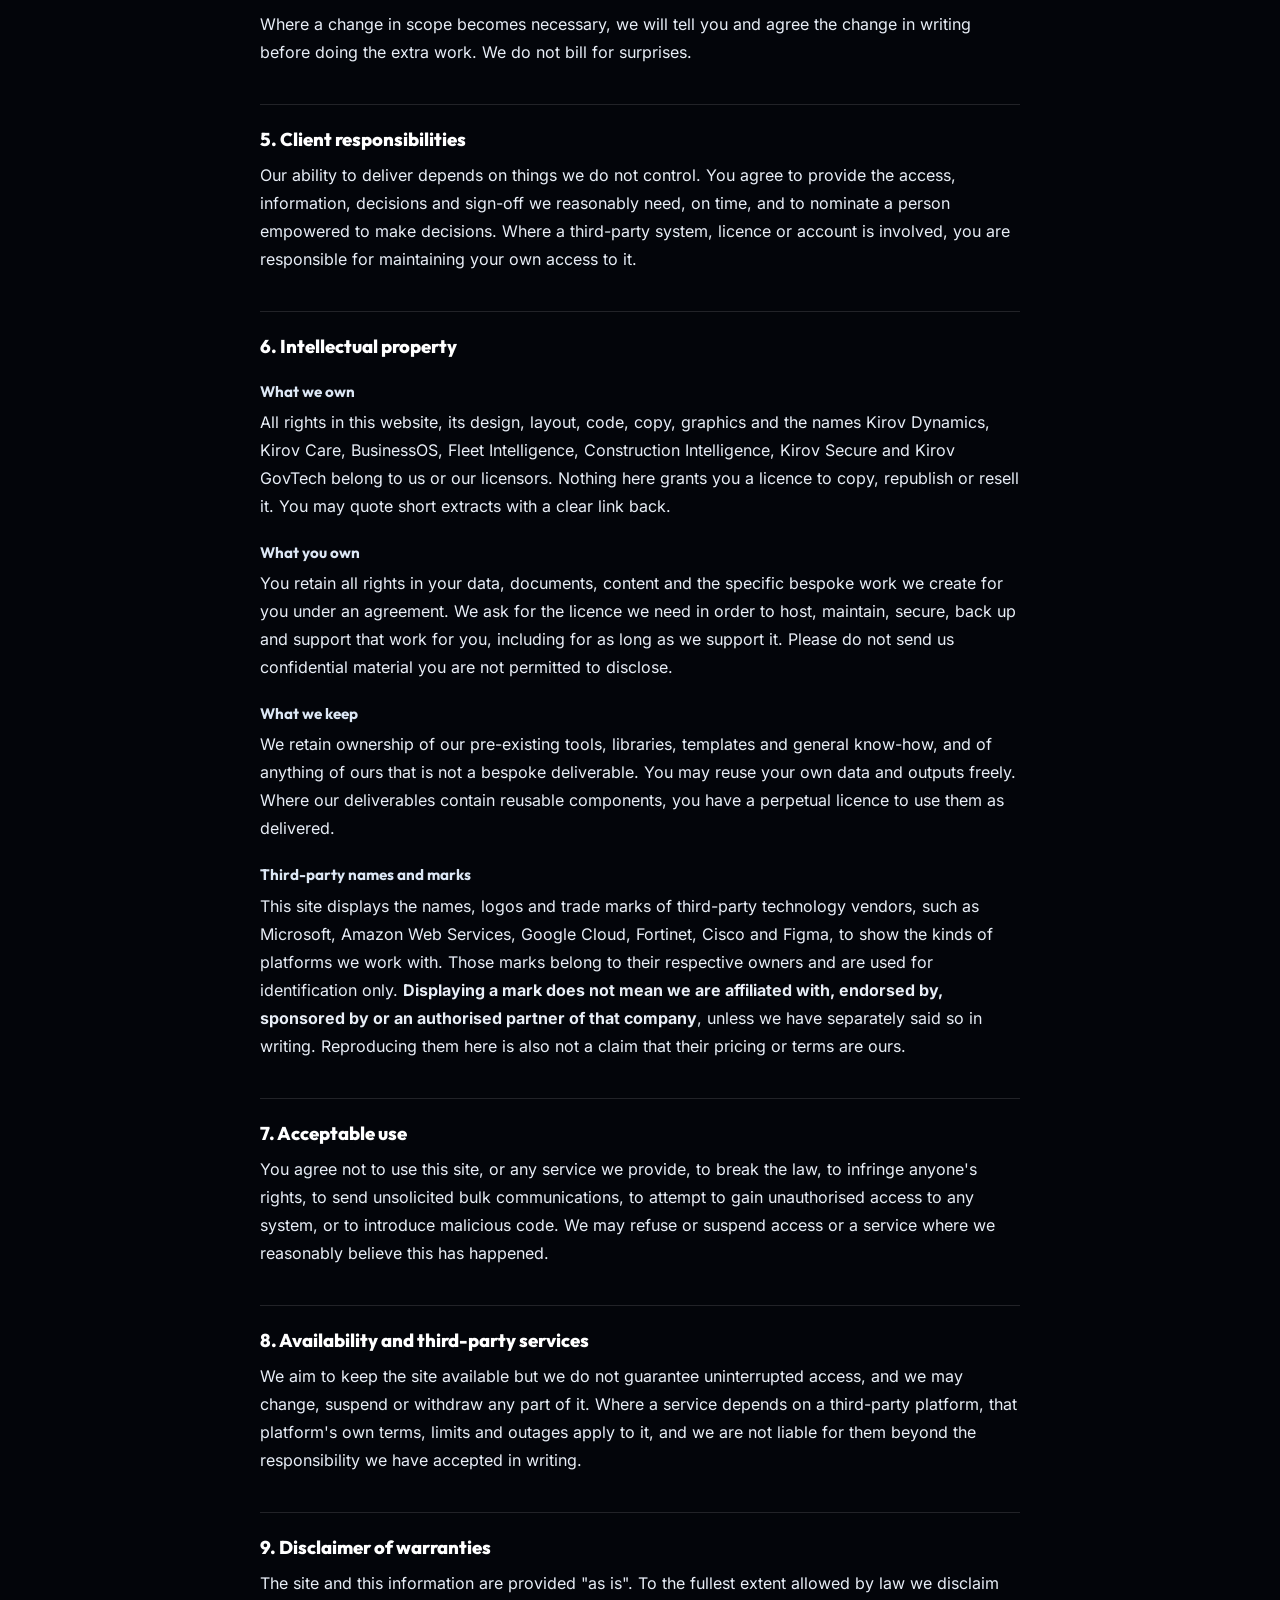
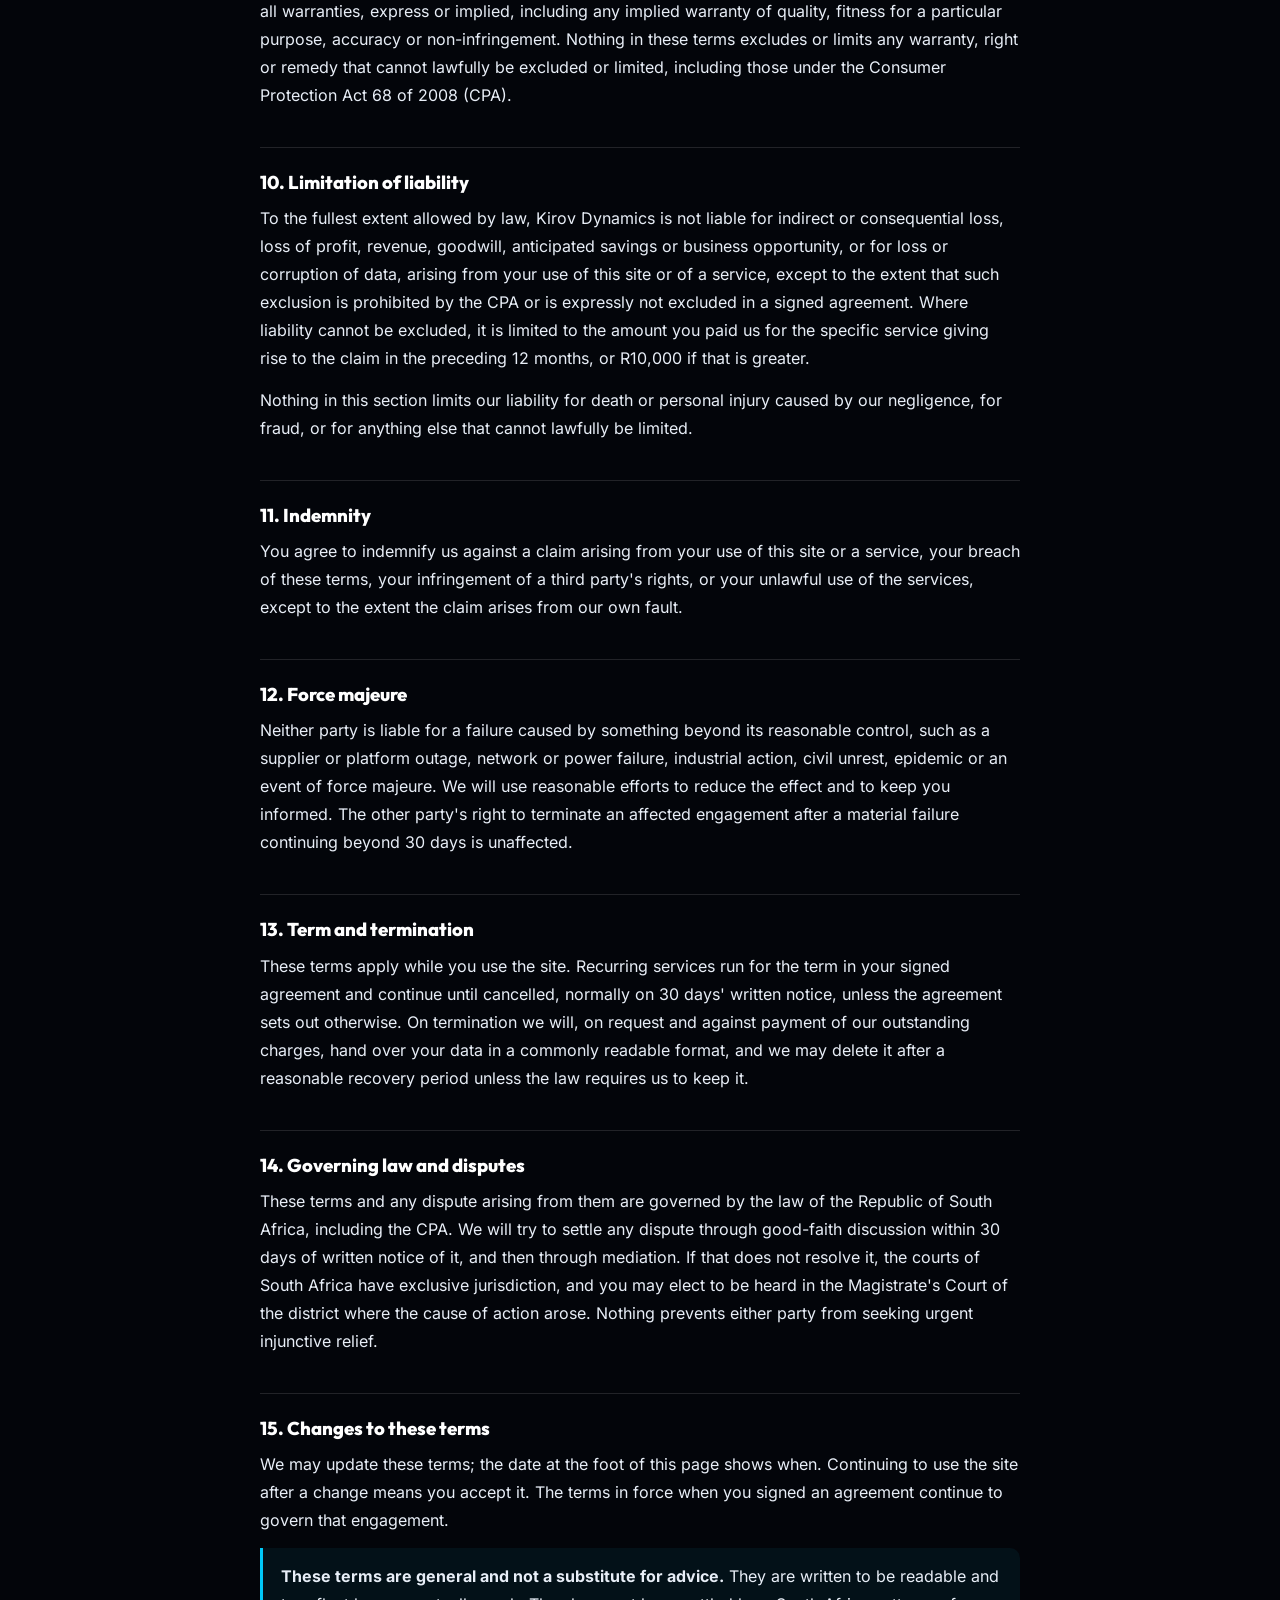
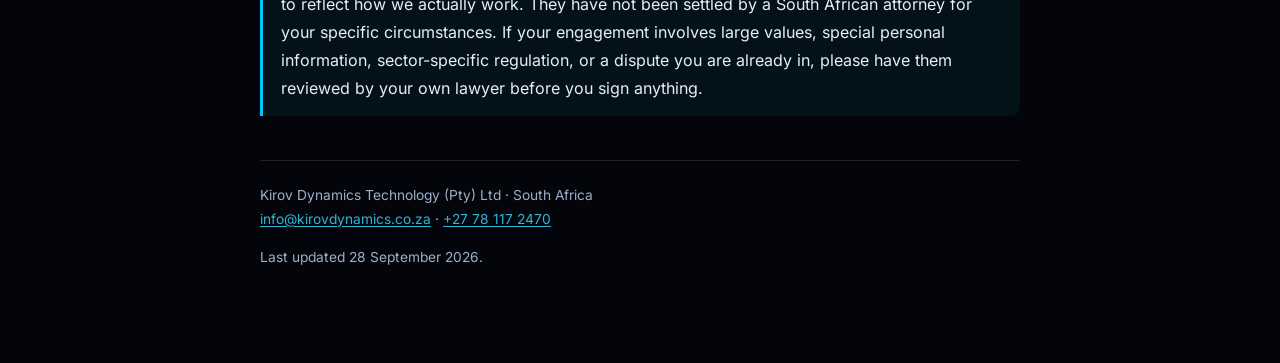
<file: docs/terms.html>
<!DOCTYPE html>
<html lang="en-ZA" data-home="./">
<head>
  <meta charset="UTF-8">
  <meta name="viewport" content="width=device-width, initial-scale=1.0">
<meta name="theme-color" content="#0a1628">
<link rel="canonical" href="https://kirov-dynamics-technology.github.io/kirov-dynamics/terms.html">
<meta name="description" content="The terms that apply to your use of the Kirov Dynamics Technology website, and the basis on which we quote for and deliver our services.">
<link rel="icon" href="favicon.svg" type="image/svg+xml">
<link rel="apple-touch-icon" href="apple-touch-icon.png">
<link rel="preload" href="assets/fonts/inter-var.woff2" as="font" type="font/woff2" crossorigin>
<link rel="preload" href="assets/fonts/outfit-var.woff2" as="font" type="font/woff2" crossorigin>
<style>@font-face{font-family:'Inter';font-style:normal;font-weight:100 900;font-display:swap;src:url('assets/fonts/inter-var.woff2') format('woff2');unicode-range:U+0000-00FF, U+0131, U+0152-0153, U+02BB-02BC, U+02C6, U+02DA, U+02DC, U+0304, U+0308, U+0329, U+2000-206F, U+20AC, U+2122, U+2191, U+2193, U+2212, U+2215, U+FEFF, U+FFFD}
@font-face{font-family:'Outfit';font-style:normal;font-weight:100 900;font-display:swap;src:url('assets/fonts/outfit-var.woff2') format('woff2');unicode-range:U+0000-00FF, U+0131, U+0152-0153, U+02BB-02BC, U+02C6, U+02DA, U+02DC, U+0304, U+0308, U+0329, U+2000-206F, U+20AC, U+2122, U+2191, U+2193, U+2212, U+2215, U+FEFF, U+FFFD}

    :root{--navy:#0a1628;--navy-mid:#0d1e35;--teal:#00c8f8;--teal-ink:#2fb6d8;--ink:#e8eef7;--muted:#9db0c9;--line:rgba(255,255,255,.12)}
    *{box-sizing:border-box}
    body{font-family:'Inter',sans-serif;background:#03050a;color:var(--ink);margin:0;padding:0 20px 80px;line-height:1.75;-webkit-text-size-adjust:100%}
    .wrap{max-width:760px;margin:0 auto}
    .back{display:inline-flex;align-items:center;gap:8px;margin:28px 0 8px;font:700 .82rem/1 'Outfit',sans-serif;letter-spacing:.08em;text-transform:uppercase;color:var(--teal);text-decoration:none;min-height:44px}
    .back:hover{color:#fff}
    .kicker{font:800 .74rem/1 'Outfit',sans-serif;letter-spacing:.16em;text-transform:uppercase;color:rgba(0,200,248,.85);margin:0 0 10px}
    h1{font:900 clamp(1.7rem,5vw,2.5rem)/1.15 'Outfit',sans-serif;color:#fff;letter-spacing:-.01em;margin:0 0 14px}
    .lede{color:var(--muted);font-size:1.02rem;margin:0 0 8px}
    .meta{display:flex;flex-wrap:wrap;gap:8px 18px;padding:16px 0 26px;margin:0 0 8px;border-bottom:1px solid var(--line);color:var(--muted);font-size:.85rem}
    .meta b{color:#fff;font-weight:600}
    h2{font:800 1.16rem/1.3 'Outfit',sans-serif;color:#fff;margin:38px 0 10px;padding-top:22px;border-top:1px solid var(--line)}
    h3{font:700 .95rem/1.4 'Outfit',sans-serif;color:#dce7f5;margin:22px 0 6px}
    p{margin:0 0 14px}
    ul,ol{margin:0 0 14px;padding-left:22px}
    li{margin:0 0 7px}
    a{color:var(--teal-ink);text-decoration:underline;text-underline-offset:2px}
    .card{background:linear-gradient(135deg,var(--navy),var(--navy-mid));border:1px solid var(--line);border-radius:14px;padding:18px 20px;margin:0 0 16px}
    .card p:last-child{margin-bottom:0}
    .note{border-left:3px solid var(--teal);background:rgba(0,200,248,.06);border-radius:0 10px 10px 0;padding:14px 18px;margin:0 0 18px}
    .note p:last-child{margin:0}
    table{width:100%;border-collapse:collapse;margin:0 0 18px;font-size:.9rem}
    th,td{text-align:left;padding:11px 12px;border-bottom:1px solid var(--line);vertical-align:top}
    th{font:700 .78rem/1.4 'Outfit',sans-serif;letter-spacing:.06em;text-transform:uppercase;color:#fff}
    .foot{margin-top:44px;padding-top:22px;border-top:1px solid var(--line);color:var(--muted);font-size:.86rem}
    @media(max-width:560px){ body{padding:0 16px 60px} table{font-size:.85rem} th,td{padding:9px 8px} }
  </style>
<meta property="og:site_name" content="Kirov Dynamics Technology">
<meta property="og:title" content="Terms of Use | Kirov Dynamics">
<meta property="og:description" content="The terms that apply to your use of the Kirov Dynamics Technology website, and the basis on which we quote for and deliver our services.">
<meta property="og:type" content="article">
<meta property="og:locale" content="en_ZA">
<meta property="og:url" content="https://kirov-dynamics-technology.github.io/kirov-dynamics/terms.html">
<meta property="og:image" content="https://kirov-dynamics-technology.github.io/kirov-dynamics/og-image.png">
<meta property="og:image:width" content="1200">
<meta property="og:image:height" content="630">
<meta property="og:image:alt" content="Kirov Dynamics Technology - automation, AI, data, cybersecurity and GovTech for South African organisations.">
<meta name="twitter:card" content="summary_large_image">
<meta name="twitter:title" content="Terms of Use | Kirov Dynamics">
<meta name="twitter:description" content="The terms that apply to your use of the Kirov Dynamics Technology website, and the basis on which we quote for and deliver our services.">
<meta name="twitter:image" content="https://kirov-dynamics-technology.github.io/kirov-dynamics/og-image.png">
  <title>Terms of Use | Kirov Dynamics</title>
<!-- refresh-to-home -->
<script>
/* Refreshing ANY page returns to the homepage. Normal link navigation is left alone.
   A reload is detected from three independent signals, because browsers disagree:
   the Navigation Timing type can read "navigate" after a real refresh, and
   performance.navigation is deprecated and missing from some browsers. */
(function(){
  if (window.top !== window.self) return;      // never fight our own device-mockup iframe
  try {
    var path = location.pathname.replace(/\/+$/, '/');
    var home = new URL(document.documentElement.getAttribute('data-home') || './', location.href)
                 .pathname.replace(/\/+$/, '/');
    var reload = false;

    // 1. Navigation Timing Level 2
    try {
      var n = performance.getEntriesByType && performance.getEntriesByType('navigation')[0];
      if (n && n.type) reload = n.type === 'reload';
    } catch (e) {}

    // 2. deprecated Navigation Timing Level 1
    if (!reload) {
      try { reload = !!(performance.navigation && performance.navigation.type === 1); } catch (e) {}
    }

    // 3. Same URL as the previous document in this tab. A refresh re-enters the identical
    //    URL; ordinary navigation always changes it. Recorded on every page, the
    //    homepage included, so coming back to a page you already visited is not a
    //    false positive. Needs no time window, so a slow reload still counts.
    try {
      var k = 'rth:last';
      if (sessionStorage.getItem(k) === path) reload = true;
      sessionStorage.setItem(k, path);
    } catch (e) {}

    if (reload && path !== home) location.replace(home);
  } catch (e) {}
})();
</script>

<script src="assets/js/tracking.js" defer></script>
</head>
<body>
  <div class="wrap">
    <a href="index.html" class="back">&larr; Back to Home</a>
    <p class="kicker">Legal</p>
    <h1>Terms of Use</h1>
    <p class="lede">These terms govern your use of this website. The services themselves are governed by the written agreement we sign with you, not by this page.</p>
    <div class="meta"><p><b>Applies to</b> this website</p><p><b>Responsible party</b> Kirov Dynamics Technology (Pty) Ltd</p></div>

    <h2>1. Agreement to these terms</h2>
    <p>By using this website you accept these terms. If you do not accept them, please stop using the site. These terms were last updated on 28 September 2026.</p>

    <h2>2. About this website</h2>
    <p>This site tells you what Kirov Dynamics Technology (Pty) Ltd does, roughly what it costs, and how to get in touch. It is general information. It is not professional, legal, financial or tax advice, it does not create a client relationship with you, and nothing on it should be relied on as a commitment. Reading this site, or contacting us, does not make you a client.</p>
    <p>We try to keep the content accurate and current but we do not warrant that it is complete or up to date. Pricing shown on the site is indicative, as set out in section 4.</p>

    <h2>3. Our services</h2>
    <p>We work in four layers, and they usually build on one another:</p>
    <table>
      <tr><th>Layer</th><th>What it is</th></tr>
      <tr><td>Free Check-Up</td><td>A 15-minute conversation to identify a likely bottleneck. No obligation.</td></tr>
      <tr><td>Service</td><td>A Digital Efficiency Assessment: process mapping, automation opportunities, cybersecurity observations and a quotation.</td></tr>
      <tr><td>Project</td><td>Implementation of a Quick Fix, business automation, or a Business Operating System, scoped to your size and needs.</td></tr>
      <tr><td>Recurring</td><td>Kirov Care (hosting, maintenance, security monitoring, minor improvements) and software subscriptions such as BusinessOS, Fleet Intelligence and Construction Intelligence.</td></tr>
    </table>

    <h2>4. Prices, quotes and how we bill</h2>
    <p>Prices on this site are <b>indicative only</b>, quoted in South African Rand and excluding VAT. The figures we publish are typical ranges, not offers. A binding price appears only in a written quotation or in the signed agreement for an engagement, and that document sets out exactly what is included, what is excluded, the assumptions it depends on, and how long it remains open.</p>
    <p>Unless a signed agreement says otherwise: work is invoiced on the milestones it sets out; recurring Kirov Care and subscription fees are invoiced monthly in advance and fall due on the date stated on the invoice; invoices are payable within the period stated on them, normally 30 days from the date of invoice; no work starts before any required deposit is received. Late payment entitles us to suspend work and to charge interest on overdue amounts at the rate permitted by law and disclosed on the invoice.</p>
    <p>Where a change in scope becomes necessary, we will tell you and agree the change in writing before doing the extra work. We do not bill for surprises.</p>

    <h2>5. Client responsibilities</h2>
    <p>Our ability to deliver depends on things we do not control. You agree to provide the access, information, decisions and sign-off we reasonably need, on time, and to nominate a person empowered to make decisions. Where a third-party system, licence or account is involved, you are responsible for maintaining your own access to it.</p>

    <h2>6. Intellectual property</h2>
    <h3>What we own</h3>
    <p>All rights in this website, its design, layout, code, copy, graphics and the names Kirov Dynamics, Kirov Care, BusinessOS, Fleet Intelligence, Construction Intelligence, Kirov Secure and Kirov GovTech belong to us or our licensors. Nothing here grants you a licence to copy, republish or resell it. You may quote short extracts with a clear link back.</p>
    <h3>What you own</h3>
    <p>You retain all rights in your data, documents, content and the specific bespoke work we create for you under an agreement. We ask for the licence we need in order to host, maintain, secure, back up and support that work for you, including for as long as we support it. Please do not send us confidential material you are not permitted to disclose.</p>
    <h3>What we keep</h3>
    <p>We retain ownership of our pre-existing tools, libraries, templates and general know-how, and of anything of ours that is not a bespoke deliverable. You may reuse your own data and outputs freely. Where our deliverables contain reusable components, you have a perpetual licence to use them as delivered.</p>
    <h3>Third-party names and marks</h3>
    <p>This site displays the names, logos and trade marks of third-party technology vendors, such as Microsoft, Amazon Web Services, Google Cloud, Fortinet, Cisco and Figma, to show the kinds of platforms we work with. Those marks belong to their respective owners and are used for identification only. <b>Displaying a mark does not mean we are affiliated with, endorsed by, sponsored by or an authorised partner of that company</b>, unless we have separately said so in writing. Reproducing them here is also not a claim that their pricing or terms are ours.</p>

    <h2>7. Acceptable use</h2>
    <p>You agree not to use this site, or any service we provide, to break the law, to infringe anyone's rights, to send unsolicited bulk communications, to attempt to gain unauthorised access to any system, or to introduce malicious code. We may refuse or suspend access or a service where we reasonably believe this has happened.</p>

    <h2>8. Availability and third-party services</h2>
    <p>We aim to keep the site available but we do not guarantee uninterrupted access, and we may change, suspend or withdraw any part of it. Where a service depends on a third-party platform, that platform's own terms, limits and outages apply to it, and we are not liable for them beyond the responsibility we have accepted in writing.</p>

    <h2>9. Disclaimer of warranties</h2>
    <p>The site and this information are provided "as is". To the fullest extent allowed by law we disclaim all warranties, express or implied, including any implied warranty of quality, fitness for a particular purpose, accuracy or non-infringement. Nothing in these terms excludes or limits any warranty, right or remedy that cannot lawfully be excluded or limited, including those under the Consumer Protection Act 68 of 2008 (CPA).</p>

    <h2>10. Limitation of liability</h2>
    <p>To the fullest extent allowed by law, Kirov Dynamics is not liable for indirect or consequential loss, loss of profit, revenue, goodwill, anticipated savings or business opportunity, or for loss or corruption of data, arising from your use of this site or of a service, except to the extent that such exclusion is prohibited by the CPA or is expressly not excluded in a signed agreement. Where liability cannot be excluded, it is limited to the amount you paid us for the specific service giving rise to the claim in the preceding 12 months, or R10,000 if that is greater.</p>
    <p>Nothing in this section limits our liability for death or personal injury caused by our negligence, for fraud, or for anything else that cannot lawfully be limited.</p>

    <h2>11. Indemnity</h2>
    <p>You agree to indemnify us against a claim arising from your use of this site or a service, your breach of these terms, your infringement of a third party's rights, or your unlawful use of the services, except to the extent the claim arises from our own fault.</p>

    <h2>12. Force majeure</h2>
    <p>Neither party is liable for a failure caused by something beyond its reasonable control, such as a supplier or platform outage, network or power failure, industrial action, civil unrest, epidemic or an event of force majeure. We will use reasonable efforts to reduce the effect and to keep you informed. The other party's right to terminate an affected engagement after a material failure continuing beyond 30 days is unaffected.</p>

    <h2>13. Term and termination</h2>
    <p>These terms apply while you use the site. Recurring services run for the term in your signed agreement and continue until cancelled, normally on 30 days' written notice, unless the agreement sets out otherwise. On termination we will, on request and against payment of our outstanding charges, hand over your data in a commonly readable format, and we may delete it after a reasonable recovery period unless the law requires us to keep it.</p>

    <h2>14. Governing law and disputes</h2>
    <p>These terms and any dispute arising from them are governed by the law of the Republic of South Africa, including the CPA. We will try to settle any dispute through good-faith discussion within 30 days of written notice of it, and then through mediation. If that does not resolve it, the courts of South Africa have exclusive jurisdiction, and you may elect to be heard in the Magistrate's Court of the district where the cause of action arose. Nothing prevents either party from seeking urgent injunctive relief.</p>

    <h2>15. Changes to these terms</h2>
    <p>We may update these terms; the date at the foot of this page shows when. Continuing to use the site after a change means you accept it. The terms in force when you signed an agreement continue to govern that engagement.</p>

    <div class="note">
      <p><b>These terms are general and not a substitute for advice.</b> They are written to be readable and to reflect how we actually work. They have not been settled by a South African attorney for your specific circumstances. If your engagement involves large values, special personal information, sector-specific regulation, or a dispute you are already in, please have them reviewed by your own lawyer before you sign anything.</p>
    </div>
    <div class="foot">
      <p>Kirov Dynamics Technology (Pty) Ltd &middot; South Africa<br>
      <a href="mailto:info@kirovdynamics.co.za">info@kirovdynamics.co.za</a> &middot; <a href="tel:+27781172470">+27 78 117 2470</a></p>
      <p>Last updated 28 September 2026.</p>
    </div>
  </div>
</body>
</html>
</file>
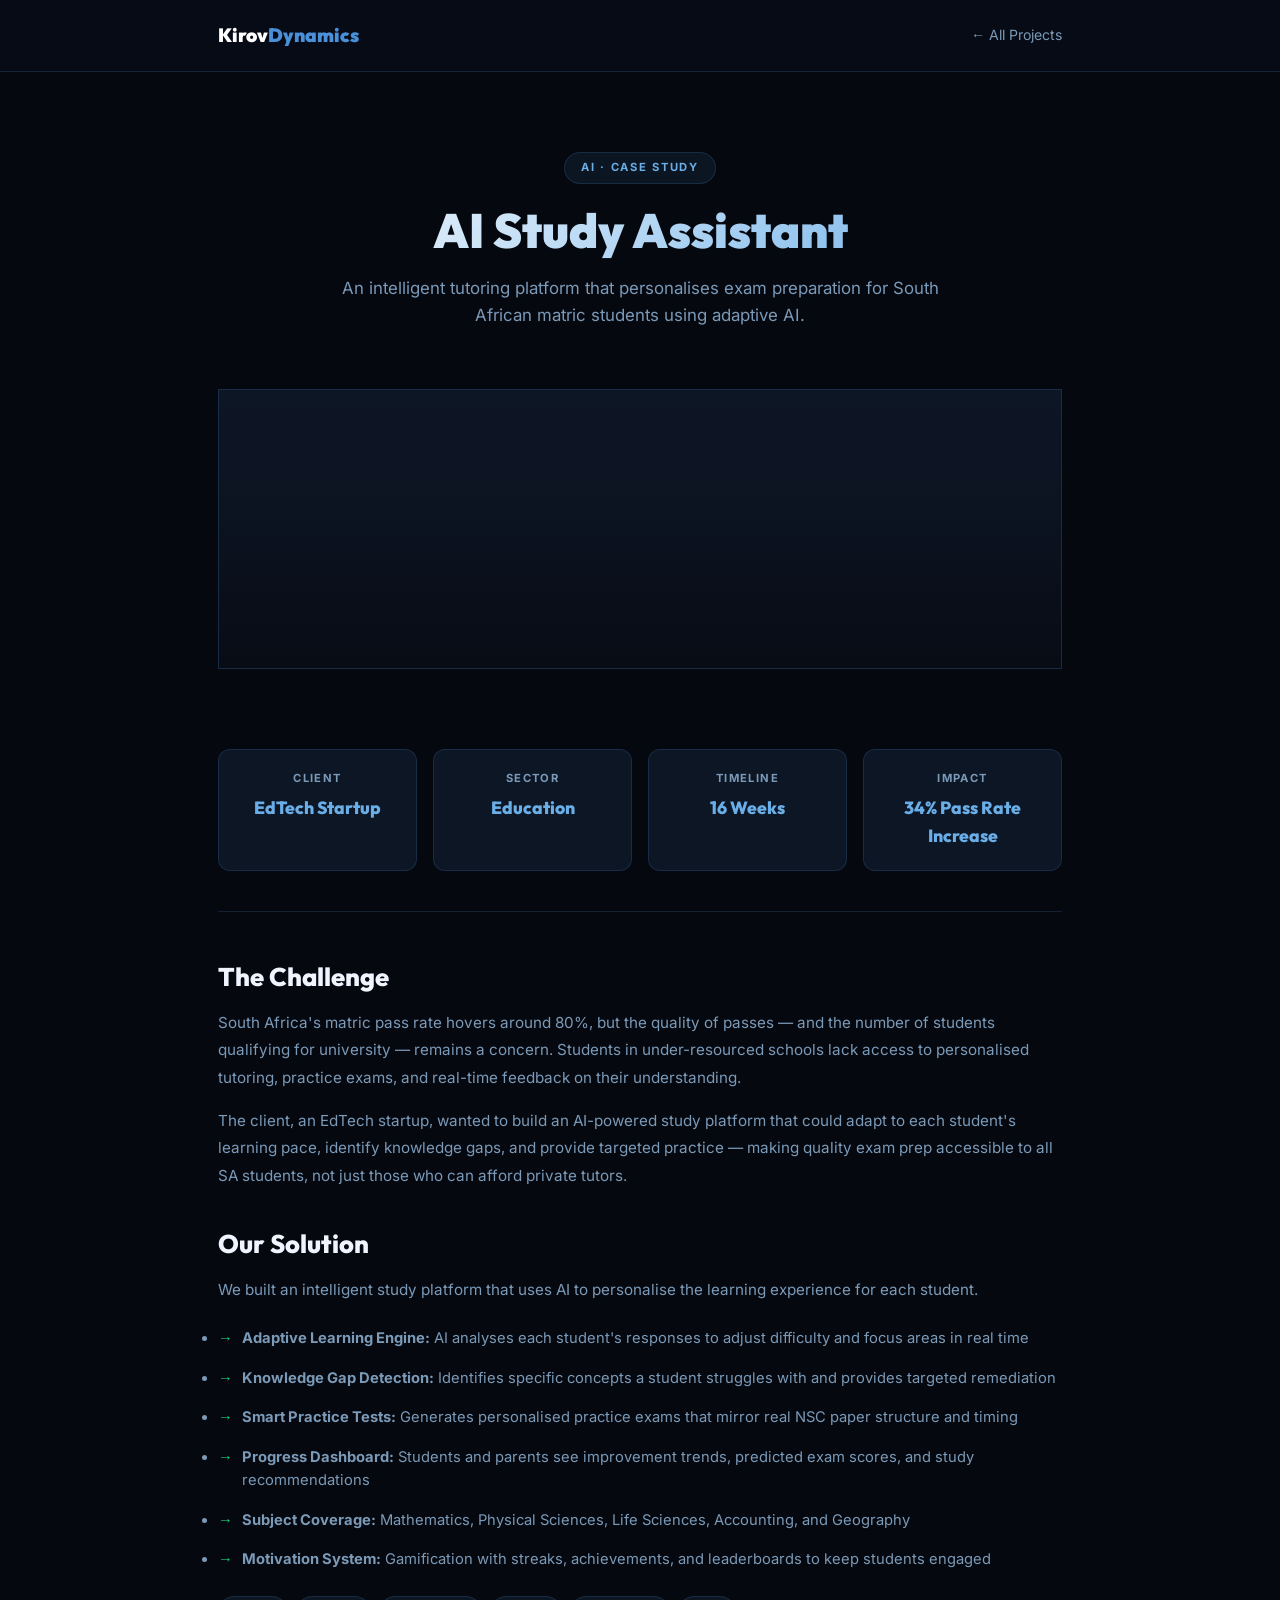
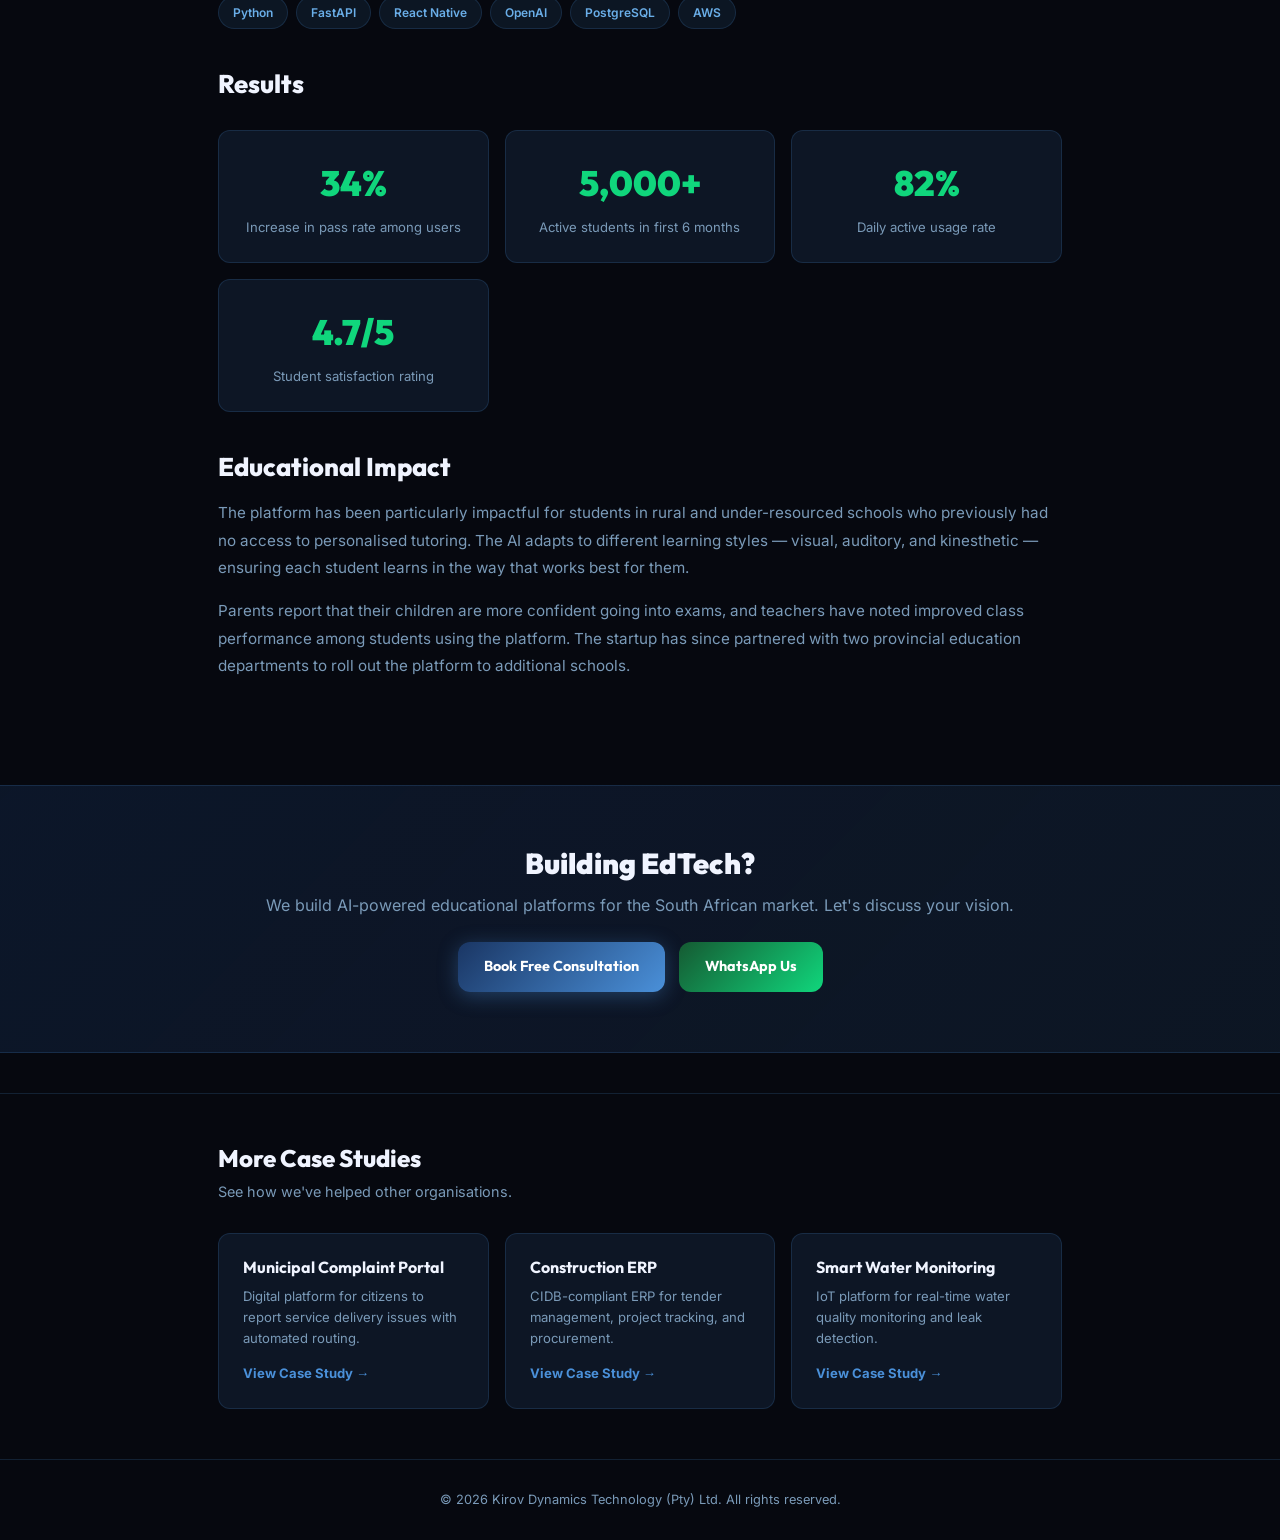
<file: docs/case-studies/ai-study-assistant.html>
<!DOCTYPE html>
<html lang="en" data-home="../">
<head>
  <meta charset="UTF-8">
  <meta name="viewport" content="width=device-width, initial-scale=1.0">
<meta name="theme-color" content="#0a1628">
<link rel="canonical" href="https://kirov-dynamics-technology.github.io/kirov-dynamics/case-studies/ai-study-assistant.html">
<meta name="description" content="How we built an intelligent tutoring platform for SA matric students - personalising exam prep with AI and improving pass rates by 34%.">
<link rel="icon" href="../favicon.svg" type="image/svg+xml">
<link rel="apple-touch-icon" href="../apple-touch-icon.png">
<meta property="og:site_name" content="Kirov Dynamics Technology">
<meta property="og:title" content="AI Study Assistant — Case Study | Kirov Dynamics Technology">
<meta property="og:description" content="How we built an intelligent tutoring platform for SA matric students - personalising exam prep with AI and improving pass rates by 34%.">
<meta property="og:type" content="website">
<meta property="og:locale" content="en_ZA">
<meta property="og:url" content="https://kirov-dynamics-technology.github.io/kirov-dynamics/case-studies/ai-study-assistant.html">
<meta property="og:image" content="https://kirov-dynamics-technology.github.io/kirov-dynamics/og-image.png">
<meta property="og:image:width" content="1200">
<meta property="og:image:height" content="630">
<meta property="og:image:alt" content="Kirov Dynamics Technology - automation, AI, data, cybersecurity and GovTech for South African organisations.">
<meta name="twitter:card" content="summary_large_image">
<meta name="twitter:title" content="AI Study Assistant — Case Study | Kirov Dynamics Technology">
<meta name="twitter:description" content="How we built an intelligent tutoring platform for SA matric students - personalising exam prep with AI and improving pass rates by 34%.">
<meta name="twitter:image" content="https://kirov-dynamics-technology.github.io/kirov-dynamics/og-image.png">
  <title>AI Study Assistant — Case Study | Kirov Dynamics Technology</title>
<link rel="preload" href="../assets/fonts/inter-var.woff2" as="font" type="font/woff2" crossorigin>
  <link rel="preload" href="../assets/fonts/outfit-var.woff2" as="font" type="font/woff2" crossorigin>
  <style>@font-face{font-family:'Inter';font-style:normal;font-weight:100 900;font-display:swap;src:url('../assets/fonts/inter-var.woff2') format('woff2');unicode-range:U+0000-00FF, U+0131, U+0152-0153, U+02BB-02BC, U+02C6, U+02DA, U+02DC, U+0304, U+0308, U+0329, U+2000-206F, U+20AC, U+2122, U+2191, U+2193, U+2212, U+2215, U+FEFF, U+FFFD}
@font-face{font-family:'Outfit';font-style:normal;font-weight:100 900;font-display:swap;src:url('../assets/fonts/outfit-var.woff2') format('woff2');unicode-range:U+0000-00FF, U+0131, U+0152-0153, U+02BB-02BC, U+02C6, U+02DA, U+02DC, U+0304, U+0308, U+0329, U+2000-206F, U+20AC, U+2122, U+2191, U+2193, U+2212, U+2215, U+FEFF, U+FFFD}</style>
  <style>
    :root{--bg:#06080f;--bg-card:#0d1625;--primary:#1a3664;--accent:#4a90d9;--accent-lite:#6aaee8;--teal:#00c8f8;--green:#10d67c;--gold:#f59e0b;--text:#f0f4ff;--muted:#7a9ab8;--border:rgba(74,144,217,0.18);--glass:rgba(8,13,24,0.9);--radius:12px;--transition:0.3s cubic-bezier(0.4,0,0.2,1)}
    *,*::before,*::after{margin:0;padding:0;box-sizing:border-box}
    html{scroll-behavior:smooth;overflow-x:hidden}
    body{font-family:'Inter',sans-serif;background:var(--bg);color:var(--text);line-height:1.6}
    h1,h2,h3,h4{font-family:'Outfit',sans-serif;line-height:1.2}
    a{text-decoration:none;color:inherit}
    .container{max-width:900px;margin:0 auto;padding:0 28px}
    nav{padding:20px 0;border-bottom:1px solid var(--border);background:var(--glass);backdrop-filter:blur(24px);position:sticky;top:0;z-index:100}
    .nav-inner{display:flex;align-items:center;justify-content:space-between}
    .nav-logo{font-family:'Outfit',sans-serif;font-size:1.2rem;font-weight:900;color:#fff}
    .nav-logo span{color:var(--accent)}
    .nav-back{font-size:0.88rem;color:var(--muted);display:flex;align-items:center;gap:6px;transition:var(--transition)}
    .nav-back:hover{color:var(--accent)}
    .cs-hero{padding:80px 0 60px;text-align:center}
    .cs-tag{display:inline-flex;align-items:center;gap:8px;font-size:0.7rem;font-weight:700;letter-spacing:0.15em;text-transform:uppercase;color:var(--accent-lite);background:rgba(74,144,217,0.1);border:1px solid var(--border);padding:6px 16px;border-radius:50px;margin-bottom:18px}
    .cs-hero h1{font-size:clamp(2rem,4.5vw,3rem);font-weight:900;margin-bottom:16px;background:linear-gradient(135deg,#fff 0%,var(--accent-lite) 100%);-webkit-background-clip:text;-webkit-text-fill-color:transparent;background-clip:text}
    .cs-hero p{font-size:1.05rem;color:var(--muted);max-width:600px;margin:0 auto}
.cs-hero-img{position:relative;height:280px;border-radius:var(--radius-lg);overflow:hidden;margin:0 auto 40px;max-width:900px;border:1px solid var(--border);background-color:var(--bg-card);background-size:cover;background-position:center}
.cs-hero-img::after{content:'';position:absolute;inset:0;background:linear-gradient(to top,rgba(6,8,15,.75),rgba(6,8,15,.15) 60%,transparent)}
    .cs-meta{display:grid;grid-template-columns:repeat(auto-fit,minmax(160px,1fr));gap:16px;padding:40px 0;border-bottom:1px solid var(--border)}
    .meta-item{text-align:center;padding:20px;border-radius:var(--radius);background:var(--bg-card);border:1px solid var(--border)}
    .meta-item .label{font-size:0.7rem;font-weight:700;letter-spacing:0.12em;text-transform:uppercase;color:var(--muted);margin-bottom:6px}
    .meta-item .value{font-size:1.1rem;font-weight:800;color:var(--accent-lite);font-family:'Outfit',sans-serif}
    .cs-content{padding:50px 0}
    .cs-content h2{font-size:1.6rem;font-weight:800;margin:40px 0 16px;color:var(--text)}
    .cs-content h2:first-child{margin-top:0}
    .cs-content p{font-size:0.95rem;color:var(--muted);line-height:1.8;margin-bottom:16px}
    .cs-content ul{margin:16px 0;padding-left:0}
    .cs-content li{font-size:0.92rem;color:var(--muted);padding:8px 0 8px 24px;position:relative;line-height:1.6}
    .cs-content li::before{content:'→';position:absolute;left:0;color:var(--green);font-weight:700}
    .results-grid{display:grid;grid-template-columns:repeat(auto-fit,minmax(200px,1fr));gap:16px;margin:30px 0}
    .result-card{background:var(--bg-card);border:1px solid var(--border);border-radius:var(--radius);padding:24px;text-align:center}
    .result-card .number{font-size:2.2rem;font-weight:900;color:var(--green);font-family:'Outfit',sans-serif}
    .result-card .desc{font-size:0.82rem;color:var(--muted);margin-top:6px}
    .tech-tags{display:flex;flex-wrap:wrap;gap:8px;margin:16px 0}
    .tech-tag{font-size:0.75rem;font-weight:600;padding:6px 14px;border-radius:50px;background:rgba(74,144,217,0.1);border:1px solid var(--border);color:var(--accent-lite)}
    .cs-cta{background:linear-gradient(135deg,rgba(26,54,100,0.3),rgba(74,144,217,0.1));border-top:1px solid var(--border);border-bottom:1px solid var(--border);padding:60px 0;text-align:center;margin:40px 0}
    .cs-cta h2{font-size:1.8rem;font-weight:900;margin-bottom:12px}
    .cs-cta p{color:var(--muted);margin-bottom:24px}
    .btn{display:inline-flex;align-items:center;gap:8px;font-family:'Outfit',sans-serif;font-weight:700;font-size:0.9rem;padding:13px 26px;border-radius:var(--radius);transition:var(--transition);cursor:pointer;border:none}
    .btn-primary{background:linear-gradient(135deg,var(--primary),var(--accent));color:#fff;box-shadow:0 4px 20px rgba(74,144,217,0.35)}
    .btn-primary:hover{transform:translateY(-2px);box-shadow:0 8px 32px rgba(74,144,217,0.5)}
    .btn-green{background:linear-gradient(135deg,#155a32,#10d67c);color:#fff}
    .btn-green:hover{transform:translateY(-2px);box-shadow:0 8px 32px rgba(16,214,124,0.5)}
    .cta-btns{display:flex;gap:14px;justify-content:center;flex-wrap:wrap}
    .more-cases{padding:50px 0;border-top:1px solid var(--border)}
    .more-grid{display:grid;grid-template-columns:repeat(auto-fit,minmax(250px,1fr));gap:16px;margin-top:30px}
    .more-card{background:var(--bg-card);border:1px solid var(--border);border-radius:var(--radius);padding:24px;transition:var(--transition)}
    .more-card:hover{border-color:var(--accent);transform:translateY(-2px)}
    .more-card h4{font-size:1rem;font-weight:700;margin-bottom:8px}
    .more-card p{font-size:0.82rem;color:var(--muted);margin-bottom:14px}
    .more-card a{font-size:0.82rem;font-weight:700;color:var(--accent);display:flex;align-items:center;gap:4px}
    footer{padding:30px 0;border-top:1px solid var(--border);font-size:0.8rem;color:var(--muted);text-align:center}
  </style>
<!-- refresh-to-home -->
<script>
/* Refreshing ANY page returns to the homepage. Normal link navigation is left alone.
   A reload is detected from three independent signals, because browsers disagree:
   the Navigation Timing type can read "navigate" after a real refresh, and
   performance.navigation is deprecated and missing from some browsers. */
(function(){
  if (window.top !== window.self) return;      // never fight our own device-mockup iframe
  try {
    var path = location.pathname.replace(/\/+$/, '/');
    var home = new URL(document.documentElement.getAttribute('data-home') || './', location.href)
                 .pathname.replace(/\/+$/, '/');
    var reload = false;

    // 1. Navigation Timing Level 2
    try {
      var n = performance.getEntriesByType && performance.getEntriesByType('navigation')[0];
      if (n && n.type) reload = n.type === 'reload';
    } catch (e) {}

    // 2. deprecated Navigation Timing Level 1
    if (!reload) {
      try { reload = !!(performance.navigation && performance.navigation.type === 1); } catch (e) {}
    }

    // 3. Same URL as the previous document in this tab. A refresh re-enters the identical
    //    URL; ordinary navigation always changes it. Recorded on every page, the
    //    homepage included, so coming back to a page you already visited is not a
    //    false positive. Needs no time window, so a slow reload still counts.
    try {
      var k = 'rth:last';
      if (sessionStorage.getItem(k) === path) reload = true;
      sessionStorage.setItem(k, path);
    } catch (e) {}

    if (reload && path !== home) location.replace(home);
  } catch (e) {}
})();
</script>


<script src="../assets/js/tracking.js" defer></script>
<script type="application/ld+json">
{"@context":"https://schema.org","@graph":[
{"@type":"Article","@id":"https://kirov-dynamics-technology.github.io/kirov-dynamics/case-studies/ai-study-assistant.html#article","headline":"AI Study Assistant Case Study — Personalised Tutoring for SA Matric Students","about":{"@type":"Service","name":"AI Study Platform"},"author":{"@type":"Organization","name":"Kirov Dynamics Technology"},"publisher":{"@type":"Organization","name":"Kirov Dynamics Technology","url":"https://kirov-dynamics-technology.github.io/kirov-dynamics/"},"mainEntityOfPage":"https://kirov-dynamics-technology.github.io/kirov-dynamics/case-studies/ai-study-assistant.html","inLanguage":"en-ZA","genre":"Case Study"},
{"@type":"BreadcrumbList","@id":"https://kirov-dynamics-technology.github.io/kirov-dynamics/case-studies/ai-study-assistant.html#breadcrumb","itemListElement":[{"@type":"ListItem","position":1,"name":"Home","item":"https://kirov-dynamics-technology.github.io/kirov-dynamics/"},{"@type":"ListItem","position":2,"name":"AI Study Assistant Case Study","item":"https://kirov-dynamics-technology.github.io/kirov-dynamics/case-studies/ai-study-assistant.html"}]}
]}
</script>
</head>
<body>

<nav>
  <div class="container nav-inner">
    <a href="../index.html" class="nav-logo">Kirov<span>Dynamics</span></a>
    <a href="../index.html#projects" class="nav-back">← All Projects</a>
  </div>
</nav>

<section class="cs-hero">
  <div class="container">
    <span class="cs-tag">AI · Case Study</span>
    <h1>AI Study Assistant</h1>
    <p>An intelligent tutoring platform that personalises exam preparation for South African matric students using adaptive AI.</p>
  </div>
</section>

  <div class="container">
    <div class="cs-hero-img" role="img" aria-label="Project imagery" style="background-image:url('https://images.unsplash.com/photo-1509062522246-3755977927d7?auto=format&fm=webp&fit=crop&w=1200&q=72')"></div>
  </div>

<div class="container">
  <div class="cs-meta">
    <div class="meta-item"><div class="label">Client</div><div class="value">EdTech Startup</div></div>
    <div class="meta-item"><div class="label">Sector</div><div class="value">Education</div></div>
    <div class="meta-item"><div class="label">Timeline</div><div class="value">16 Weeks</div></div>
    <div class="meta-item"><div class="label">Impact</div><div class="value">34% Pass Rate Increase</div></div>
  </div>

  <div class="cs-content">
    <h2>The Challenge</h2>
    <p>South Africa's matric pass rate hovers around 80%, but the quality of passes — and the number of students qualifying for university — remains a concern. Students in under-resourced schools lack access to personalised tutoring, practice exams, and real-time feedback on their understanding.</p>
    <p>The client, an EdTech startup, wanted to build an AI-powered study platform that could adapt to each student's learning pace, identify knowledge gaps, and provide targeted practice — making quality exam prep accessible to all SA students, not just those who can afford private tutors.</p>

    <h2>Our Solution</h2>
    <p>We built an intelligent study platform that uses AI to personalise the learning experience for each student.</p>
    <ul>
      <li><strong>Adaptive Learning Engine:</strong> AI analyses each student's responses to adjust difficulty and focus areas in real time</li>
      <li><strong>Knowledge Gap Detection:</strong> Identifies specific concepts a student struggles with and provides targeted remediation</li>
      <li><strong>Smart Practice Tests:</strong> Generates personalised practice exams that mirror real NSC paper structure and timing</li>
      <li><strong>Progress Dashboard:</strong> Students and parents see improvement trends, predicted exam scores, and study recommendations</li>
      <li><strong>Subject Coverage:</strong> Mathematics, Physical Sciences, Life Sciences, Accounting, and Geography</li>
      <li><strong>Motivation System:</strong> Gamification with streaks, achievements, and leaderboards to keep students engaged</li>
    </ul>

    <div class="tech-tags">
      <span class="tech-tag">Python</span>
      <span class="tech-tag">FastAPI</span>
      <span class="tech-tag">React Native</span>
      <span class="tech-tag">OpenAI</span>
      <span class="tech-tag">PostgreSQL</span>
      <span class="tech-tag">AWS</span>
    </div>

    <h2>Results</h2>
    <div class="results-grid">
      <div class="result-card"><div class="number">34%</div><div class="desc">Increase in pass rate among users</div></div>
      <div class="result-card"><div class="number">5,000+</div><div class="desc">Active students in first 6 months</div></div>
      <div class="result-card"><div class="number">82%</div><div class="desc">Daily active usage rate</div></div>
      <div class="result-card"><div class="number">4.7/5</div><div class="desc">Student satisfaction rating</div></div>
    </div>

    <h2>Educational Impact</h2>
    <p>The platform has been particularly impactful for students in rural and under-resourced schools who previously had no access to personalised tutoring. The AI adapts to different learning styles — visual, auditory, and kinesthetic — ensuring each student learns in the way that works best for them.</p>
    <p>Parents report that their children are more confident going into exams, and teachers have noted improved class performance among students using the platform. The startup has since partnered with two provincial education departments to roll out the platform to additional schools.</p>
  </div>
</div>

<section class="cs-cta">
  <div class="container">
    <h2>Building EdTech?</h2>
    <p>We build AI-powered educational platforms for the South African market. Let's discuss your vision.</p>
    <div class="cta-btns">
      <a href="../index.html#contact" class="btn btn-primary">Book Free Consultation</a>
      <a href="https://wa.me/27781172470?text=Hi%20Kirov%2C%20I%27m%20interested%20in%20an%20AI%20study%20platform" target="_blank" class="btn btn-green">WhatsApp Us</a>
    </div>
  </div>
</section>

<section class="more-cases">
  <div class="container">
    <h2 style="font-size:1.5rem;font-weight:800;margin-bottom:8px">More Case Studies</h2>
    <p style="color:var(--muted);font-size:0.9rem">See how we've helped other organisations.</p>
    <div class="more-grid">
      <div class="more-card">
        <h4>Municipal Complaint Portal</h4>
        <p>Digital platform for citizens to report service delivery issues with automated routing.</p>
        <a href="municipal-complaint-portal.html">View Case Study →</a>
      </div>
      <div class="more-card">
        <h4>Construction ERP</h4>
        <p>CIDB-compliant ERP for tender management, project tracking, and procurement.</p>
        <a href="construction-erp.html">View Case Study →</a>
      </div>
      <div class="more-card">
        <h4>Smart Water Monitoring</h4>
        <p>IoT platform for real-time water quality monitoring and leak detection.</p>
        <a href="smart-water-monitoring.html">View Case Study →</a>
      </div>
    </div>
  </div>
</section>

<footer>
  <p>&copy; 2026 Kirov Dynamics Technology (Pty) Ltd. All rights reserved.</p>
</footer>

</body>
</html>
</file>
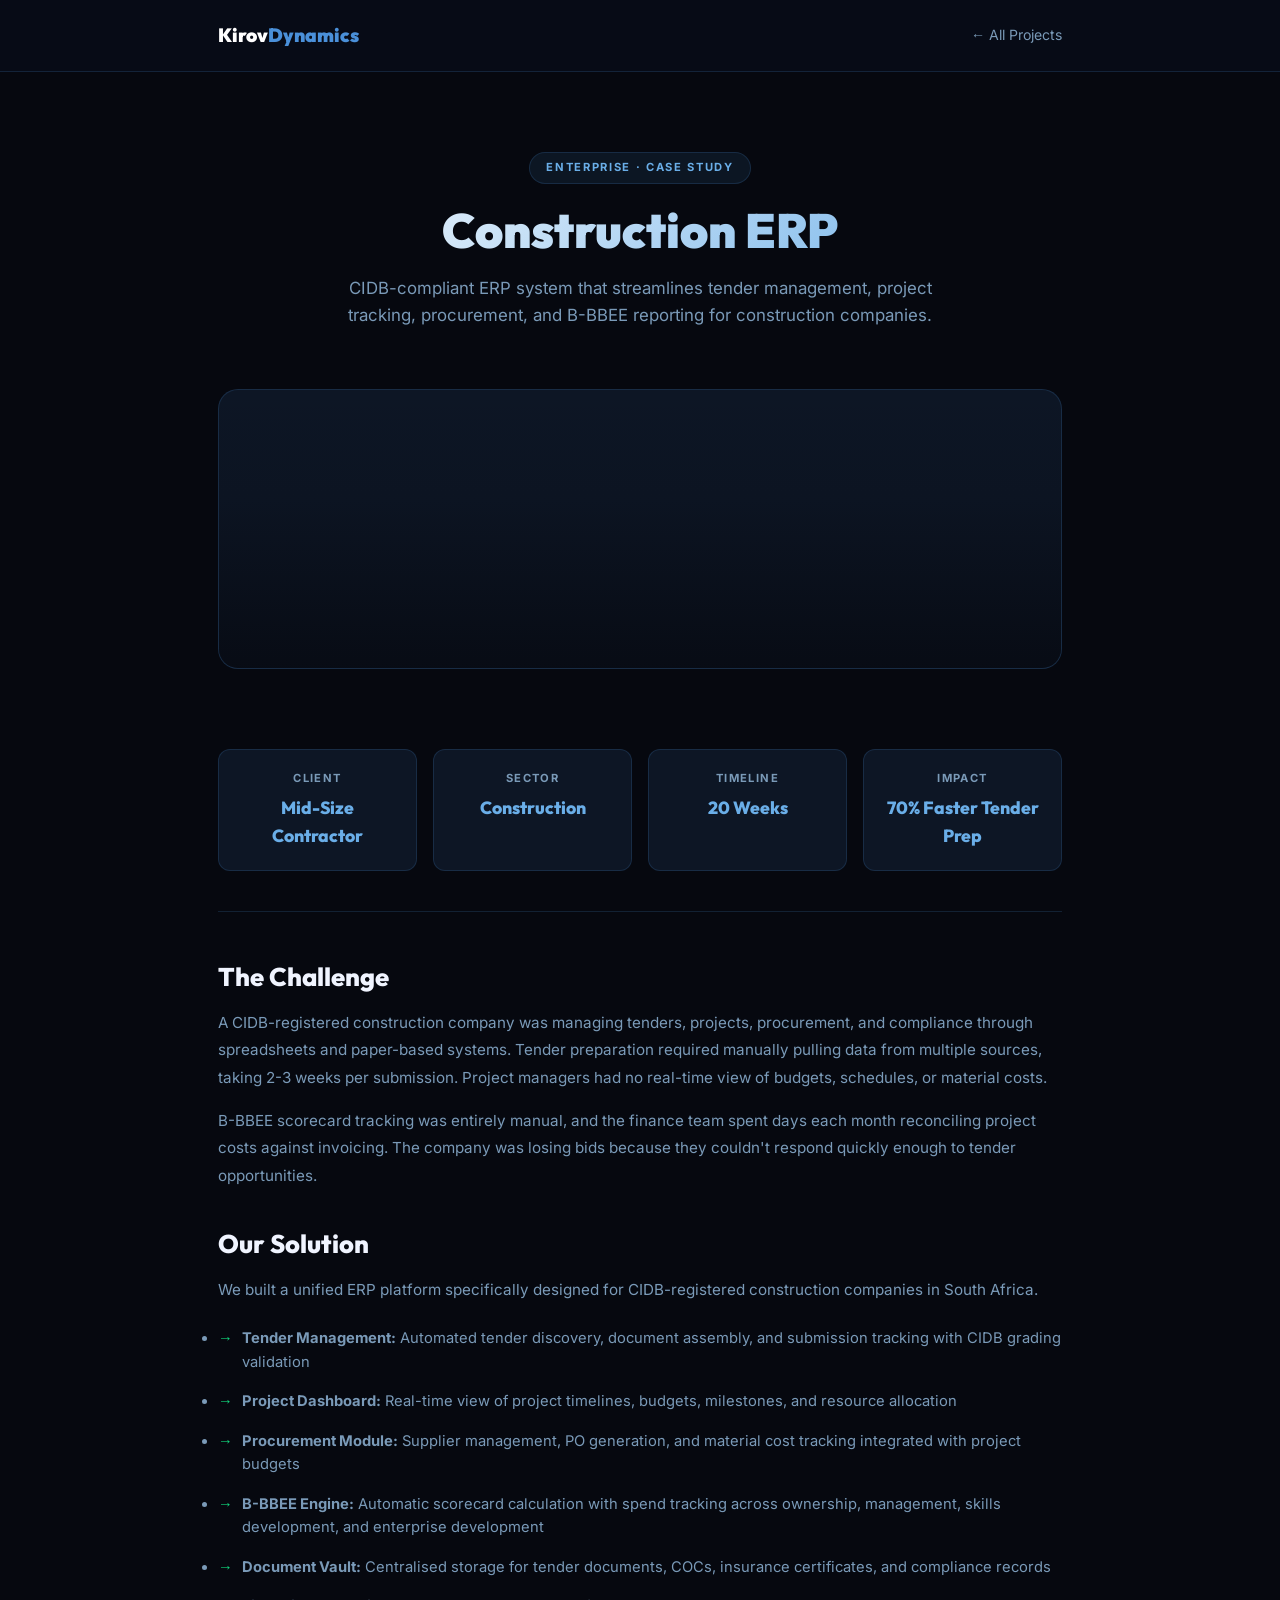
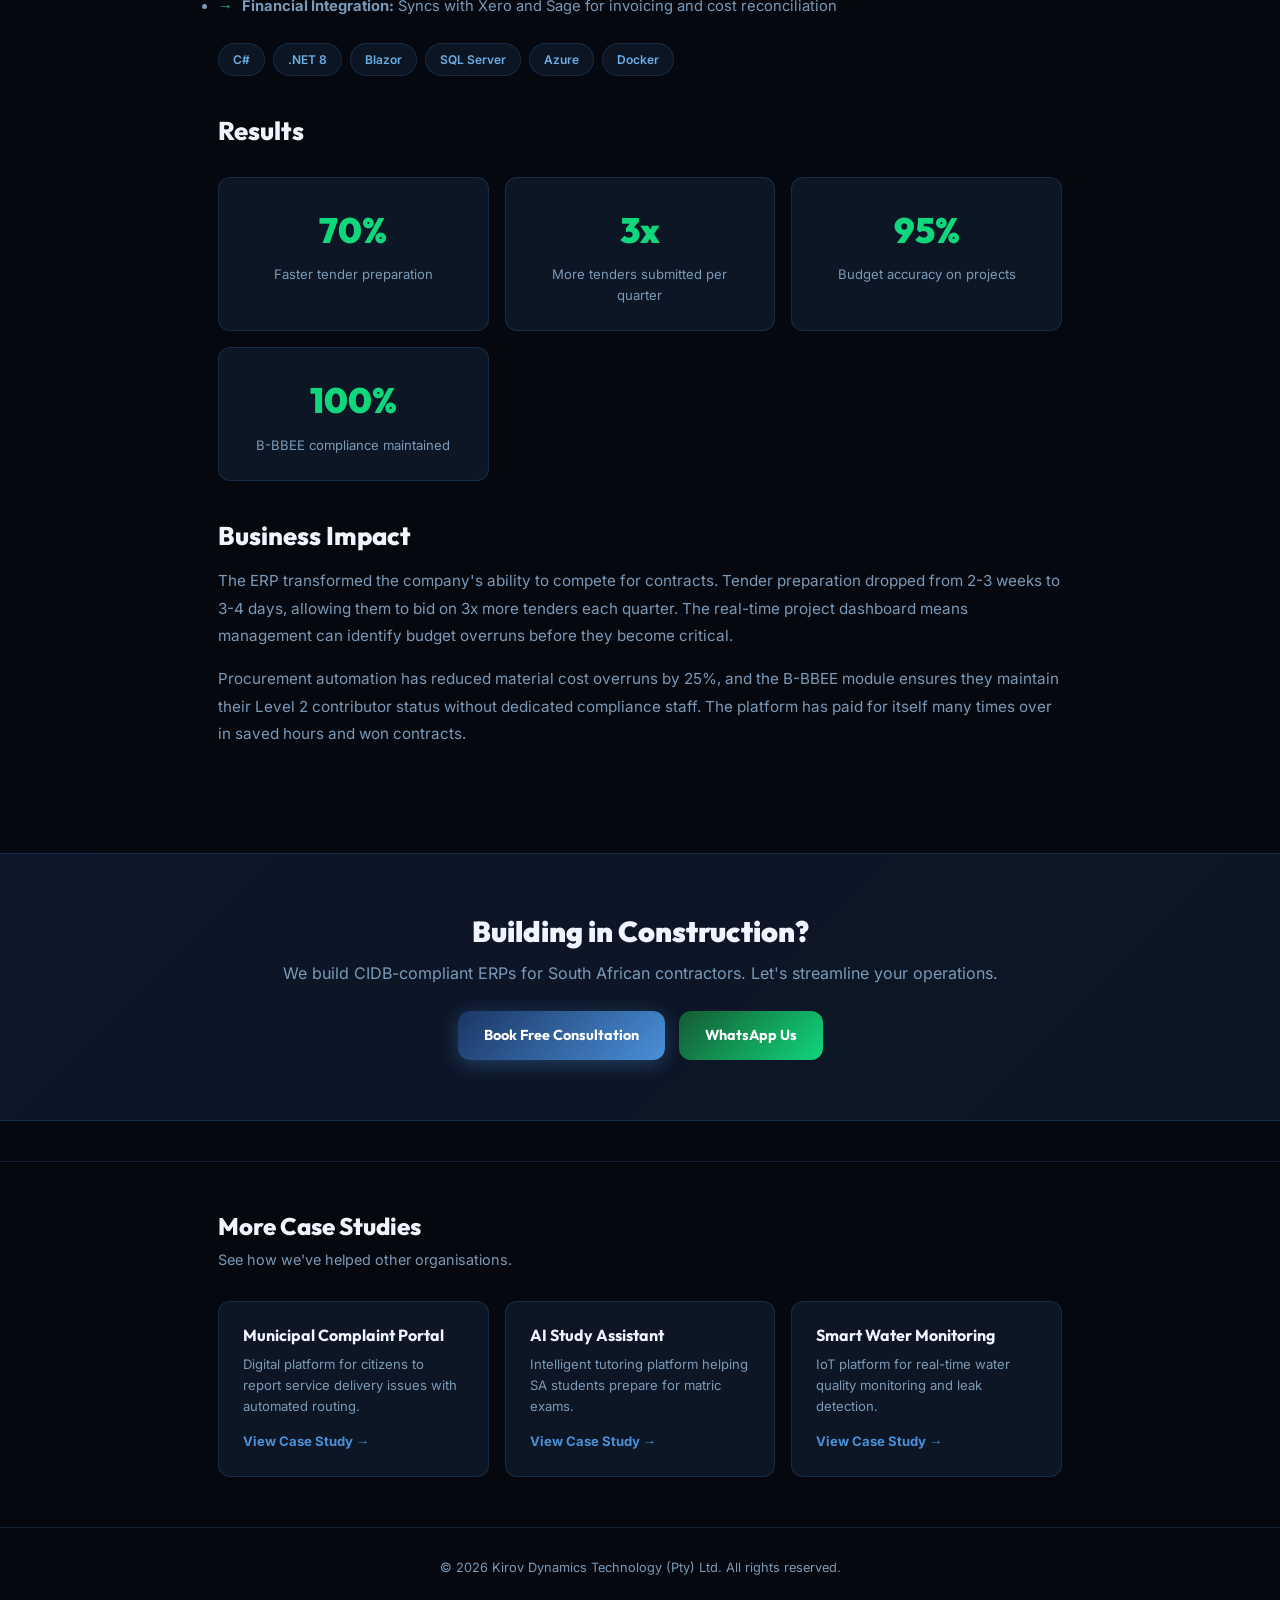
<file: docs/case-studies/construction-erp.html>
<!DOCTYPE html>
<html lang="en" data-home="../">
<head>
  <meta charset="UTF-8">
  <meta name="viewport" content="width=device-width, initial-scale=1.0">
<meta name="theme-color" content="#0a1628">
<link rel="canonical" href="https://kirov-dynamics-technology.github.io/kirov-dynamics/case-studies/construction-erp.html">
<meta name="description" content="CIDB-compliant ERP system for construction companies - tender management, project tracking, B-BBEE reporting, and procurement in one platform.">
<link rel="icon" href="../favicon.svg" type="image/svg+xml">
<link rel="apple-touch-icon" href="../apple-touch-icon.png">
<meta property="og:site_name" content="Kirov Dynamics Technology">
<meta property="og:title" content="Construction ERP — Case Study | Kirov Dynamics Technology">
<meta property="og:description" content="CIDB-compliant ERP system for construction companies - tender management, project tracking, B-BBEE reporting, and procurement in one platform.">
<meta property="og:type" content="website">
<meta property="og:locale" content="en_ZA">
<meta property="og:url" content="https://kirov-dynamics-technology.github.io/kirov-dynamics/case-studies/construction-erp.html">
<meta property="og:image" content="https://kirov-dynamics-technology.github.io/kirov-dynamics/og-image.png">
<meta property="og:image:width" content="1200">
<meta property="og:image:height" content="630">
<meta property="og:image:alt" content="Kirov Dynamics Technology - automation, AI, data, cybersecurity and GovTech for South African organisations.">
<meta name="twitter:card" content="summary_large_image">
<meta name="twitter:title" content="Construction ERP — Case Study | Kirov Dynamics Technology">
<meta name="twitter:description" content="CIDB-compliant ERP system for construction companies - tender management, project tracking, B-BBEE reporting, and procurement in one platform.">
<meta name="twitter:image" content="https://kirov-dynamics-technology.github.io/kirov-dynamics/og-image.png">
  <title>Construction ERP — Case Study | Kirov Dynamics Technology</title>
<link rel="preload" href="../assets/fonts/inter-var.woff2" as="font" type="font/woff2" crossorigin>
  <link rel="preload" href="../assets/fonts/outfit-var.woff2" as="font" type="font/woff2" crossorigin>
  <style>@font-face{font-family:'Inter';font-style:normal;font-weight:100 900;font-display:swap;src:url('../assets/fonts/inter-var.woff2') format('woff2');unicode-range:U+0000-00FF, U+0131, U+0152-0153, U+02BB-02BC, U+02C6, U+02DA, U+02DC, U+0304, U+0308, U+0329, U+2000-206F, U+20AC, U+2122, U+2191, U+2193, U+2212, U+2215, U+FEFF, U+FFFD}
@font-face{font-family:'Outfit';font-style:normal;font-weight:100 900;font-display:swap;src:url('../assets/fonts/outfit-var.woff2') format('woff2');unicode-range:U+0000-00FF, U+0131, U+0152-0153, U+02BB-02BC, U+02C6, U+02DA, U+02DC, U+0304, U+0308, U+0329, U+2000-206F, U+20AC, U+2122, U+2191, U+2193, U+2212, U+2215, U+FEFF, U+FFFD}</style>
  <style>
    :root{--bg:#06080f;--bg-card:#0d1625;--primary:#1a3664;--accent:#4a90d9;--accent-lite:#6aaee8;--teal:#00c8f8;--green:#10d67c;--gold:#f59e0b;--text:#f0f4ff;--muted:#7a9ab8;--border:rgba(74,144,217,0.18);--glass:rgba(8,13,24,0.9);--radius:12px;--radius-lg:20px;--transition:0.3s cubic-bezier(0.4,0,0.2,1)}
    *,*::before,*::after{margin:0;padding:0;box-sizing:border-box}
    html{scroll-behavior:smooth;overflow-x:hidden}
    body{font-family:'Inter',sans-serif;background:var(--bg);color:var(--text);line-height:1.6}
    h1,h2,h3,h4{font-family:'Outfit',sans-serif;line-height:1.2}
    a{text-decoration:none;color:inherit}
    .container{max-width:900px;margin:0 auto;padding:0 28px}
    nav{padding:20px 0;border-bottom:1px solid var(--border);background:var(--glass);backdrop-filter:blur(24px);position:sticky;top:0;z-index:100}
    .nav-inner{display:flex;align-items:center;justify-content:space-between}
    .nav-logo{font-family:'Outfit',sans-serif;font-size:1.2rem;font-weight:900;color:#fff}
    .nav-logo span{color:var(--accent)}
    .nav-back{font-size:0.88rem;color:var(--muted);display:flex;align-items:center;gap:6px;transition:var(--transition)}
    .nav-back:hover{color:var(--accent)}
    .cs-hero{padding:80px 0 60px;text-align:center}
    .cs-tag{display:inline-flex;align-items:center;gap:8px;font-size:0.7rem;font-weight:700;letter-spacing:0.15em;text-transform:uppercase;color:var(--accent-lite);background:rgba(74,144,217,0.1);border:1px solid var(--border);padding:6px 16px;border-radius:50px;margin-bottom:18px}
    .cs-hero h1{font-size:clamp(2rem,4.5vw,3rem);font-weight:900;margin-bottom:16px;background:linear-gradient(135deg,#fff 0%,var(--accent-lite) 100%);-webkit-background-clip:text;-webkit-text-fill-color:transparent;background-clip:text}
    .cs-hero p{font-size:1.05rem;color:var(--muted);max-width:600px;margin:0 auto}
.cs-hero-img{position:relative;height:280px;border-radius:var(--radius-lg);overflow:hidden;margin:0 auto 40px;max-width:900px;border:1px solid var(--border);background-color:var(--bg-card);background-size:cover;background-position:center}
.cs-hero-img::after{content:'';position:absolute;inset:0;background:linear-gradient(to top,rgba(6,8,15,.75),rgba(6,8,15,.15) 60%,transparent)}
    .cs-meta{display:grid;grid-template-columns:repeat(auto-fit,minmax(160px,1fr));gap:16px;padding:40px 0;border-bottom:1px solid var(--border)}
    .meta-item{text-align:center;padding:20px;border-radius:var(--radius);background:var(--bg-card);border:1px solid var(--border)}
    .meta-item .label{font-size:0.7rem;font-weight:700;letter-spacing:0.12em;text-transform:uppercase;color:var(--muted);margin-bottom:6px}
    .meta-item .value{font-size:1.1rem;font-weight:800;color:var(--accent-lite);font-family:'Outfit',sans-serif}
    .cs-content{padding:50px 0}
    .cs-content h2{font-size:1.6rem;font-weight:800;margin:40px 0 16px;color:var(--text)}
    .cs-content h2:first-child{margin-top:0}
    .cs-content p{font-size:0.95rem;color:var(--muted);line-height:1.8;margin-bottom:16px}
    .cs-content ul{margin:16px 0;padding-left:0}
    .cs-content li{font-size:0.92rem;color:var(--muted);padding:8px 0 8px 24px;position:relative;line-height:1.6}
    .cs-content li::before{content:'→';position:absolute;left:0;color:var(--green);font-weight:700}
    .results-grid{display:grid;grid-template-columns:repeat(auto-fit,minmax(200px,1fr));gap:16px;margin:30px 0}
    .result-card{background:var(--bg-card);border:1px solid var(--border);border-radius:var(--radius);padding:24px;text-align:center}
    .result-card .number{font-size:2.2rem;font-weight:900;color:var(--green);font-family:'Outfit',sans-serif}
    .result-card .desc{font-size:0.82rem;color:var(--muted);margin-top:6px}
    .tech-tags{display:flex;flex-wrap:wrap;gap:8px;margin:16px 0}
    .tech-tag{font-size:0.75rem;font-weight:600;padding:6px 14px;border-radius:50px;background:rgba(74,144,217,0.1);border:1px solid var(--border);color:var(--accent-lite)}
    .cs-cta{background:linear-gradient(135deg,rgba(26,54,100,0.3),rgba(74,144,217,0.1));border-top:1px solid var(--border);border-bottom:1px solid var(--border);padding:60px 0;text-align:center;margin:40px 0}
    .cs-cta h2{font-size:1.8rem;font-weight:900;margin-bottom:12px}
    .cs-cta p{color:var(--muted);margin-bottom:24px}
    .btn{display:inline-flex;align-items:center;gap:8px;font-family:'Outfit',sans-serif;font-weight:700;font-size:0.9rem;padding:13px 26px;border-radius:var(--radius);transition:var(--transition);cursor:pointer;border:none}
    .btn-primary{background:linear-gradient(135deg,var(--primary),var(--accent));color:#fff;box-shadow:0 4px 20px rgba(74,144,217,0.35)}
    .btn-primary:hover{transform:translateY(-2px);box-shadow:0 8px 32px rgba(74,144,217,0.5)}
    .btn-green{background:linear-gradient(135deg,#155a32,#10d67c);color:#fff}
    .btn-green:hover{transform:translateY(-2px);box-shadow:0 8px 32px rgba(16,214,124,0.5)}
    .cta-btns{display:flex;gap:14px;justify-content:center;flex-wrap:wrap}
    .more-cases{padding:50px 0;border-top:1px solid var(--border)}
    .more-grid{display:grid;grid-template-columns:repeat(auto-fit,minmax(250px,1fr));gap:16px;margin-top:30px}
    .more-card{background:var(--bg-card);border:1px solid var(--border);border-radius:var(--radius);padding:24px;transition:var(--transition)}
    .more-card:hover{border-color:var(--accent);transform:translateY(-2px)}
    .more-card h4{font-size:1rem;font-weight:700;margin-bottom:8px}
    .more-card p{font-size:0.82rem;color:var(--muted);margin-bottom:14px}
    .more-card a{font-size:0.82rem;font-weight:700;color:var(--accent);display:flex;align-items:center;gap:4px}
    footer{padding:30px 0;border-top:1px solid var(--border);font-size:0.8rem;color:var(--muted);text-align:center}
  </style>
<!-- refresh-to-home -->
<script>
/* Refreshing ANY page returns to the homepage. Normal link navigation is left alone.
   A reload is detected from three independent signals, because browsers disagree:
   the Navigation Timing type can read "navigate" after a real refresh, and
   performance.navigation is deprecated and missing from some browsers. */
(function(){
  if (window.top !== window.self) return;      // never fight our own device-mockup iframe
  try {
    var path = location.pathname.replace(/\/+$/, '/');
    var home = new URL(document.documentElement.getAttribute('data-home') || './', location.href)
                 .pathname.replace(/\/+$/, '/');
    var reload = false;

    // 1. Navigation Timing Level 2
    try {
      var n = performance.getEntriesByType && performance.getEntriesByType('navigation')[0];
      if (n && n.type) reload = n.type === 'reload';
    } catch (e) {}

    // 2. deprecated Navigation Timing Level 1
    if (!reload) {
      try { reload = !!(performance.navigation && performance.navigation.type === 1); } catch (e) {}
    }

    // 3. Same URL as the previous document in this tab. A refresh re-enters the identical
    //    URL; ordinary navigation always changes it. Recorded on every page, the
    //    homepage included, so coming back to a page you already visited is not a
    //    false positive. Needs no time window, so a slow reload still counts.
    try {
      var k = 'rth:last';
      if (sessionStorage.getItem(k) === path) reload = true;
      sessionStorage.setItem(k, path);
    } catch (e) {}

    if (reload && path !== home) location.replace(home);
  } catch (e) {}
})();
</script>


<script src="../assets/js/tracking.js" defer></script>
<script type="application/ld+json">
{"@context":"https://schema.org","@graph":[
{"@type":"Article","@id":"https://kirov-dynamics-technology.github.io/kirov-dynamics/case-studies/construction-erp.html#article","headline":"Construction ERP Case Study — CIDB-Compliant ERP System","about":{"@type":"Service","name":"Construction ERP Software"},"author":{"@type":"Organization","name":"Kirov Dynamics Technology"},"publisher":{"@type":"Organization","name":"Kirov Dynamics Technology","url":"https://kirov-dynamics-technology.github.io/kirov-dynamics/"},"mainEntityOfPage":"https://kirov-dynamics-technology.github.io/kirov-dynamics/case-studies/construction-erp.html","inLanguage":"en-ZA","genre":"Case Study"},
{"@type":"BreadcrumbList","@id":"https://kirov-dynamics-technology.github.io/kirov-dynamics/case-studies/construction-erp.html#breadcrumb","itemListElement":[{"@type":"ListItem","position":1,"name":"Home","item":"https://kirov-dynamics-technology.github.io/kirov-dynamics/"},{"@type":"ListItem","position":2,"name":"Construction ERP Case Study","item":"https://kirov-dynamics-technology.github.io/kirov-dynamics/case-studies/construction-erp.html"}]}
]}
</script>
</head>
<body>

<nav>
  <div class="container nav-inner">
    <a href="../index.html" class="nav-logo">Kirov<span>Dynamics</span></a>
    <a href="../index.html#projects" class="nav-back">← All Projects</a>
  </div>
</nav>

<section class="cs-hero">
  <div class="container">
    <span class="cs-tag">Enterprise · Case Study</span>
    <h1>Construction ERP</h1>
    <p>CIDB-compliant ERP system that streamlines tender management, project tracking, procurement, and B-BBEE reporting for construction companies.</p>
  </div>
</section>

  <div class="container">
    <div class="cs-hero-img" role="img" aria-label="Project imagery" style="background-image:url('https://images.unsplash.com/photo-1541888946425-d81bb19240f5?auto=format&fm=webp&fit=crop&w=1200&q=72')"></div>
  </div>

<div class="container">
  <div class="cs-meta">
    <div class="meta-item"><div class="label">Client</div><div class="value">Mid-Size Contractor</div></div>
    <div class="meta-item"><div class="label">Sector</div><div class="value">Construction</div></div>
    <div class="meta-item"><div class="label">Timeline</div><div class="value">20 Weeks</div></div>
    <div class="meta-item"><div class="label">Impact</div><div class="value">70% Faster Tender Prep</div></div>
  </div>

  <div class="cs-content">
    <h2>The Challenge</h2>
    <p>A CIDB-registered construction company was managing tenders, projects, procurement, and compliance through spreadsheets and paper-based systems. Tender preparation required manually pulling data from multiple sources, taking 2-3 weeks per submission. Project managers had no real-time view of budgets, schedules, or material costs.</p>
    <p>B-BBEE scorecard tracking was entirely manual, and the finance team spent days each month reconciling project costs against invoicing. The company was losing bids because they couldn't respond quickly enough to tender opportunities.</p>

    <h2>Our Solution</h2>
    <p>We built a unified ERP platform specifically designed for CIDB-registered construction companies in South Africa.</p>
    <ul>
      <li><strong>Tender Management:</strong> Automated tender discovery, document assembly, and submission tracking with CIDB grading validation</li>
      <li><strong>Project Dashboard:</strong> Real-time view of project timelines, budgets, milestones, and resource allocation</li>
      <li><strong>Procurement Module:</strong> Supplier management, PO generation, and material cost tracking integrated with project budgets</li>
      <li><strong>B-BBEE Engine:</strong> Automatic scorecard calculation with spend tracking across ownership, management, skills development, and enterprise development</li>
      <li><strong>Document Vault:</strong> Centralised storage for tender documents, COCs, insurance certificates, and compliance records</li>
      <li><strong>Financial Integration:</strong> Syncs with Xero and Sage for invoicing and cost reconciliation</li>
    </ul>

    <div class="tech-tags">
      <span class="tech-tag">C#</span>
      <span class="tech-tag">.NET 8</span>
      <span class="tech-tag">Blazor</span>
      <span class="tech-tag">SQL Server</span>
      <span class="tech-tag">Azure</span>
      <span class="tech-tag">Docker</span>
    </div>

    <h2>Results</h2>
    <div class="results-grid">
      <div class="result-card"><div class="number">70%</div><div class="desc">Faster tender preparation</div></div>
      <div class="result-card"><div class="number">3x</div><div class="desc">More tenders submitted per quarter</div></div>
      <div class="result-card"><div class="number">95%</div><div class="desc">Budget accuracy on projects</div></div>
      <div class="result-card"><div class="number">100%</div><div class="desc">B-BBEE compliance maintained</div></div>
    </div>

    <h2>Business Impact</h2>
    <p>The ERP transformed the company's ability to compete for contracts. Tender preparation dropped from 2-3 weeks to 3-4 days, allowing them to bid on 3x more tenders each quarter. The real-time project dashboard means management can identify budget overruns before they become critical.</p>
    <p>Procurement automation has reduced material cost overruns by 25%, and the B-BBEE module ensures they maintain their Level 2 contributor status without dedicated compliance staff. The platform has paid for itself many times over in saved hours and won contracts.</p>
  </div>
</div>

<section class="cs-cta">
  <div class="container">
    <h2>Building in Construction?</h2>
    <p>We build CIDB-compliant ERPs for South African contractors. Let's streamline your operations.</p>
    <div class="cta-btns">
      <a href="../index.html#contact" class="btn btn-primary">Book Free Consultation</a>
      <a href="https://wa.me/27781172470?text=Hi%20Kirov%2C%20I%27m%20interested%20in%20a%20construction%20ERP" target="_blank" class="btn btn-green">WhatsApp Us</a>
    </div>
  </div>
</section>

<section class="more-cases">
  <div class="container">
    <h2 style="font-size:1.5rem;font-weight:800;margin-bottom:8px">More Case Studies</h2>
    <p style="color:var(--muted);font-size:0.9rem">See how we've helped other organisations.</p>
    <div class="more-grid">
      <div class="more-card">
        <h4>Municipal Complaint Portal</h4>
        <p>Digital platform for citizens to report service delivery issues with automated routing.</p>
        <a href="municipal-complaint-portal.html">View Case Study →</a>
      </div>
      <div class="more-card">
        <h4>AI Study Assistant</h4>
        <p>Intelligent tutoring platform helping SA students prepare for matric exams.</p>
        <a href="ai-study-assistant.html">View Case Study →</a>
      </div>
      <div class="more-card">
        <h4>Smart Water Monitoring</h4>
        <p>IoT platform for real-time water quality monitoring and leak detection.</p>
        <a href="smart-water-monitoring.html">View Case Study →</a>
      </div>
    </div>
  </div>
</section>

<footer>
  <p>&copy; 2026 Kirov Dynamics Technology (Pty) Ltd. All rights reserved.</p>
</footer>

</body>
</html>
</file>
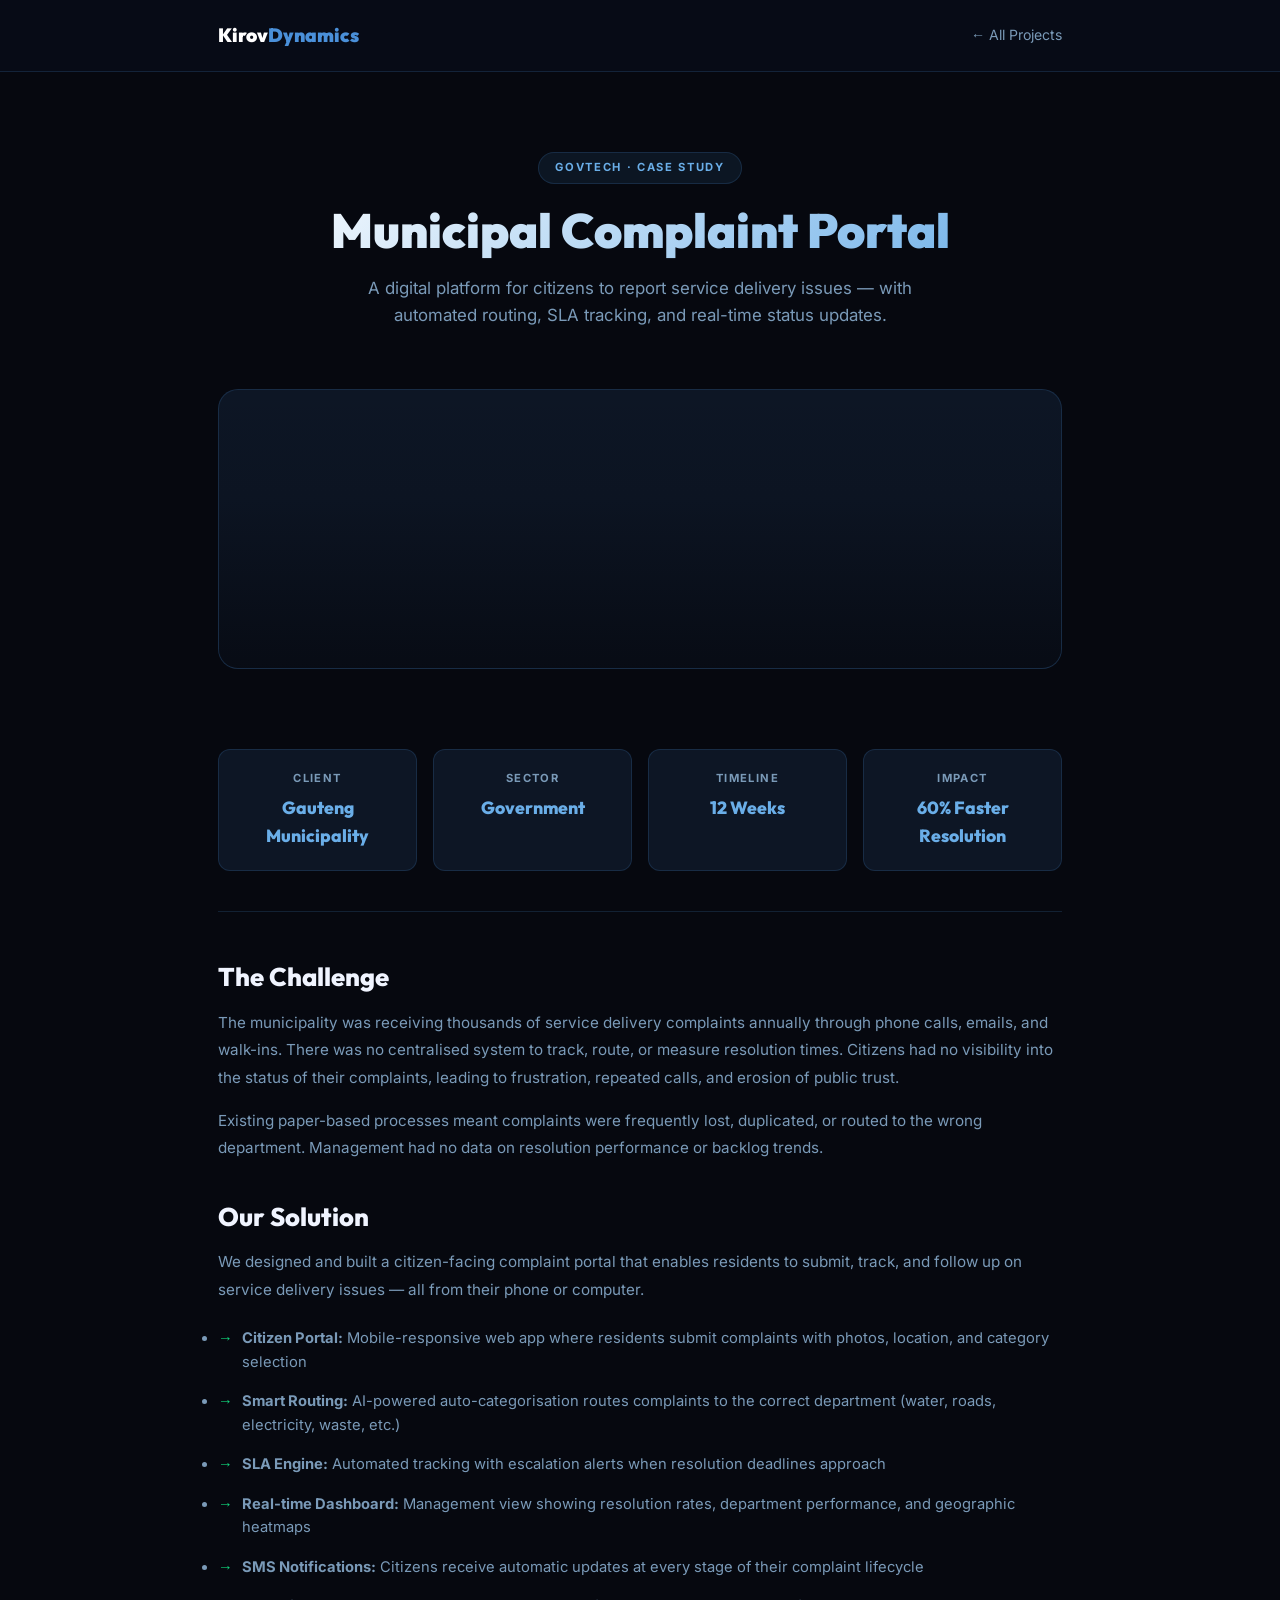
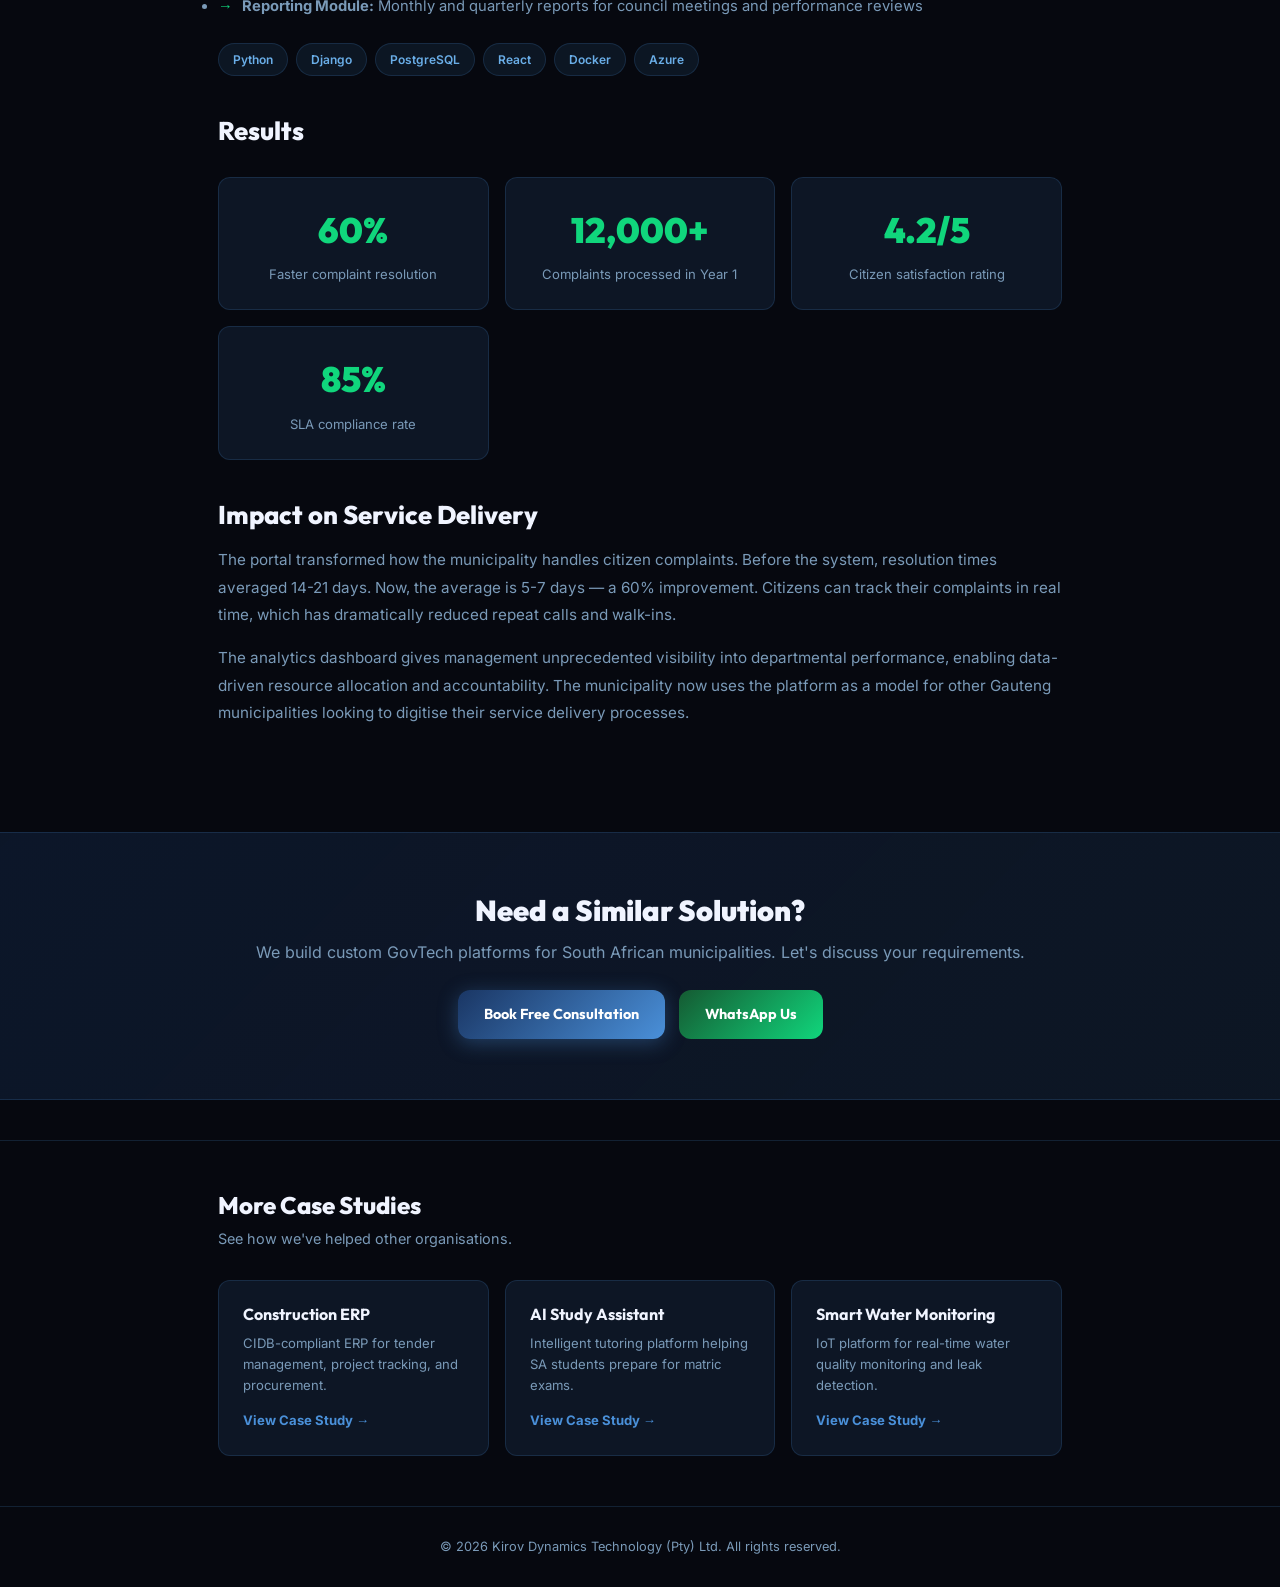
<file: docs/case-studies/municipal-complaint-portal.html>
<!DOCTYPE html>
<html lang="en" data-home="../">
<head>
  <meta charset="UTF-8">
  <meta name="viewport" content="width=device-width, initial-scale=1.0">
<meta name="theme-color" content="#0a1628">
<link rel="canonical" href="https://kirov-dynamics-technology.github.io/kirov-dynamics/case-studies/municipal-complaint-portal.html">
<meta name="description" content="How we built a digital citizen complaint portal for a Gauteng municipality - reducing resolution times by 60% and improving service delivery tracking.">
<link rel="icon" href="../favicon.svg" type="image/svg+xml">
<link rel="apple-touch-icon" href="../apple-touch-icon.png">
<meta property="og:site_name" content="Kirov Dynamics Technology">
<meta property="og:title" content="Municipal Complaint Portal — Case Study | Kirov Dynamics Technology">
<meta property="og:description" content="How we built a digital citizen complaint portal for a Gauteng municipality - reducing resolution times by 60% and improving service delivery tracking.">
<meta property="og:type" content="website">
<meta property="og:locale" content="en_ZA">
<meta property="og:url" content="https://kirov-dynamics-technology.github.io/kirov-dynamics/case-studies/municipal-complaint-portal.html">
<meta property="og:image" content="https://kirov-dynamics-technology.github.io/kirov-dynamics/og-image.png">
<meta property="og:image:width" content="1200">
<meta property="og:image:height" content="630">
<meta property="og:image:alt" content="Kirov Dynamics Technology - automation, AI, data, cybersecurity and GovTech for South African organisations.">
<meta name="twitter:card" content="summary_large_image">
<meta name="twitter:title" content="Municipal Complaint Portal — Case Study | Kirov Dynamics Technology">
<meta name="twitter:description" content="How we built a digital citizen complaint portal for a Gauteng municipality - reducing resolution times by 60% and improving service delivery tracking.">
<meta name="twitter:image" content="https://kirov-dynamics-technology.github.io/kirov-dynamics/og-image.png">
  <title>Municipal Complaint Portal — Case Study | Kirov Dynamics Technology</title>
<link rel="preload" href="../assets/fonts/inter-var.woff2" as="font" type="font/woff2" crossorigin>
  <link rel="preload" href="../assets/fonts/outfit-var.woff2" as="font" type="font/woff2" crossorigin>
  <style>@font-face{font-family:'Inter';font-style:normal;font-weight:100 900;font-display:swap;src:url('../assets/fonts/inter-var.woff2') format('woff2');unicode-range:U+0000-00FF, U+0131, U+0152-0153, U+02BB-02BC, U+02C6, U+02DA, U+02DC, U+0304, U+0308, U+0329, U+2000-206F, U+20AC, U+2122, U+2191, U+2193, U+2212, U+2215, U+FEFF, U+FFFD}
@font-face{font-family:'Outfit';font-style:normal;font-weight:100 900;font-display:swap;src:url('../assets/fonts/outfit-var.woff2') format('woff2');unicode-range:U+0000-00FF, U+0131, U+0152-0153, U+02BB-02BC, U+02C6, U+02DA, U+02DC, U+0304, U+0308, U+0329, U+2000-206F, U+20AC, U+2122, U+2191, U+2193, U+2212, U+2215, U+FEFF, U+FFFD}</style>
  <style>
    :root{--bg:#06080f;--bg-card:#0d1625;--primary:#1a3664;--accent:#4a90d9;--accent-lite:#6aaee8;--teal:#00c8f8;--green:#10d67c;--gold:#f59e0b;--text:#f0f4ff;--muted:#7a9ab8;--border:rgba(74,144,217,0.18);--glass:rgba(8,13,24,0.9);--radius:12px;--radius-lg:20px;--transition:0.3s cubic-bezier(0.4,0,0.2,1)}
    *,*::before,*::after{margin:0;padding:0;box-sizing:border-box}
    html{scroll-behavior:smooth;overflow-x:hidden}
    body{font-family:'Inter',sans-serif;background:var(--bg);color:var(--text);line-height:1.6}
    h1,h2,h3,h4{font-family:'Outfit',sans-serif;line-height:1.2}
    a{text-decoration:none;color:inherit}
    .container{max-width:900px;margin:0 auto;padding:0 28px}

    /* NAV */
    nav{padding:20px 0;border-bottom:1px solid var(--border);background:var(--glass);backdrop-filter:blur(24px);position:sticky;top:0;z-index:100}
    .nav-inner{display:flex;align-items:center;justify-content:space-between}
    .nav-logo{font-family:'Outfit',sans-serif;font-size:1.2rem;font-weight:900;color:#fff}
    .nav-logo span{color:var(--accent)}
    .nav-back{font-size:0.88rem;color:var(--muted);display:flex;align-items:center;gap:6px;transition:var(--transition)}
    .nav-back:hover{color:var(--accent)}

    /* HERO */
    .cs-hero{padding:80px 0 60px;text-align:center}
    .cs-tag{display:inline-flex;align-items:center;gap:8px;font-size:0.7rem;font-weight:700;letter-spacing:0.15em;text-transform:uppercase;color:var(--accent-lite);background:rgba(74,144,217,0.1);border:1px solid var(--border);padding:6px 16px;border-radius:50px;margin-bottom:18px}
    .cs-hero h1{font-size:clamp(2rem,4.5vw,3rem);font-weight:900;margin-bottom:16px;background:linear-gradient(135deg,#fff 0%,var(--accent-lite) 100%);-webkit-background-clip:text;-webkit-text-fill-color:transparent;background-clip:text}
    .cs-hero p{font-size:1.05rem;color:var(--muted);max-width:600px;margin:0 auto}
.cs-hero-img{position:relative;height:280px;border-radius:var(--radius-lg);overflow:hidden;margin:0 auto 40px;max-width:900px;border:1px solid var(--border);background-color:var(--bg-card);background-size:cover;background-position:center}
.cs-hero-img::after{content:'';position:absolute;inset:0;background:linear-gradient(to top,rgba(6,8,15,.75),rgba(6,8,15,.15) 60%,transparent)}

    /* META */
    .cs-meta{display:grid;grid-template-columns:repeat(auto-fit,minmax(160px,1fr));gap:16px;padding:40px 0;border-bottom:1px solid var(--border)}
    .meta-item{text-align:center;padding:20px;border-radius:var(--radius);background:var(--bg-card);border:1px solid var(--border)}
    .meta-item .label{font-size:0.7rem;font-weight:700;letter-spacing:0.12em;text-transform:uppercase;color:var(--muted);margin-bottom:6px}
    .meta-item .value{font-size:1.1rem;font-weight:800;color:var(--accent-lite);font-family:'Outfit',sans-serif}

    /* CONTENT */
    .cs-content{padding:50px 0}
    .cs-content h2{font-size:1.6rem;font-weight:800;margin:40px 0 16px;color:var(--text)}
    .cs-content h2:first-child{margin-top:0}
    .cs-content p{font-size:0.95rem;color:var(--muted);line-height:1.8;margin-bottom:16px}
    .cs-content ul{margin:16px 0;padding-left:0}
    .cs-content li{font-size:0.92rem;color:var(--muted);padding:8px 0 8px 24px;position:relative;line-height:1.6}
    .cs-content li::before{content:'→';position:absolute;left:0;color:var(--green);font-weight:700}

    /* RESULTS */
    .results-grid{display:grid;grid-template-columns:repeat(auto-fit,minmax(200px,1fr));gap:16px;margin:30px 0}
    .result-card{background:var(--bg-card);border:1px solid var(--border);border-radius:var(--radius);padding:24px;text-align:center}
    .result-card .number{font-size:2.2rem;font-weight:900;color:var(--green);font-family:'Outfit',sans-serif}
    .result-card .desc{font-size:0.82rem;color:var(--muted);margin-top:6px}

    /* TECH STACK */
    .tech-tags{display:flex;flex-wrap:wrap;gap:8px;margin:16px 0}
    .tech-tag{font-size:0.75rem;font-weight:600;padding:6px 14px;border-radius:50px;background:rgba(74,144,217,0.1);border:1px solid var(--border);color:var(--accent-lite)}

    /* CTA */
    .cs-cta{background:linear-gradient(135deg,rgba(26,54,100,0.3),rgba(74,144,217,0.1));border-top:1px solid var(--border);border-bottom:1px solid var(--border);padding:60px 0;text-align:center;margin:40px 0}
    .cs-cta h2{font-size:1.8rem;font-weight:900;margin-bottom:12px}
    .cs-cta p{color:var(--muted);margin-bottom:24px}
    .btn{display:inline-flex;align-items:center;gap:8px;font-family:'Outfit',sans-serif;font-weight:700;font-size:0.9rem;padding:13px 26px;border-radius:var(--radius);transition:var(--transition);cursor:pointer;border:none}
    .btn-primary{background:linear-gradient(135deg,var(--primary),var(--accent));color:#fff;box-shadow:0 4px 20px rgba(74,144,217,0.35)}
    .btn-primary:hover{transform:translateY(-2px);box-shadow:0 8px 32px rgba(74,144,217,0.5)}
    .btn-green{background:linear-gradient(135deg,#155a32,#10d67c);color:#fff}
    .btn-green:hover{transform:translateY(-2px);box-shadow:0 8px 32px rgba(16,214,124,0.5)}
    .cta-btns{display:flex;gap:14px;justify-content:center;flex-wrap:wrap}

    /* MORE CASES */
    .more-cases{padding:50px 0;border-top:1px solid var(--border)}
    .more-grid{display:grid;grid-template-columns:repeat(auto-fit,minmax(250px,1fr));gap:16px;margin-top:30px}
    .more-card{background:var(--bg-card);border:1px solid var(--border);border-radius:var(--radius);padding:24px;transition:var(--transition)}
    .more-card:hover{border-color:var(--accent);transform:translateY(-2px)}
    .more-card h4{font-size:1rem;font-weight:700;margin-bottom:8px}
    .more-card p{font-size:0.82rem;color:var(--muted);margin-bottom:14px}
    .more-card a{font-size:0.82rem;font-weight:700;color:var(--accent);display:flex;align-items:center;gap:4px}

    footer{padding:30px 0;border-top:1px solid var(--border);font-size:0.8rem;color:var(--muted);text-align:center}
  </style>
<!-- refresh-to-home -->
<script>
/* Refreshing ANY page returns to the homepage. Normal link navigation is left alone.
   A reload is detected from three independent signals, because browsers disagree:
   the Navigation Timing type can read "navigate" after a real refresh, and
   performance.navigation is deprecated and missing from some browsers. */
(function(){
  if (window.top !== window.self) return;      // never fight our own device-mockup iframe
  try {
    var path = location.pathname.replace(/\/+$/, '/');
    var home = new URL(document.documentElement.getAttribute('data-home') || './', location.href)
                 .pathname.replace(/\/+$/, '/');
    var reload = false;

    // 1. Navigation Timing Level 2
    try {
      var n = performance.getEntriesByType && performance.getEntriesByType('navigation')[0];
      if (n && n.type) reload = n.type === 'reload';
    } catch (e) {}

    // 2. deprecated Navigation Timing Level 1
    if (!reload) {
      try { reload = !!(performance.navigation && performance.navigation.type === 1); } catch (e) {}
    }

    // 3. Same URL as the previous document in this tab. A refresh re-enters the identical
    //    URL; ordinary navigation always changes it. Recorded on every page, the
    //    homepage included, so coming back to a page you already visited is not a
    //    false positive. Needs no time window, so a slow reload still counts.
    try {
      var k = 'rth:last';
      if (sessionStorage.getItem(k) === path) reload = true;
      sessionStorage.setItem(k, path);
    } catch (e) {}

    if (reload && path !== home) location.replace(home);
  } catch (e) {}
})();
</script>


<script src="../assets/js/tracking.js" defer></script>
<script type="application/ld+json">
{"@context":"https://schema.org","@graph":[
{"@type":"Article","@id":"https://kirov-dynamics-technology.github.io/kirov-dynamics/case-studies/municipal-complaint-portal.html#article","headline":"Municipal Complaint Portal Case Study — Digital Citizen Complaints Platform","about":{"@type":"Service","name":"Citizen Services Portal","additionalType":"GovTech"},"audience":{"@type":"Audience","audienceType":"South African municipalities"},"author":{"@type":"Organization","name":"Kirov Dynamics Technology"},"publisher":{"@type":"Organization","name":"Kirov Dynamics Technology","url":"https://kirov-dynamics-technology.github.io/kirov-dynamics/"},"mainEntityOfPage":"https://kirov-dynamics-technology.github.io/kirov-dynamics/case-studies/municipal-complaint-portal.html","inLanguage":"en-ZA","genre":"Case Study"},
{"@type":"BreadcrumbList","@id":"https://kirov-dynamics-technology.github.io/kirov-dynamics/case-studies/municipal-complaint-portal.html#breadcrumb","itemListElement":[{"@type":"ListItem","position":1,"name":"Home","item":"https://kirov-dynamics-technology.github.io/kirov-dynamics/"},{"@type":"ListItem","position":2,"name":"Municipal Complaint Portal Case Study","item":"https://kirov-dynamics-technology.github.io/kirov-dynamics/case-studies/municipal-complaint-portal.html"}]}
]}
</script>
</head>
<body>

<nav>
  <div class="container nav-inner">
    <a href="../index.html" class="nav-logo">Kirov<span>Dynamics</span></a>
    <a href="../index.html#projects" class="nav-back">← All Projects</a>
  </div>
</nav>

<section class="cs-hero">
  <div class="container">
    <span class="cs-tag">GovTech · Case Study</span>
    <h1>Municipal Complaint Portal</h1>
    <p>A digital platform for citizens to report service delivery issues — with automated routing, SLA tracking, and real-time status updates.</p>
  </div>
</section>

  <div class="container">
    <div class="cs-hero-img" role="img" aria-label="Project imagery" style="background-image:url('https://images.unsplash.com/photo-1517466787929-bc90951d0974?auto=format&fm=webp&fit=crop&w=1200&q=72')"></div>
  </div>

<div class="container">
  <div class="cs-meta">
    <div class="meta-item"><div class="label">Client</div><div class="value">Gauteng Municipality</div></div>
    <div class="meta-item"><div class="label">Sector</div><div class="value">Government</div></div>
    <div class="meta-item"><div class="label">Timeline</div><div class="value">12 Weeks</div></div>
    <div class="meta-item"><div class="label">Impact</div><div class="value">60% Faster Resolution</div></div>
  </div>

  <div class="cs-content">
    <h2>The Challenge</h2>
    <p>The municipality was receiving thousands of service delivery complaints annually through phone calls, emails, and walk-ins. There was no centralised system to track, route, or measure resolution times. Citizens had no visibility into the status of their complaints, leading to frustration, repeated calls, and erosion of public trust.</p>
    <p>Existing paper-based processes meant complaints were frequently lost, duplicated, or routed to the wrong department. Management had no data on resolution performance or backlog trends.</p>

    <h2>Our Solution</h2>
    <p>We designed and built a citizen-facing complaint portal that enables residents to submit, track, and follow up on service delivery issues — all from their phone or computer.</p>
    <ul>
      <li><strong>Citizen Portal:</strong> Mobile-responsive web app where residents submit complaints with photos, location, and category selection</li>
      <li><strong>Smart Routing:</strong> AI-powered auto-categorisation routes complaints to the correct department (water, roads, electricity, waste, etc.)</li>
      <li><strong>SLA Engine:</strong> Automated tracking with escalation alerts when resolution deadlines approach</li>
      <li><strong>Real-time Dashboard:</strong> Management view showing resolution rates, department performance, and geographic heatmaps</li>
      <li><strong>SMS Notifications:</strong> Citizens receive automatic updates at every stage of their complaint lifecycle</li>
      <li><strong>Reporting Module:</strong> Monthly and quarterly reports for council meetings and performance reviews</li>
    </ul>

    <div class="tech-tags">
      <span class="tech-tag">Python</span>
      <span class="tech-tag">Django</span>
      <span class="tech-tag">PostgreSQL</span>
      <span class="tech-tag">React</span>
      <span class="tech-tag">Docker</span>
      <span class="tech-tag">Azure</span>
    </div>

    <h2>Results</h2>
    <div class="results-grid">
      <div class="result-card"><div class="number">60%</div><div class="desc">Faster complaint resolution</div></div>
      <div class="result-card"><div class="number">12,000+</div><div class="desc">Complaints processed in Year 1</div></div>
      <div class="result-card"><div class="number">4.2/5</div><div class="desc">Citizen satisfaction rating</div></div>
      <div class="result-card"><div class="number">85%</div><div class="desc">SLA compliance rate</div></div>
    </div>

    <h2>Impact on Service Delivery</h2>
    <p>The portal transformed how the municipality handles citizen complaints. Before the system, resolution times averaged 14-21 days. Now, the average is 5-7 days — a 60% improvement. Citizens can track their complaints in real time, which has dramatically reduced repeat calls and walk-ins.</p>
    <p>The analytics dashboard gives management unprecedented visibility into departmental performance, enabling data-driven resource allocation and accountability. The municipality now uses the platform as a model for other Gauteng municipalities looking to digitise their service delivery processes.</p>
  </div>
</div>

<section class="cs-cta">
  <div class="container">
    <h2>Need a Similar Solution?</h2>
    <p>We build custom GovTech platforms for South African municipalities. Let's discuss your requirements.</p>
    <div class="cta-btns">
      <a href="../index.html#contact" class="btn btn-primary">Book Free Consultation</a>
      <a href="https://wa.me/27781172470?text=Hi%20Kirov%2C%20I%27m%20interested%20in%20a%20municipal%20portal" target="_blank" class="btn btn-green">WhatsApp Us</a>
    </div>
  </div>
</section>

<section class="more-cases">
  <div class="container">
    <h2 style="font-size:1.5rem;font-weight:800;margin-bottom:8px">More Case Studies</h2>
    <p style="color:var(--muted);font-size:0.9rem">See how we've helped other organisations.</p>
    <div class="more-grid">
      <div class="more-card">
        <h4>Construction ERP</h4>
        <p>CIDB-compliant ERP for tender management, project tracking, and procurement.</p>
        <a href="construction-erp.html">View Case Study →</a>
      </div>
      <div class="more-card">
        <h4>AI Study Assistant</h4>
        <p>Intelligent tutoring platform helping SA students prepare for matric exams.</p>
        <a href="ai-study-assistant.html">View Case Study →</a>
      </div>
      <div class="more-card">
        <h4>Smart Water Monitoring</h4>
        <p>IoT platform for real-time water quality monitoring and leak detection.</p>
        <a href="smart-water-monitoring.html">View Case Study →</a>
      </div>
    </div>
  </div>
</section>

<footer>
  <p>&copy; 2026 Kirov Dynamics Technology (Pty) Ltd. All rights reserved.</p>
</footer>

</body>
</html>
</file>
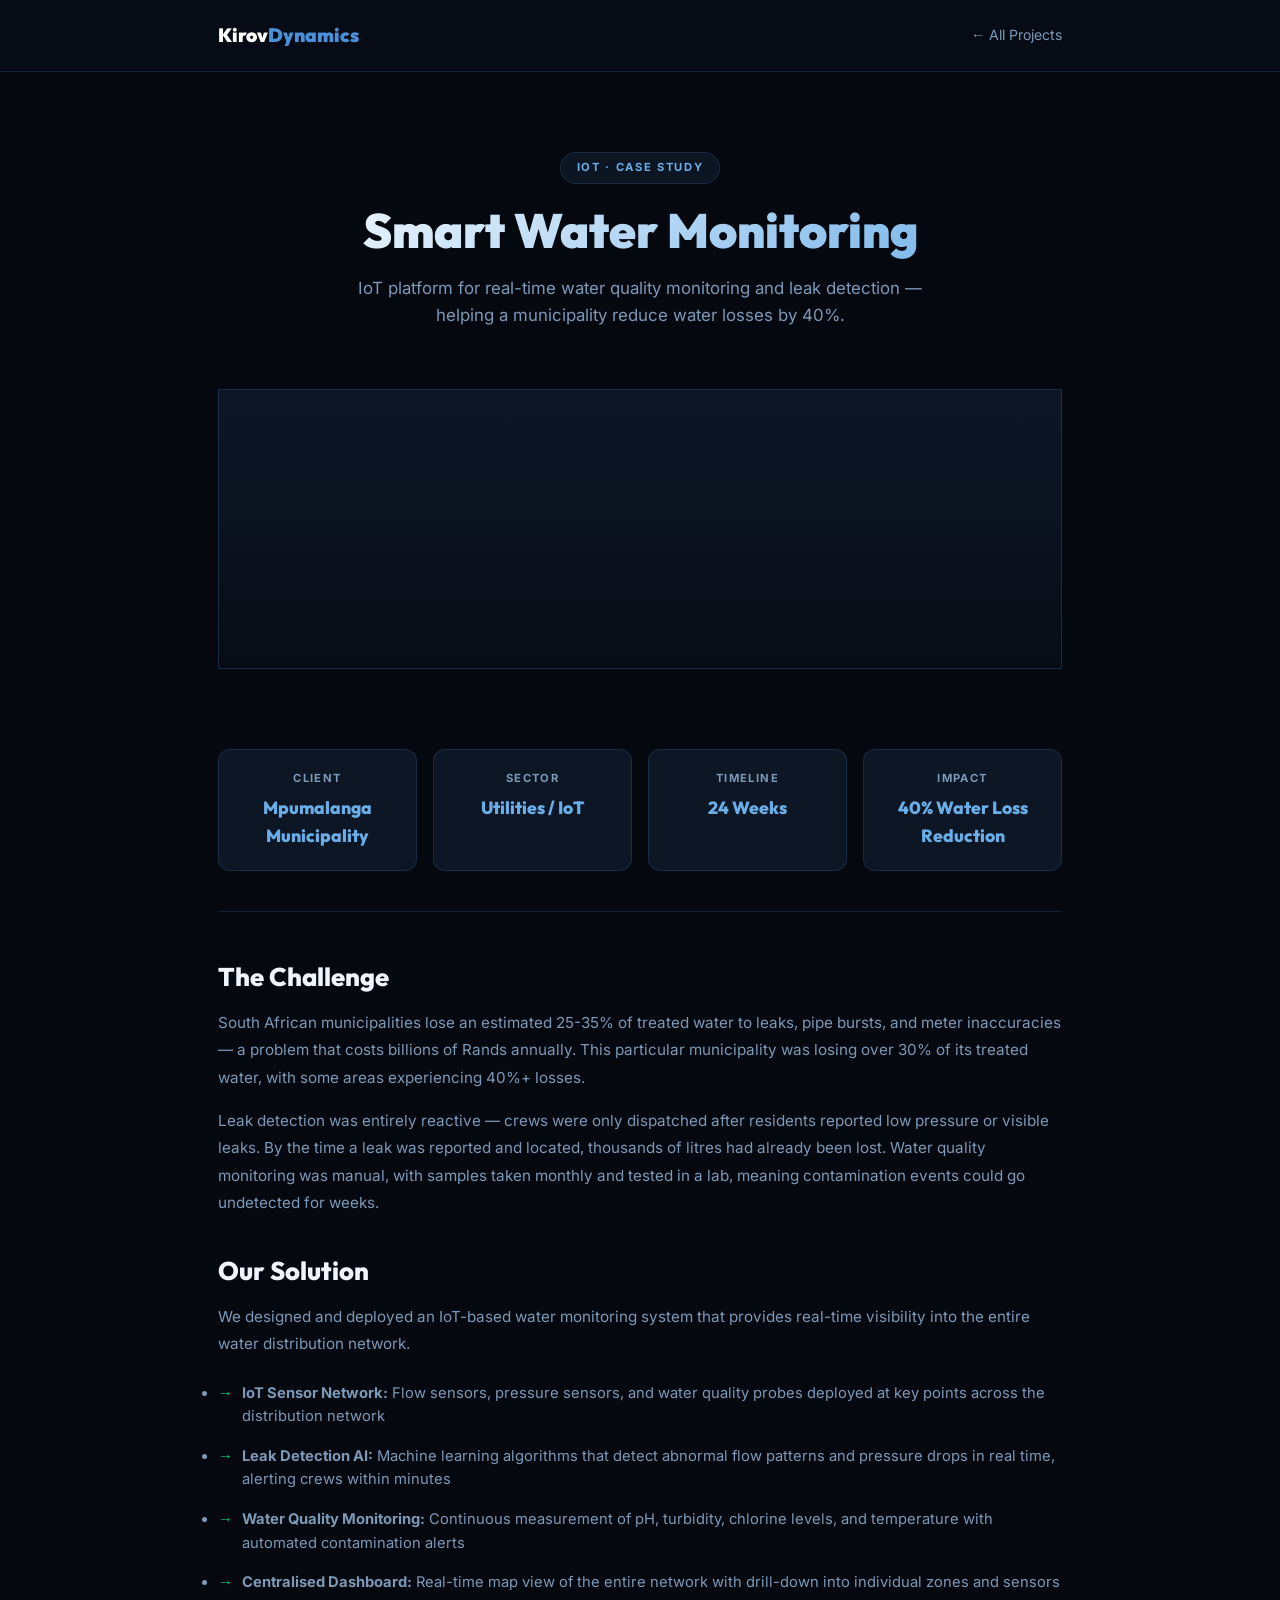
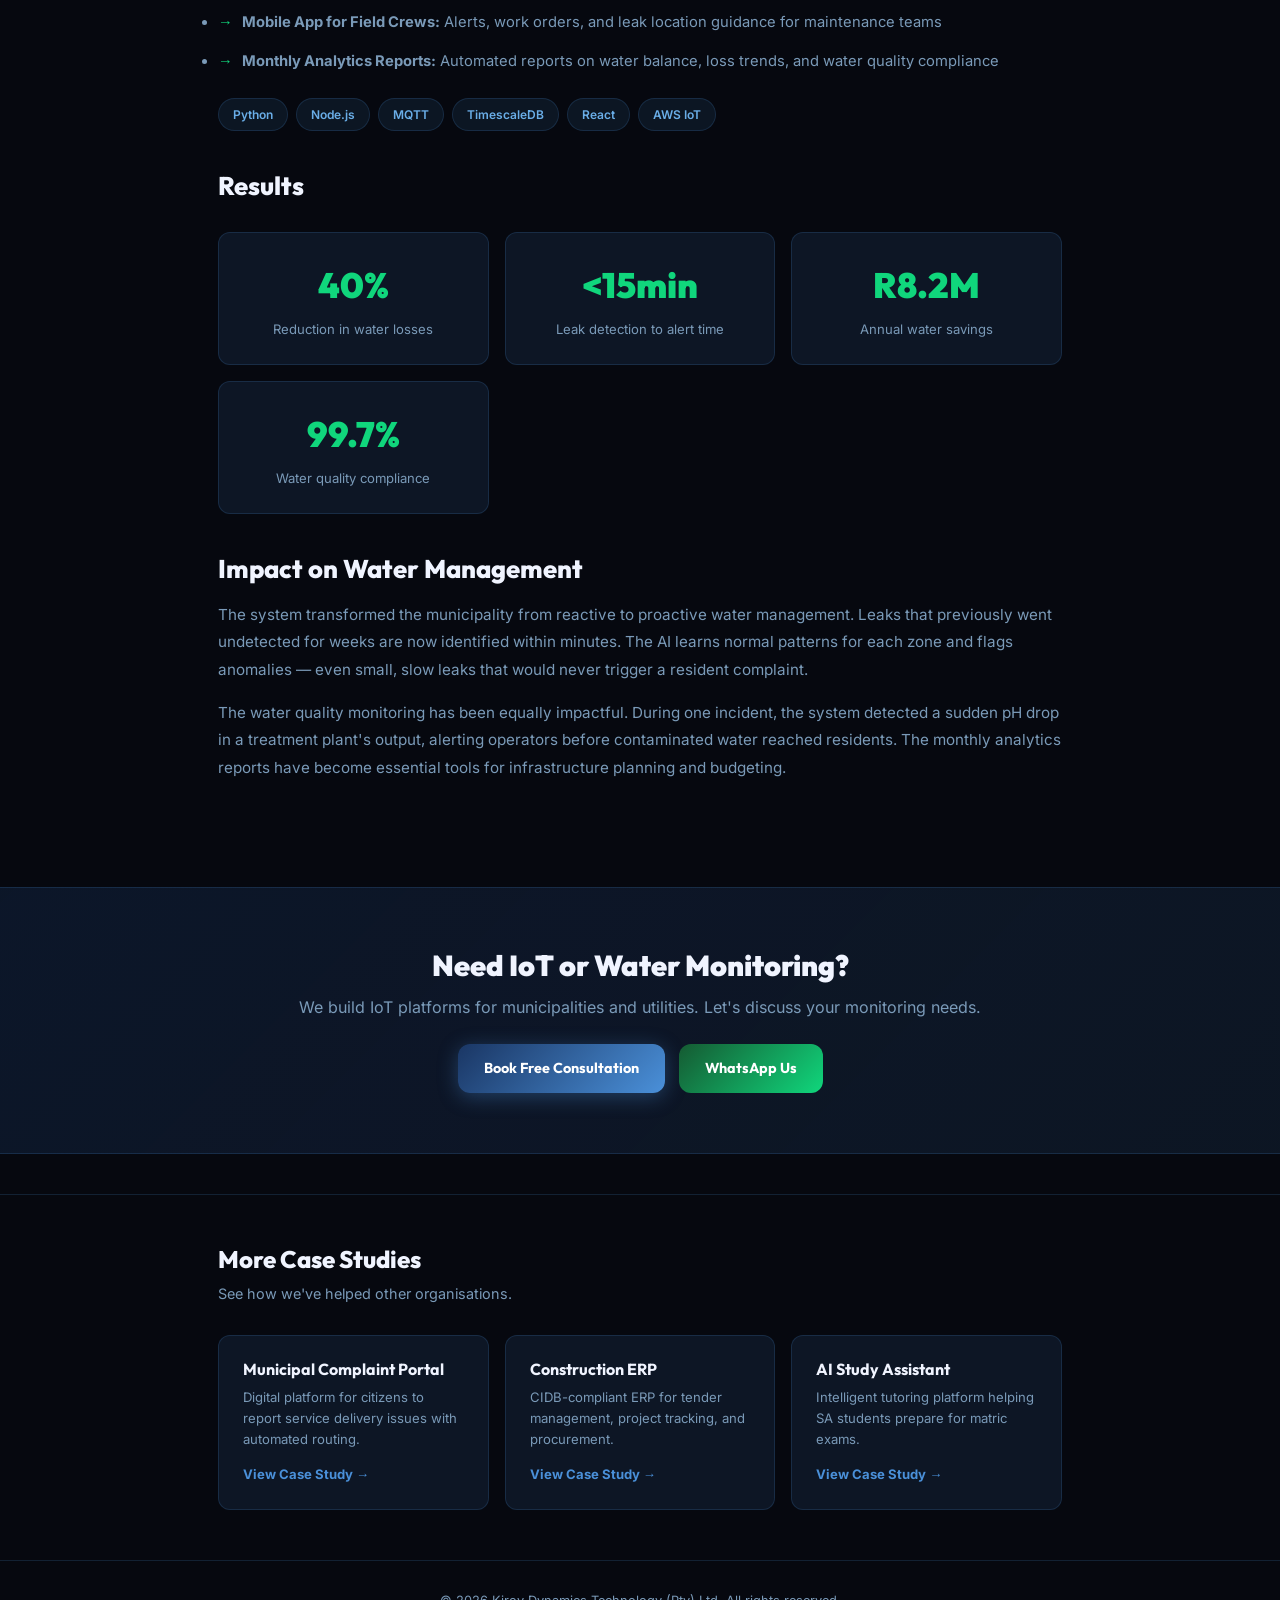
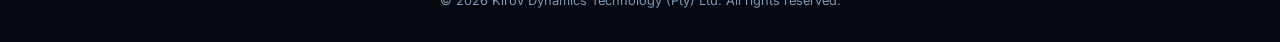
<file: docs/case-studies/smart-water-monitoring.html>
<!DOCTYPE html>
<html lang="en" data-home="../">
<head>
  <meta charset="UTF-8">
  <meta name="viewport" content="width=device-width, initial-scale=1.0">
<meta name="theme-color" content="#0a1628">
<link rel="canonical" href="https://kirov-dynamics-technology.github.io/kirov-dynamics/case-studies/smart-water-monitoring.html">
<meta name="description" content="IoT platform for real-time water quality monitoring and leak detection - helping a municipality reduce water losses by 40%.">
<link rel="icon" href="../favicon.svg" type="image/svg+xml">
<link rel="apple-touch-icon" href="../apple-touch-icon.png">
<meta property="og:site_name" content="Kirov Dynamics Technology">
<meta property="og:title" content="Smart Water Monitoring — Case Study | Kirov Dynamics Technology">
<meta property="og:description" content="IoT platform for real-time water quality monitoring and leak detection - helping a municipality reduce water losses by 40%.">
<meta property="og:type" content="website">
<meta property="og:locale" content="en_ZA">
<meta property="og:url" content="https://kirov-dynamics-technology.github.io/kirov-dynamics/case-studies/smart-water-monitoring.html">
<meta property="og:image" content="https://kirov-dynamics-technology.github.io/kirov-dynamics/og-image.png">
<meta property="og:image:width" content="1200">
<meta property="og:image:height" content="630">
<meta property="og:image:alt" content="Kirov Dynamics Technology - automation, AI, data, cybersecurity and GovTech for South African organisations.">
<meta name="twitter:card" content="summary_large_image">
<meta name="twitter:title" content="Smart Water Monitoring — Case Study | Kirov Dynamics Technology">
<meta name="twitter:description" content="IoT platform for real-time water quality monitoring and leak detection - helping a municipality reduce water losses by 40%.">
<meta name="twitter:image" content="https://kirov-dynamics-technology.github.io/kirov-dynamics/og-image.png">
  <title>Smart Water Monitoring — Case Study | Kirov Dynamics Technology</title>
<link rel="preload" href="../assets/fonts/inter-var.woff2" as="font" type="font/woff2" crossorigin>
  <link rel="preload" href="../assets/fonts/outfit-var.woff2" as="font" type="font/woff2" crossorigin>
  <style>@font-face{font-family:'Inter';font-style:normal;font-weight:100 900;font-display:swap;src:url('../assets/fonts/inter-var.woff2') format('woff2');unicode-range:U+0000-00FF, U+0131, U+0152-0153, U+02BB-02BC, U+02C6, U+02DA, U+02DC, U+0304, U+0308, U+0329, U+2000-206F, U+20AC, U+2122, U+2191, U+2193, U+2212, U+2215, U+FEFF, U+FFFD}
@font-face{font-family:'Outfit';font-style:normal;font-weight:100 900;font-display:swap;src:url('../assets/fonts/outfit-var.woff2') format('woff2');unicode-range:U+0000-00FF, U+0131, U+0152-0153, U+02BB-02BC, U+02C6, U+02DA, U+02DC, U+0304, U+0308, U+0329, U+2000-206F, U+20AC, U+2122, U+2191, U+2193, U+2212, U+2215, U+FEFF, U+FFFD}</style>
  <style>
    :root{--bg:#06080f;--bg-card:#0d1625;--primary:#1a3664;--accent:#4a90d9;--accent-lite:#6aaee8;--teal:#00c8f8;--green:#10d67c;--gold:#f59e0b;--text:#f0f4ff;--muted:#7a9ab8;--border:rgba(74,144,217,0.18);--glass:rgba(8,13,24,0.9);--radius:12px;--transition:0.3s cubic-bezier(0.4,0,0.2,1)}
    *,*::before,*::after{margin:0;padding:0;box-sizing:border-box}
    html{scroll-behavior:smooth;overflow-x:hidden}
    body{font-family:'Inter',sans-serif;background:var(--bg);color:var(--text);line-height:1.6}
    h1,h2,h3,h4{font-family:'Outfit',sans-serif;line-height:1.2}
    a{text-decoration:none;color:inherit}
    .container{max-width:900px;margin:0 auto;padding:0 28px}
    nav{padding:20px 0;border-bottom:1px solid var(--border);background:var(--glass);backdrop-filter:blur(24px);position:sticky;top:0;z-index:100}
    .nav-inner{display:flex;align-items:center;justify-content:space-between}
    .nav-logo{font-family:'Outfit',sans-serif;font-size:1.2rem;font-weight:900;color:#fff}
    .nav-logo span{color:var(--accent)}
    .nav-back{font-size:0.88rem;color:var(--muted);display:flex;align-items:center;gap:6px;transition:var(--transition)}
    .nav-back:hover{color:var(--accent)}
    .cs-hero{padding:80px 0 60px;text-align:center}
    .cs-tag{display:inline-flex;align-items:center;gap:8px;font-size:0.7rem;font-weight:700;letter-spacing:0.15em;text-transform:uppercase;color:var(--accent-lite);background:rgba(74,144,217,0.1);border:1px solid var(--border);padding:6px 16px;border-radius:50px;margin-bottom:18px}
    .cs-hero h1{font-size:clamp(2rem,4.5vw,3rem);font-weight:900;margin-bottom:16px;background:linear-gradient(135deg,#fff 0%,var(--accent-lite) 100%);-webkit-background-clip:text;-webkit-text-fill-color:transparent;background-clip:text}
    .cs-hero p{font-size:1.05rem;color:var(--muted);max-width:600px;margin:0 auto}
.cs-hero-img{position:relative;height:280px;border-radius:var(--radius-lg);overflow:hidden;margin:0 auto 40px;max-width:900px;border:1px solid var(--border);background-color:var(--bg-card);background-size:cover;background-position:center}
.cs-hero-img::after{content:'';position:absolute;inset:0;background:linear-gradient(to top,rgba(6,8,15,.75),rgba(6,8,15,.15) 60%,transparent)}
    .cs-meta{display:grid;grid-template-columns:repeat(auto-fit,minmax(160px,1fr));gap:16px;padding:40px 0;border-bottom:1px solid var(--border)}
    .meta-item{text-align:center;padding:20px;border-radius:var(--radius);background:var(--bg-card);border:1px solid var(--border)}
    .meta-item .label{font-size:0.7rem;font-weight:700;letter-spacing:0.12em;text-transform:uppercase;color:var(--muted);margin-bottom:6px}
    .meta-item .value{font-size:1.1rem;font-weight:800;color:var(--accent-lite);font-family:'Outfit',sans-serif}
    .cs-content{padding:50px 0}
    .cs-content h2{font-size:1.6rem;font-weight:800;margin:40px 0 16px;color:var(--text)}
    .cs-content h2:first-child{margin-top:0}
    .cs-content p{font-size:0.95rem;color:var(--muted);line-height:1.8;margin-bottom:16px}
    .cs-content ul{margin:16px 0;padding-left:0}
    .cs-content li{font-size:0.92rem;color:var(--muted);padding:8px 0 8px 24px;position:relative;line-height:1.6}
    .cs-content li::before{content:'→';position:absolute;left:0;color:var(--green);font-weight:700}
    .results-grid{display:grid;grid-template-columns:repeat(auto-fit,minmax(200px,1fr));gap:16px;margin:30px 0}
    .result-card{background:var(--bg-card);border:1px solid var(--border);border-radius:var(--radius);padding:24px;text-align:center}
    .result-card .number{font-size:2.2rem;font-weight:900;color:var(--green);font-family:'Outfit',sans-serif}
    .result-card .desc{font-size:0.82rem;color:var(--muted);margin-top:6px}
    .tech-tags{display:flex;flex-wrap:wrap;gap:8px;margin:16px 0}
    .tech-tag{font-size:0.75rem;font-weight:600;padding:6px 14px;border-radius:50px;background:rgba(74,144,217,0.1);border:1px solid var(--border);color:var(--accent-lite)}
    .cs-cta{background:linear-gradient(135deg,rgba(26,54,100,0.3),rgba(74,144,217,0.1));border-top:1px solid var(--border);border-bottom:1px solid var(--border);padding:60px 0;text-align:center;margin:40px 0}
    .cs-cta h2{font-size:1.8rem;font-weight:900;margin-bottom:12px}
    .cs-cta p{color:var(--muted);margin-bottom:24px}
    .btn{display:inline-flex;align-items:center;gap:8px;font-family:'Outfit',sans-serif;font-weight:700;font-size:0.9rem;padding:13px 26px;border-radius:var(--radius);transition:var(--transition);cursor:pointer;border:none}
    .btn-primary{background:linear-gradient(135deg,var(--primary),var(--accent));color:#fff;box-shadow:0 4px 20px rgba(74,144,217,0.35)}
    .btn-primary:hover{transform:translateY(-2px);box-shadow:0 8px 32px rgba(74,144,217,0.5)}
    .btn-green{background:linear-gradient(135deg,#155a32,#10d67c);color:#fff}
    .btn-green:hover{transform:translateY(-2px);box-shadow:0 8px 32px rgba(16,214,124,0.5)}
    .cta-btns{display:flex;gap:14px;justify-content:center;flex-wrap:wrap}
    .more-cases{padding:50px 0;border-top:1px solid var(--border)}
    .more-grid{display:grid;grid-template-columns:repeat(auto-fit,minmax(250px,1fr));gap:16px;margin-top:30px}
    .more-card{background:var(--bg-card);border:1px solid var(--border);border-radius:var(--radius);padding:24px;transition:var(--transition)}
    .more-card:hover{border-color:var(--accent);transform:translateY(-2px)}
    .more-card h4{font-size:1rem;font-weight:700;margin-bottom:8px}
    .more-card p{font-size:0.82rem;color:var(--muted);margin-bottom:14px}
    .more-card a{font-size:0.82rem;font-weight:700;color:var(--accent);display:flex;align-items:center;gap:4px}
    footer{padding:30px 0;border-top:1px solid var(--border);font-size:0.8rem;color:var(--muted);text-align:center}
  </style>
<!-- refresh-to-home -->
<script>
/* Refreshing ANY page returns to the homepage. Normal link navigation is left alone.
   A reload is detected from three independent signals, because browsers disagree:
   the Navigation Timing type can read "navigate" after a real refresh, and
   performance.navigation is deprecated and missing from some browsers. */
(function(){
  if (window.top !== window.self) return;      // never fight our own device-mockup iframe
  try {
    var path = location.pathname.replace(/\/+$/, '/');
    var home = new URL(document.documentElement.getAttribute('data-home') || './', location.href)
                 .pathname.replace(/\/+$/, '/');
    var reload = false;

    // 1. Navigation Timing Level 2
    try {
      var n = performance.getEntriesByType && performance.getEntriesByType('navigation')[0];
      if (n && n.type) reload = n.type === 'reload';
    } catch (e) {}

    // 2. deprecated Navigation Timing Level 1
    if (!reload) {
      try { reload = !!(performance.navigation && performance.navigation.type === 1); } catch (e) {}
    }

    // 3. Same URL as the previous document in this tab. A refresh re-enters the identical
    //    URL; ordinary navigation always changes it. Recorded on every page, the
    //    homepage included, so coming back to a page you already visited is not a
    //    false positive. Needs no time window, so a slow reload still counts.
    try {
      var k = 'rth:last';
      if (sessionStorage.getItem(k) === path) reload = true;
      sessionStorage.setItem(k, path);
    } catch (e) {}

    if (reload && path !== home) location.replace(home);
  } catch (e) {}
})();
</script>


<script src="../assets/js/tracking.js" defer></script>
<script type="application/ld+json">
{"@context":"https://schema.org","@graph":[
{"@type":"Article","@id":"https://kirov-dynamics-technology.github.io/kirov-dynamics/case-studies/smart-water-monitoring.html#article","headline":"Smart Water Monitoring Case Study — Real-Time Water Quality & Leak Detection","about":{"@type":"Service","name":"IoT Water Monitoring"},"author":{"@type":"Organization","name":"Kirov Dynamics Technology"},"publisher":{"@type":"Organization","name":"Kirov Dynamics Technology","url":"https://kirov-dynamics-technology.github.io/kirov-dynamics/"},"mainEntityOfPage":"https://kirov-dynamics-technology.github.io/kirov-dynamics/case-studies/smart-water-monitoring.html","inLanguage":"en-ZA","genre":"Case Study"},
{"@type":"BreadcrumbList","@id":"https://kirov-dynamics-technology.github.io/kirov-dynamics/case-studies/smart-water-monitoring.html#breadcrumb","itemListElement":[{"@type":"ListItem","position":1,"name":"Home","item":"https://kirov-dynamics-technology.github.io/kirov-dynamics/"},{"@type":"ListItem","position":2,"name":"Smart Water Monitoring Case Study","item":"https://kirov-dynamics-technology.github.io/kirov-dynamics/case-studies/smart-water-monitoring.html"}]}
]}
</script>
</head>
<body>

<nav>
  <div class="container nav-inner">
    <a href="../index.html" class="nav-logo">Kirov<span>Dynamics</span></a>
    <a href="../index.html#projects" class="nav-back">← All Projects</a>
  </div>
</nav>

<section class="cs-hero">
  <div class="container">
    <span class="cs-tag">IoT · Case Study</span>
    <h1>Smart Water Monitoring</h1>
    <p>IoT platform for real-time water quality monitoring and leak detection — helping a municipality reduce water losses by 40%.</p>
  </div>
</section>

  <div class="container">
    <div class="cs-hero-img" role="img" aria-label="Project imagery" style="background-image:url('https://images.unsplash.com/photo-1566650554919-44ec6bbe2518?auto=format&fm=webp&fit=crop&w=1200&q=72')"></div>
  </div>

<div class="container">
  <div class="cs-meta">
    <div class="meta-item"><div class="label">Client</div><div class="value">Mpumalanga Municipality</div></div>
    <div class="meta-item"><div class="label">Sector</div><div class="value">Utilities / IoT</div></div>
    <div class="meta-item"><div class="label">Timeline</div><div class="value">24 Weeks</div></div>
    <div class="meta-item"><div class="label">Impact</div><div class="value">40% Water Loss Reduction</div></div>
  </div>

  <div class="cs-content">
    <h2>The Challenge</h2>
    <p>South African municipalities lose an estimated 25-35% of treated water to leaks, pipe bursts, and meter inaccuracies — a problem that costs billions of Rands annually. This particular municipality was losing over 30% of its treated water, with some areas experiencing 40%+ losses.</p>
    <p>Leak detection was entirely reactive — crews were only dispatched after residents reported low pressure or visible leaks. By the time a leak was reported and located, thousands of litres had already been lost. Water quality monitoring was manual, with samples taken monthly and tested in a lab, meaning contamination events could go undetected for weeks.</p>

    <h2>Our Solution</h2>
    <p>We designed and deployed an IoT-based water monitoring system that provides real-time visibility into the entire water distribution network.</p>
    <ul>
      <li><strong>IoT Sensor Network:</strong> Flow sensors, pressure sensors, and water quality probes deployed at key points across the distribution network</li>
      <li><strong>Leak Detection AI:</strong> Machine learning algorithms that detect abnormal flow patterns and pressure drops in real time, alerting crews within minutes</li>
      <li><strong>Water Quality Monitoring:</strong> Continuous measurement of pH, turbidity, chlorine levels, and temperature with automated contamination alerts</li>
      <li><strong>Centralised Dashboard:</strong> Real-time map view of the entire network with drill-down into individual zones and sensors</li>
      <li><strong>Mobile App for Field Crews:</strong> Alerts, work orders, and leak location guidance for maintenance teams</li>
      <li><strong>Monthly Analytics Reports:</strong> Automated reports on water balance, loss trends, and water quality compliance</li>
    </ul>

    <div class="tech-tags">
      <span class="tech-tag">Python</span>
      <span class="tech-tag">Node.js</span>
      <span class="tech-tag">MQTT</span>
      <span class="tech-tag">TimescaleDB</span>
      <span class="tech-tag">React</span>
      <span class="tech-tag">AWS IoT</span>
    </div>

    <h2>Results</h2>
    <div class="results-grid">
      <div class="result-card"><div class="number">40%</div><div class="desc">Reduction in water losses</div></div>
      <div class="result-card"><div class="number">&lt;15min</div><div class="desc">Leak detection to alert time</div></div>
      <div class="result-card"><div class="number">R8.2M</div><div class="desc">Annual water savings</div></div>
      <div class="result-card"><div class="number">99.7%</div><div class="desc">Water quality compliance</div></div>
    </div>

    <h2>Impact on Water Management</h2>
    <p>The system transformed the municipality from reactive to proactive water management. Leaks that previously went undetected for weeks are now identified within minutes. The AI learns normal patterns for each zone and flags anomalies — even small, slow leaks that would never trigger a resident complaint.</p>
    <p>The water quality monitoring has been equally impactful. During one incident, the system detected a sudden pH drop in a treatment plant's output, alerting operators before contaminated water reached residents. The monthly analytics reports have become essential tools for infrastructure planning and budgeting.</p>
  </div>
</div>

<section class="cs-cta">
  <div class="container">
    <h2>Need IoT or Water Monitoring?</h2>
    <p>We build IoT platforms for municipalities and utilities. Let's discuss your monitoring needs.</p>
    <div class="cta-btns">
      <a href="../index.html#contact" class="btn btn-primary">Book Free Consultation</a>
      <a href="https://wa.me/27781172470?text=Hi%20Kirov%2C%20I%27m%20interested%20in%20IoT%20water%20monitoring" target="_blank" class="btn btn-green">WhatsApp Us</a>
    </div>
  </div>
</section>

<section class="more-cases">
  <div class="container">
    <h2 style="font-size:1.5rem;font-weight:800;margin-bottom:8px">More Case Studies</h2>
    <p style="color:var(--muted);font-size:0.9rem">See how we've helped other organisations.</p>
    <div class="more-grid">
      <div class="more-card">
        <h4>Municipal Complaint Portal</h4>
        <p>Digital platform for citizens to report service delivery issues with automated routing.</p>
        <a href="municipal-complaint-portal.html">View Case Study →</a>
      </div>
      <div class="more-card">
        <h4>Construction ERP</h4>
        <p>CIDB-compliant ERP for tender management, project tracking, and procurement.</p>
        <a href="construction-erp.html">View Case Study →</a>
      </div>
      <div class="more-card">
        <h4>AI Study Assistant</h4>
        <p>Intelligent tutoring platform helping SA students prepare for matric exams.</p>
        <a href="ai-study-assistant.html">View Case Study →</a>
      </div>
    </div>
  </div>
</section>

<footer>
  <p>&copy; 2026 Kirov Dynamics Technology (Pty) Ltd. All rights reserved.</p>
</footer>

</body>
</html>
</file>
